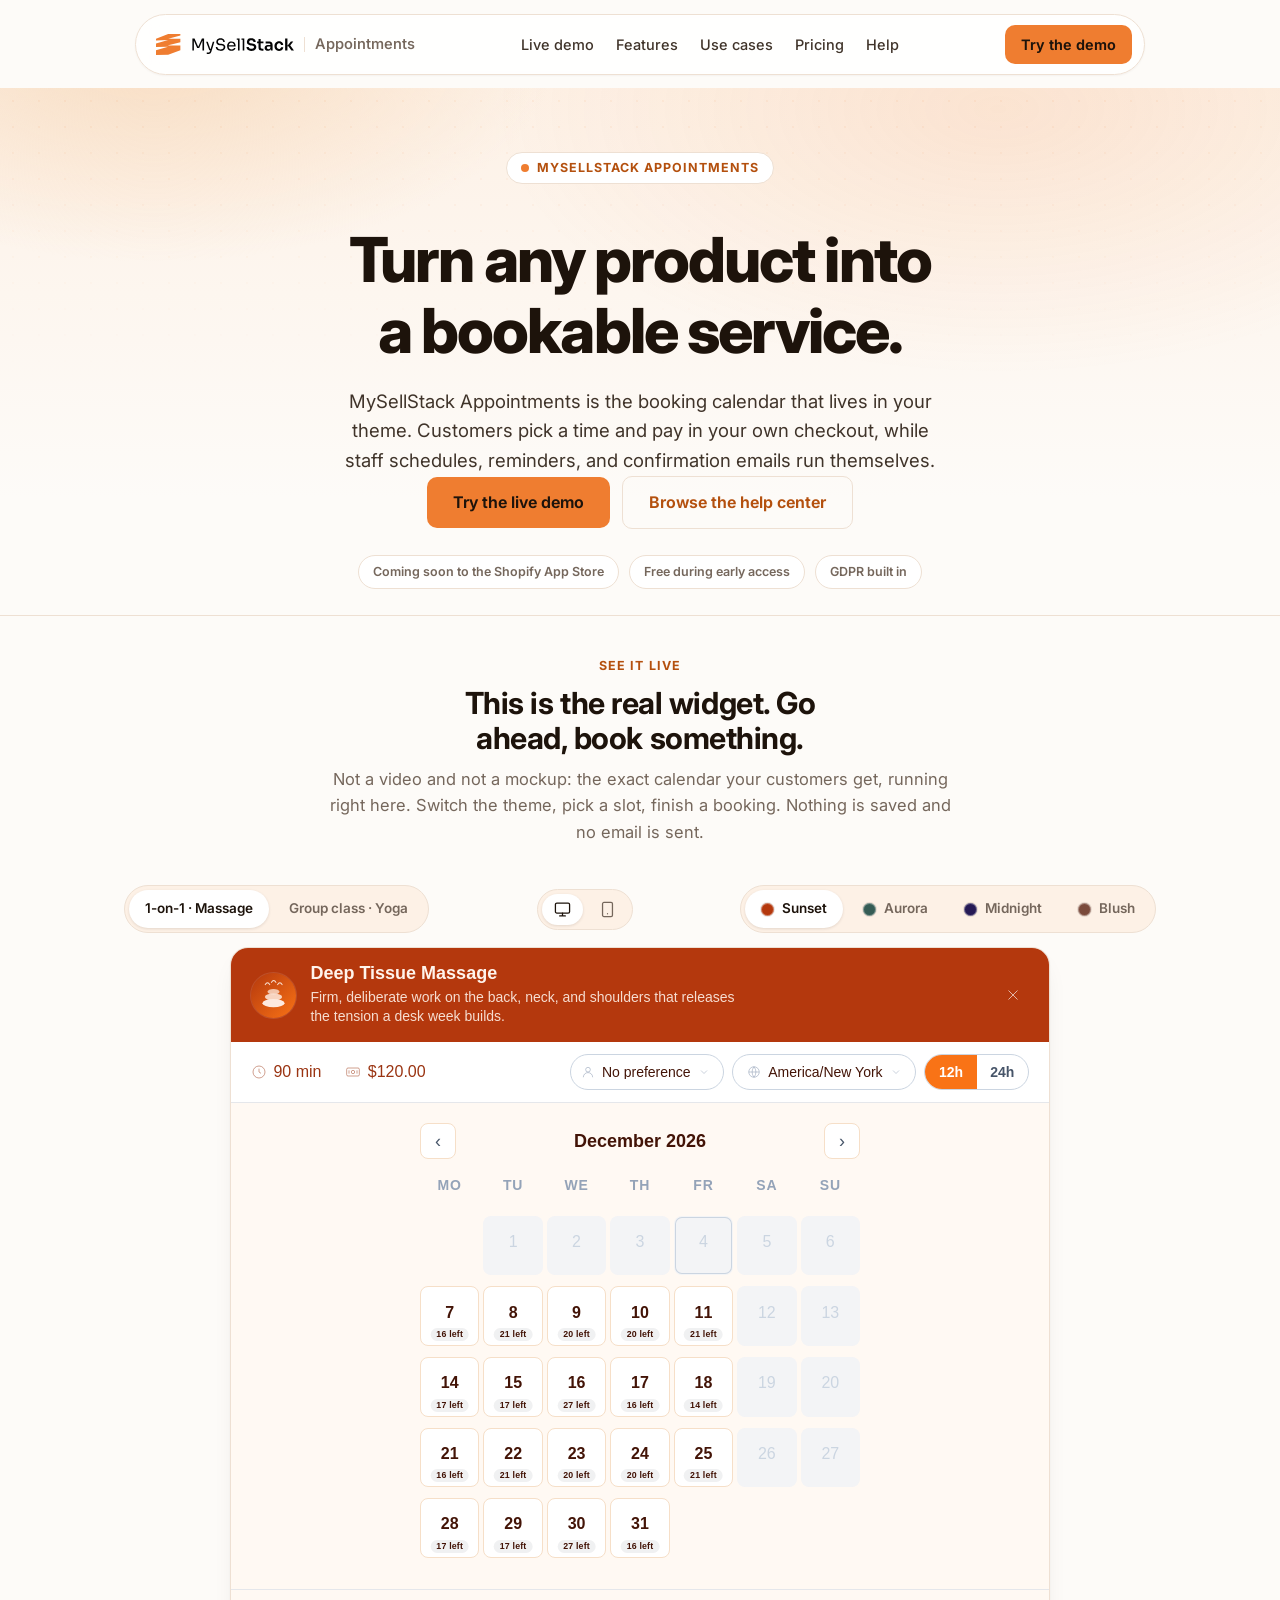
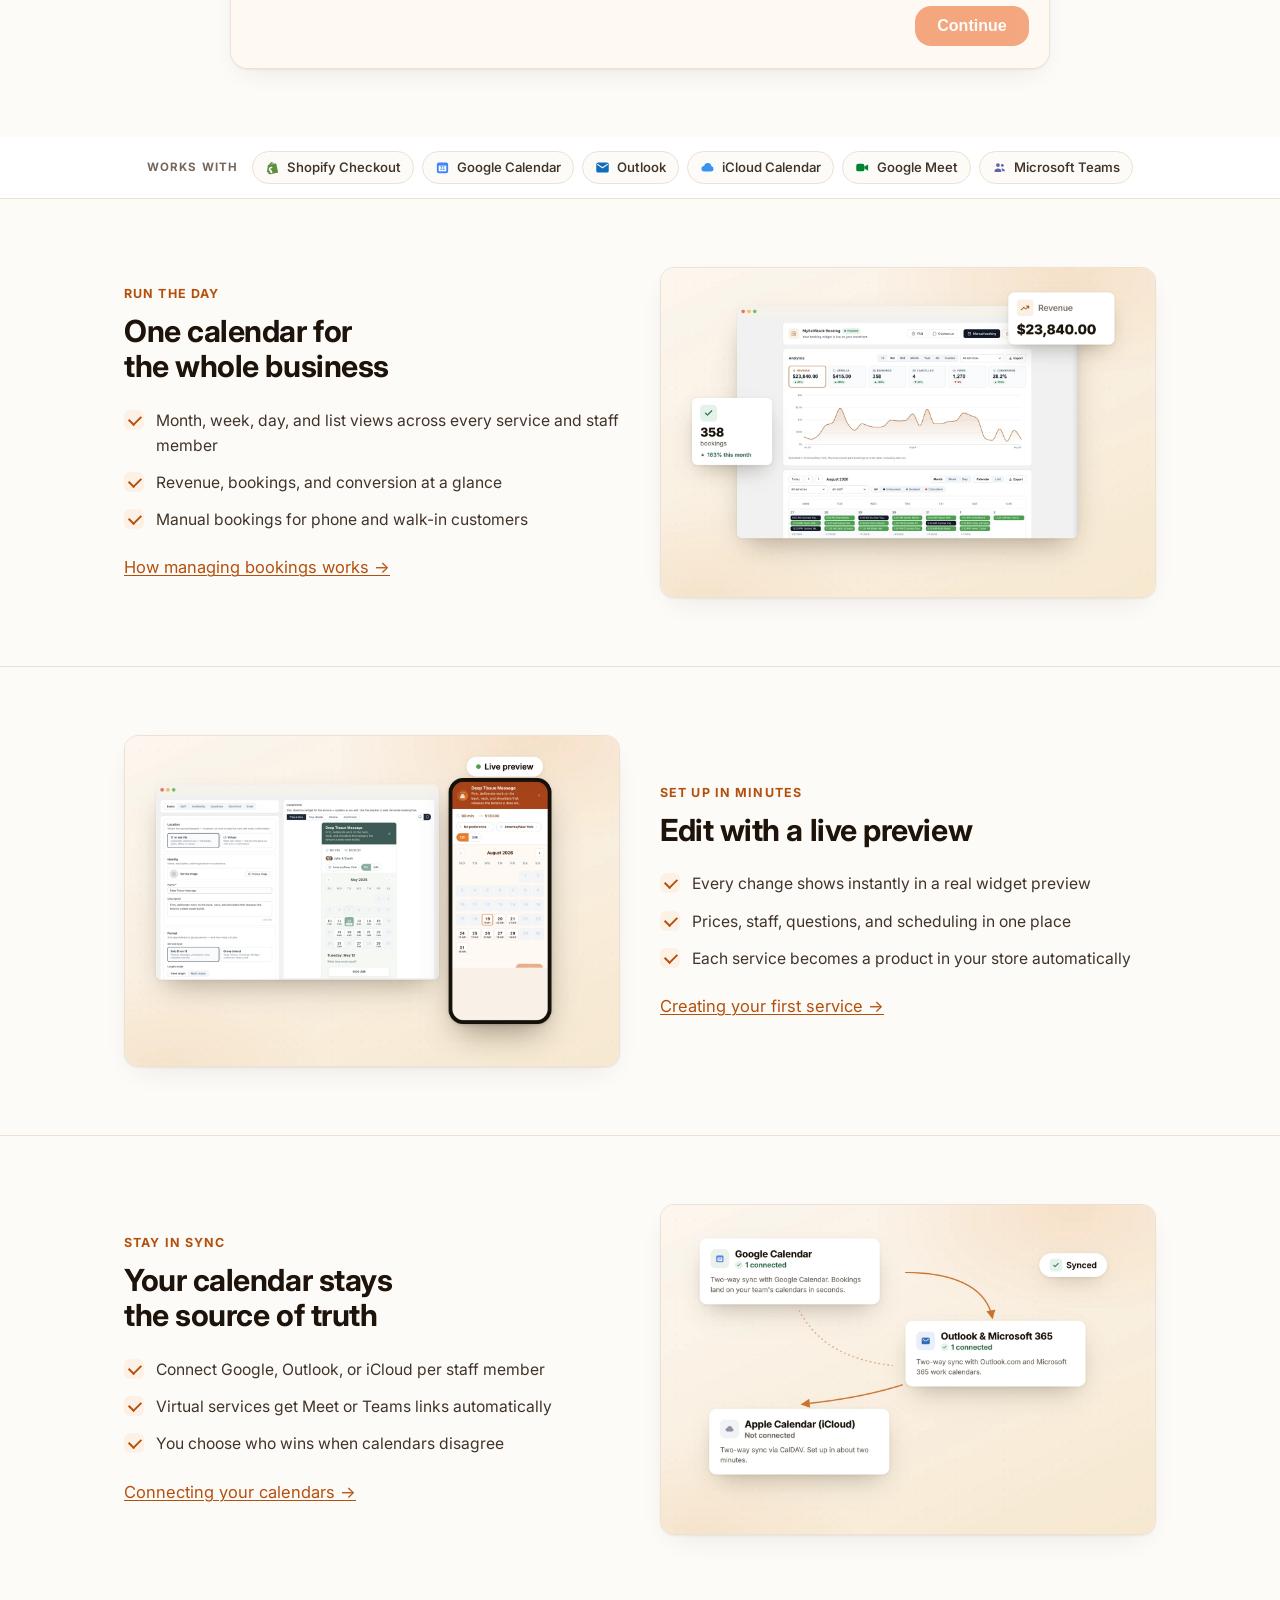
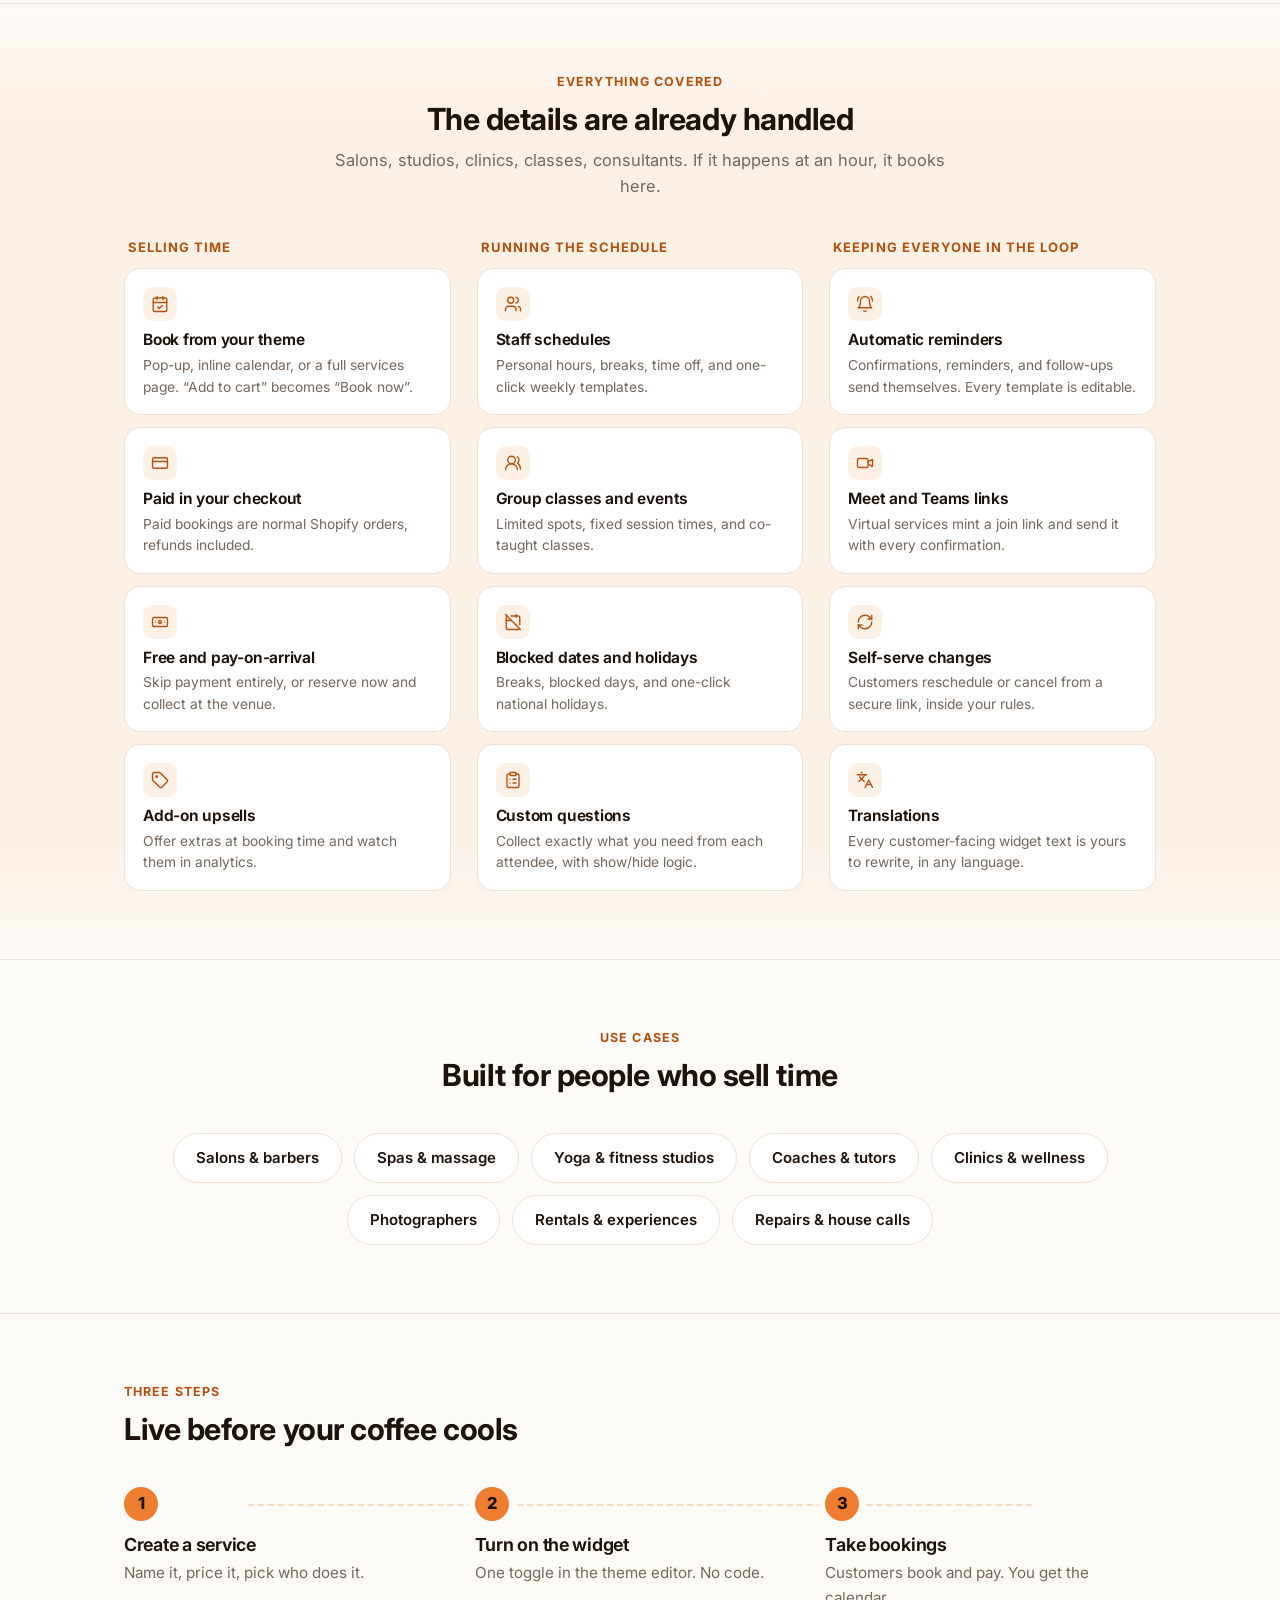
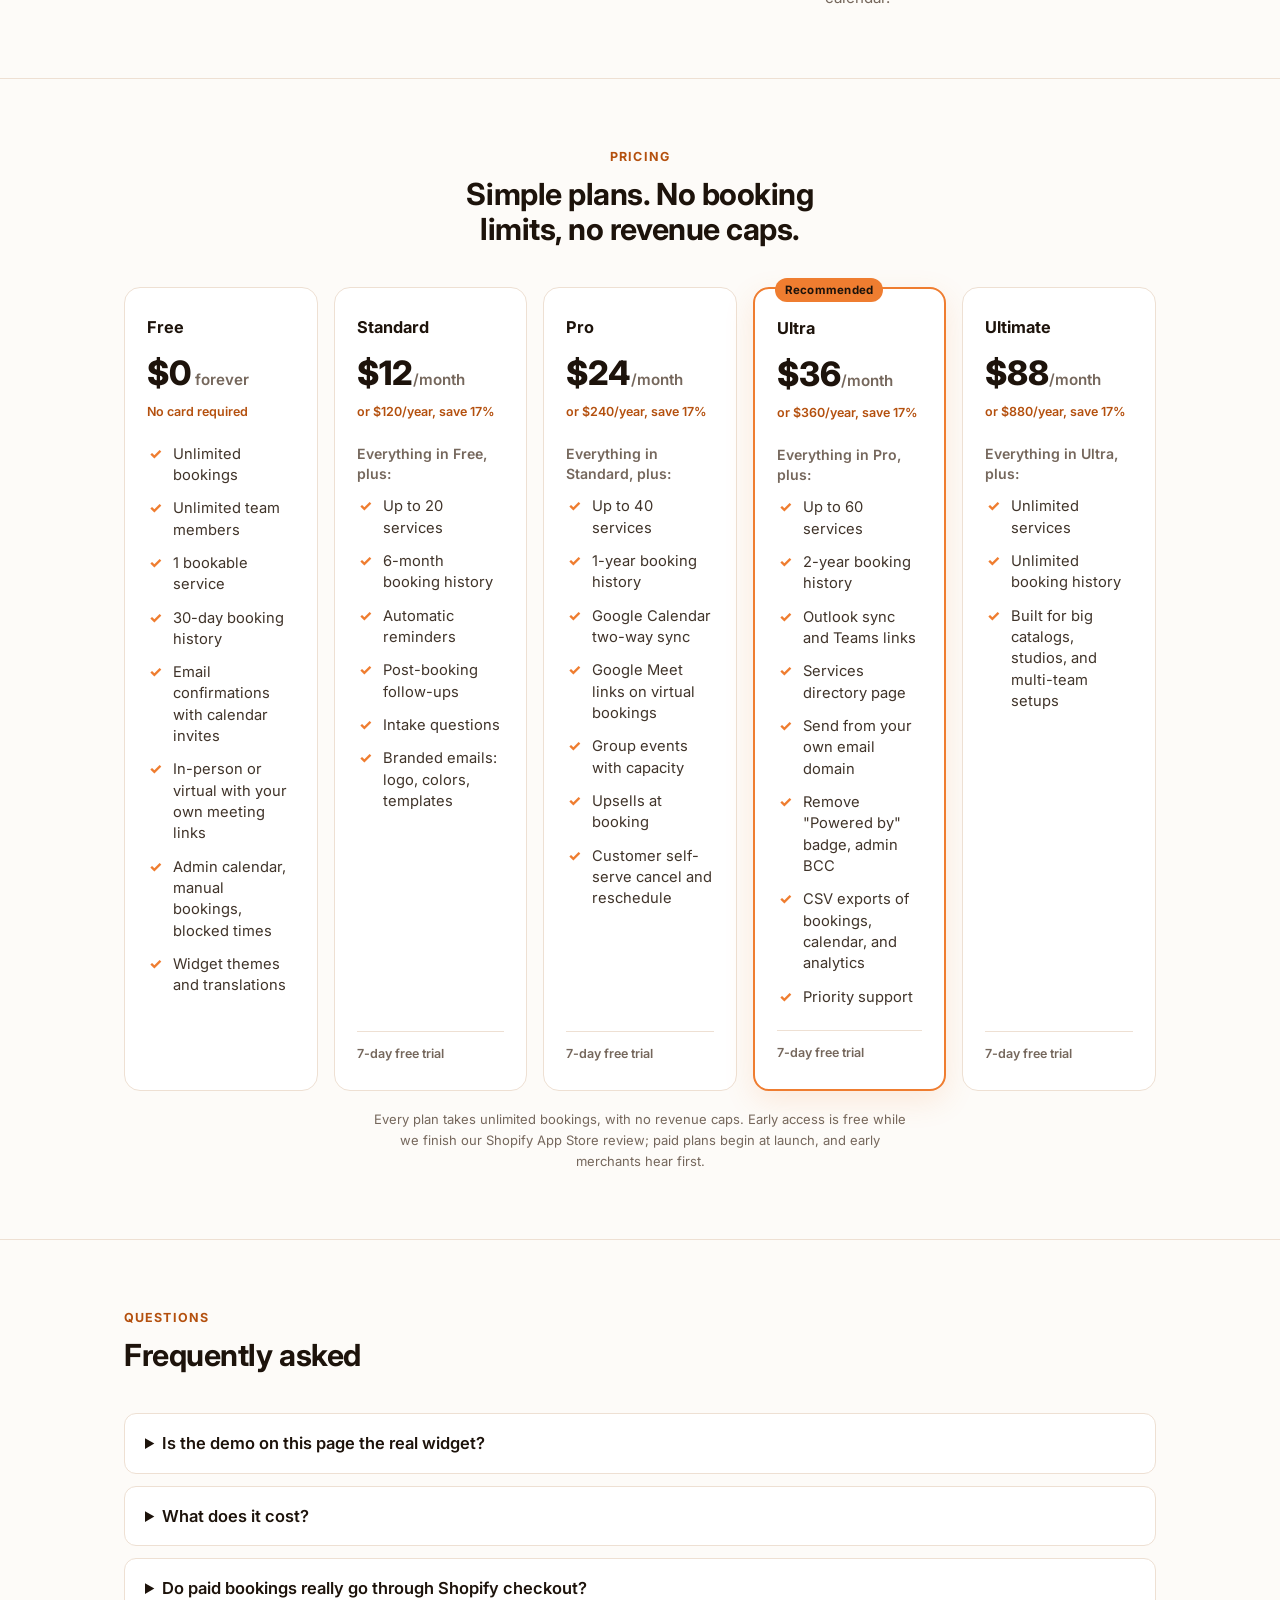
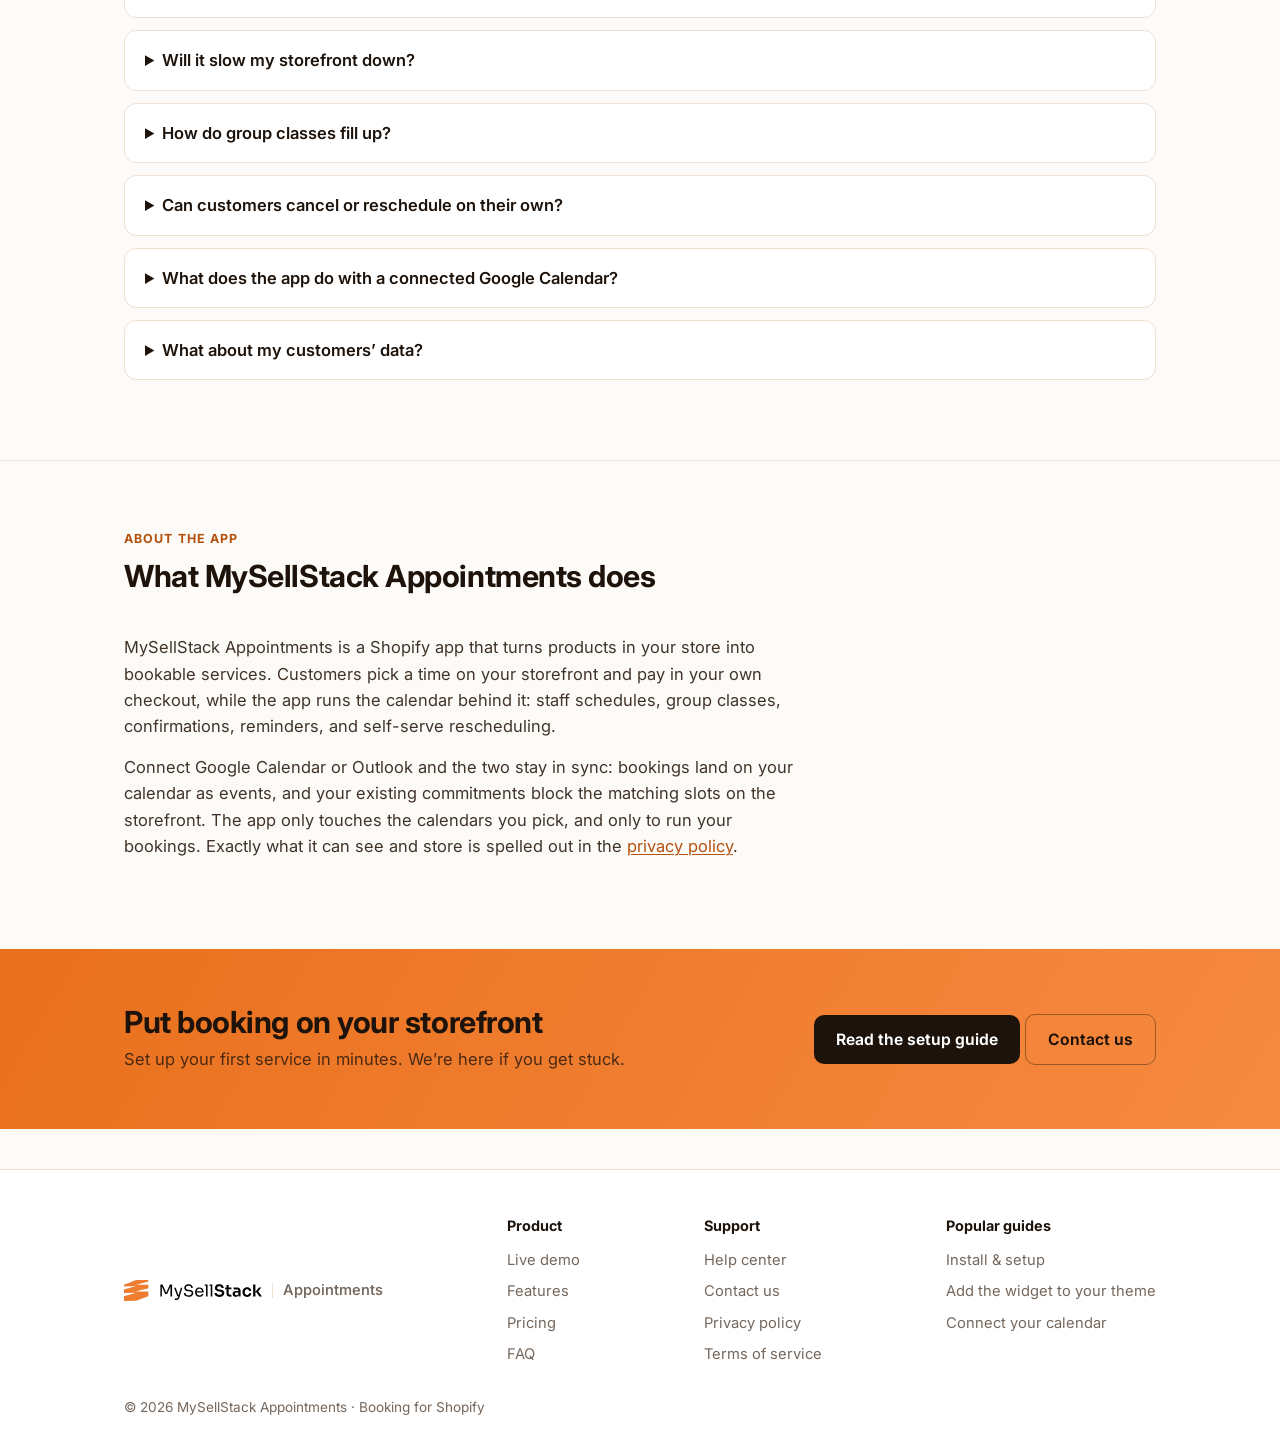
<file: index.html>
<!doctype html>
<html lang="en">
<head>
  <meta charset="utf-8">
  <meta name="viewport" content="width=device-width, initial-scale=1">
  <meta name="theme-color" content="#ef7d30">
  <title>MySellStack Appointments · Appointment booking for Shopify</title>
  <meta name="description" content="MySellStack Appointments adds appointment booking to your Shopify storefront. Try the live booking widget, switch themes, and see how services, staff, and reminders work together.">
  <meta property="og:type" content="website">
  <meta property="og:title" content="MySellStack Appointments · Appointment booking for Shopify">
  <meta property="og:description" content="Turn any product into a bookable service. Try the real booking widget live, right on the homepage.">
  <meta property="og:url" content="https://mysellstack.com/">
  <meta property="og:site_name" content="MySellStack Appointments">
  <meta property="og:image" content="https://mysellstack.com/assets/home-hero-scene.webp">
  <meta name="twitter:card" content="summary_large_image">
  <script type="application/ld+json">
  {
    "@context": "https://schema.org",
    "@type": "SoftwareApplication",
    "name": "MySellStack Appointments",
    "url": "https://mysellstack.com/",
    "applicationCategory": "BusinessApplication",
    "operatingSystem": "Web",
    "description": "MySellStack Appointments is a Shopify app that adds appointment booking to your storefront. Customers pick a time and pay in your own checkout, while the app runs staff schedules, group classes, reminders, and two-way calendar sync with Google Calendar and Outlook.",
    "offers": { "@type": "Offer", "price": "0", "priceCurrency": "USD" },
    "publisher": { "@type": "Organization", "name": "MySellStack", "url": "https://mysellstack.com/" }
  }
  </script>
  <link rel="icon" href="data:image/svg+xml,%3Csvg xmlns='http://www.w3.org/2000/svg' viewBox='0 0 64 64'%3E%3Crect width='64' height='64' rx='14' fill='%23ef7d30'/%3E%3Cpolygon fill='%23040404' transform='translate(10.4 13.35) scale(0.877)' points='24.8 9.45 49.27 3.16 49.27 .05 24.65 0 24.65 0 0 9.83 0 12.93 24.46 12.3 24.63 12.25 24.63 12.35 24.46 12.35 0 19.34 0 26.49 24.46 25.86 24.63 25.81 24.63 25.99 24.46 25.99 24.46 26 0 32.97 0 42.52 24.46 41.9 24.59 41.89 24.6 41.89 24.64 41.87 49.27 32.74 49.27 23.2 24.8 23.14 24.8 23.13 24.64 23.18 24.64 23.01 24.8 23.01 49.27 16.72 49.27 9.57 24.64 9.45 24.8 9.45'/%3E%3C/svg%3E">
  <link rel="apple-touch-icon" href="assets/brand/apple-touch-icon.png">
  <link rel="preconnect" href="https://fonts.googleapis.com">
  <link rel="preconnect" href="https://fonts.gstatic.com" crossorigin>
  <link rel="stylesheet" href="https://fonts.googleapis.com/css2?family=Inter:wght@400;500;650;700;800&display=swap">
  <script>document.documentElement.classList.add("js");</script>
  <link rel="stylesheet" href="css/site.css?v=6">
</head>
<body class="v3">

<header class="pill-nav" id="top">
  <div class="pill-nav-inner">
    <a class="brand" href="index.html"><img class="brand-logo" src="assets/brand/mysellstack-wordmark.svg" alt="MySellStack Appointments" width="279" height="43"><span class="brand-sub" aria-hidden="true">Appointments</span></a>
    <nav class="pill-links">
      <a href="#demo">Live demo</a>
      <a href="#features">Features</a>
      <a href="#use-cases">Use cases</a>
      <a href="#pricing">Pricing</a>
      <a href="help/index.html">Help</a>
    </nav>
    <a class="btn btn-sm" href="#demo">Try the demo</a>
  </div>
</header>

<main>
  <section class="hero hero-center">
    <div class="wrap">
      <span class="eyebrow eyebrow-live"><span class="pulse"></span>MySellStack Appointments</span>
      <h1>Turn any product into<br>a bookable service.</h1>
      <p class="lede">
        MySellStack Appointments is the booking calendar that lives in your
        theme. Customers pick a time and pay in your own checkout, while
        staff schedules, reminders, and confirmation emails run themselves.
      </p>
      <div class="cta-row cta-center">
        <a class="btn btn-lg" href="#demo">Try the live demo</a>
        <a class="btn btn-ghost btn-lg" href="help/index.html">Browse the help center</a>
      </div>
      <div class="badge-row">
        <span class="badge-chip">Coming soon to the Shopify App Store</span>
        <span class="badge-chip">Free during early access</span>
        <span class="badge-chip">GDPR built in</span>
      </div>
    </div>
  </section>

  <section class="section demo-section" id="demo">
    <div class="wrap">
      <div class="section-head section-head-center reveal">
        <div class="kicker">See it live</div>
        <h2>This is the real widget. Go ahead, book something.</h2>
        <p>Not a video and not a mockup: the exact calendar your customers
           get, running right here. Switch the theme, pick a slot, finish a
           booking. Nothing is saved and no email is sent.</p>
      </div>

      <div class="demo-controls reveal">
        <div class="demo-tabs" role="group" aria-label="Demo service">
          <button type="button" class="demo-tab is-active" aria-pressed="true" data-demo-product="15000934023279">
            1-on-1 · Massage
          </button>
          <button type="button" class="demo-tab" aria-pressed="false" data-demo-product="14988618661999">
            Group class · Yoga
          </button>
        </div>
        <div class="view-toggle" role="group" aria-label="Preview width">
          <button type="button" class="view-btn is-active" aria-pressed="true" aria-label="Desktop width" data-demo-view="desktop">
            <svg viewBox="0 0 24 24" fill="none" stroke="currentColor" stroke-width="1.8" stroke-linecap="round" stroke-linejoin="round"><rect x="2" y="3" width="20" height="14" rx="2"/><path d="M8 21h8M12 17v4"/></svg>
          </button>
          <button type="button" class="view-btn" aria-pressed="false" aria-label="Phone width" data-demo-view="mobile">
            <svg viewBox="0 0 24 24" fill="none" stroke="currentColor" stroke-width="1.8" stroke-linecap="round" stroke-linejoin="round"><rect x="5" y="2" width="14" height="20" rx="2"/><path d="M12 18h.01"/></svg>
          </button>
        </div>
        <div class="demo-themes" role="group" aria-label="Widget theme">
          <button type="button" class="theme-pill is-active" aria-pressed="true" data-demo-theme="sunset">
            <span class="swatch" style="background:#B4380D"></span>Sunset
          </button>
          <button type="button" class="theme-pill" aria-pressed="false" data-demo-theme="aurora">
            <span class="swatch" style="background:#355C55"></span>Aurora
          </button>
          <button type="button" class="theme-pill" aria-pressed="false" data-demo-theme="midnight">
            <span class="swatch" style="background:#251A55"></span>Midnight
          </button>
          <button type="button" class="theme-pill" aria-pressed="false" data-demo-theme="blush">
            <span class="swatch" style="background:#7A4A3B"></span>Blush
          </button>
        </div>
      </div>

      <div class="demo-stage reveal" id="demo-stage">
        <noscript><p class="demo-note" style="padding:40px 20px">The live demo
           needs JavaScript. Everything else on this page works without it.</p></noscript>
        <iframe id="demo-frame" src="demo/frame.html?theme=sunset&amp;product=15000934023279"
          title="Live booking widget demo" loading="lazy" scrolling="no"></iframe>
      </div>
    </div>
  </section>

  <div class="trust">
    <div class="wrap trust-row">
      <span class="trust-label">Works with</span>
      <span class="chip"><svg viewBox="0 0 24 24" fill="#5E8E3E"><path d="M15.5 5.5c-.2-.1-.4-.1-.6 0l-.9.3C13.6 4.2 12.6 3 11.2 3 9.1 3 7.6 5.3 7 7.3l-1.8.6c-.5.2-.6.3-.7.9L3 19.5 14.3 21.7 21 20 18 5.9c0-.2-.2-.4-.5-.4h-.7l-1.3.1zM12.9 6.2l-1.6.5c.3-1 .9-2.1 1.6-2.1.3 0 .5.2.7.5-.3.3-.5.7-.7 1.1zm-1.7-1.7c.2-.2.4-.3.6-.3.9 0 1.4.9 1.7 2.2l-2.9.9c.1-1 .3-2.1.6-2.8zM12 11.2l-.8 2.5s-.7-.4-1.6-.3c-1.3.1-1.3.9-1.3 1.1 0 1.2 3.2 1.7 3.4 4.5.1 2.2-1.2 3.7-3.1 3.9-2.3.1-3.5-1.2-3.5-1.2l.5-2.1s1.3 1 2.3.9c.7 0 .9-.6.9-.9 0-1.6-2.6-1.7-2.8-4.3-.1-2.2 1.3-4.4 4.4-4.6 1.2-.1 1.6.5 1.6.5z"/></svg>Shopify Checkout</span>
      <span class="chip"><svg viewBox="0 0 24 24"><rect x="3" y="4" width="18" height="17" rx="3" fill="#4285F4"/><rect x="6" y="9" width="12" height="9" fill="#fff"/><text x="12" y="16.4" font-family="Arial, sans-serif" font-size="7.4" font-weight="bold" fill="#4285F4" text-anchor="middle">31</text></svg>Google Calendar</span>
      <span class="chip"><svg viewBox="0 0 24 24"><rect x="2" y="4" width="20" height="16" rx="3" fill="#0F6CBD"/><path d="m4 7 8 5.5L20 7" stroke="#fff" stroke-width="1.7" fill="none" stroke-linecap="round" stroke-linejoin="round"/></svg>Outlook</span>
      <span class="chip"><svg viewBox="0 0 24 24" fill="#3693F3"><path d="M18.4 10.1A6 6 0 0 0 6.6 9.4 4.5 4.5 0 0 0 7 18.4h10.5a4.2 4.2 0 0 0 .9-8.3z"/></svg>iCloud Calendar</span>
      <span class="chip"><svg viewBox="0 0 24 24"><rect x="2" y="6" width="13" height="12" rx="3" fill="#00832D"/><path d="M15 10.5 21 7v10l-6-3.5z" fill="#00832D"/></svg>Google Meet</span>
      <span class="chip"><svg viewBox="0 0 24 24" fill="#6264A7"><circle cx="9.5" cy="8" r="3"/><circle cx="16.5" cy="8.6" r="2.2"/><path d="M4 19a5.5 5.5 0 0 1 11 0zM15.9 13.5a4.6 4.6 0 0 1 4.6 4.6h-4a7 7 0 0 0-1.6-4.2 4.6 4.6 0 0 1 1-.4z"/></svg>Microsoft Teams</span>
    </div>
  </div>

  <section class="section" id="tour">
    <div class="wrap grid-2 reveal">
      <div>
        <div class="kicker">Run the day</div>
        <h2>One calendar for the whole business</h2>
        <ul class="checks">
          <li>Month, week, day, and list views across every service and staff member</li>
          <li>Revenue, bookings, and conversion at a glance</li>
          <li>Manual bookings for phone and walk-in customers</li>
        </ul>
        <p><a href="help/manage-bookings.html">How managing bookings works →</a></p>
      </div>
      <figure class="shot">
        <img src="assets/home-dashboard-scene.webp" alt="The admin dashboard in a browser window showing revenue analytics, with floating revenue and bookings stat cards" width="1536" height="1024" loading="lazy">
      </figure>
    </div>
  </section>

  <section class="section">
    <div class="wrap grid-2 reveal">
      <figure class="shot">
        <img src="assets/home-editor-scene.webp" alt="The service editor with the live storefront preview shown on a phone beside it" width="1536" height="1024" loading="lazy">
      </figure>
      <div>
        <div class="kicker">Set up in minutes</div>
        <h2>Edit with a live preview</h2>
        <ul class="checks">
          <li>Every change shows instantly in a real widget preview</li>
          <li>Prices, staff, questions, and scheduling in one place</li>
          <li>Each service becomes a product in your store automatically</li>
        </ul>
        <p><a href="help/create-a-service.html">Creating your first service →</a></p>
      </div>
    </div>
  </section>

  <section class="section">
    <div class="wrap grid-2 reveal">
      <div>
        <div class="kicker">Stay in sync</div>
        <h2>Your calendar stays the source of truth</h2>
        <ul class="checks">
          <li>Connect Google, Outlook, or iCloud per staff member</li>
          <li>Virtual services get Meet or Teams links automatically</li>
          <li>You choose who wins when calendars disagree</li>
        </ul>
        <p><a href="help/connect-calendars.html">Connecting your calendars →</a></p>
      </div>
      <figure class="shot">
        <img src="assets/home-integrations-scene.webp" alt="Google, Microsoft and Apple calendar connection cards linked by two-way sync arrows" width="1536" height="1024" loading="lazy">
      </figure>
    </div>
  </section>

  <section class="section section-tinted" id="features">
    <div class="wrap">
      <div class="section-head section-head-center reveal">
        <div class="kicker">Everything covered</div>
        <h2>The details are already handled</h2>
        <p>Salons, studios, clinics, classes, consultants. If it happens at an
           hour, it books here.</p>
      </div>
      <div class="tile-groups reveal">
        <div class="tile-group">
          <h3 class="group-title">Selling time</h3>
          <div class="tile"><span class="t-icon"><svg viewBox="0 0 24 24" fill="none" stroke="currentColor" stroke-width="1.8" stroke-linecap="round" stroke-linejoin="round"><rect x="3" y="4" width="18" height="18" rx="2"/><path d="M16 2v4M8 2v4M3 10h18"/><path d="m9 16 2 2 4-4"/></svg></span><h3>Book from your theme</h3><p>Pop-up, inline calendar, or a full services page. “Add to cart” becomes “Book now”.</p></div>
          <div class="tile"><span class="t-icon"><svg viewBox="0 0 24 24" fill="none" stroke="currentColor" stroke-width="1.8" stroke-linecap="round" stroke-linejoin="round"><rect x="2" y="5" width="20" height="14" rx="2"/><path d="M2 10h20"/></svg></span><h3>Paid in your checkout</h3><p>Paid bookings are normal Shopify orders, refunds included.</p></div>
          <div class="tile"><span class="t-icon"><svg viewBox="0 0 24 24" fill="none" stroke="currentColor" stroke-width="1.8" stroke-linecap="round" stroke-linejoin="round"><rect x="2" y="6" width="20" height="12" rx="2"/><circle cx="12" cy="12" r="2"/><path d="M6 12h.01M18 12h.01"/></svg></span><h3>Free and pay-on-arrival</h3><p>Skip payment entirely, or reserve now and collect at the venue.</p></div>
          <div class="tile"><span class="t-icon"><svg viewBox="0 0 24 24" fill="none" stroke="currentColor" stroke-width="1.8" stroke-linecap="round" stroke-linejoin="round"><path d="M12.586 2.586A2 2 0 0 0 11.172 2H4a2 2 0 0 0-2 2v7.172a2 2 0 0 0 .586 1.414l8.704 8.704a2.426 2.426 0 0 0 3.42 0l6.58-6.58a2.426 2.426 0 0 0 0-3.42z"/><circle cx="7.5" cy="7.5" r="1"/></svg></span><h3>Add-on upsells</h3><p>Offer extras at booking time and watch them in analytics.</p></div>
        </div>
        <div class="tile-group">
          <h3 class="group-title">Running the schedule</h3>
          <div class="tile"><span class="t-icon"><svg viewBox="0 0 24 24" fill="none" stroke="currentColor" stroke-width="1.8" stroke-linecap="round" stroke-linejoin="round"><path d="M16 21v-2a4 4 0 0 0-4-4H6a4 4 0 0 0-4 4v2"/><circle cx="9" cy="7" r="4"/><path d="M22 21v-2a4 4 0 0 0-3-3.87M16 3.13a4 4 0 0 1 0 7.75"/></svg></span><h3>Staff schedules</h3><p>Personal hours, breaks, time off, and one-click weekly templates.</p></div>
          <div class="tile"><span class="t-icon"><svg viewBox="0 0 24 24" fill="none" stroke="currentColor" stroke-width="1.8" stroke-linecap="round" stroke-linejoin="round"><path d="M18 21a8 8 0 0 0-16 0"/><circle cx="10" cy="8" r="5"/><path d="M22 20c0-3.37-2-6.5-4-8a5 5 0 0 0-.45-8.3"/></svg></span><h3>Group classes and events</h3><p>Limited spots, fixed session times, and co-taught classes.</p></div>
          <div class="tile"><span class="t-icon"><svg viewBox="0 0 24 24" fill="none" stroke="currentColor" stroke-width="1.8" stroke-linecap="round" stroke-linejoin="round"><path d="M4.2 4.2A2 2 0 0 0 3 6v14a2 2 0 0 0 2 2h14a2 2 0 0 0 1.8-1.2"/><path d="M21 15.5V6a2 2 0 0 0-2-2H9.5"/><path d="M16 2v4M3 10h7M21 10h-.5"/><path d="m2 2 20 20"/></svg></span><h3>Blocked dates and holidays</h3><p>Breaks, blocked days, and one-click national holidays.</p></div>
          <div class="tile"><span class="t-icon"><svg viewBox="0 0 24 24" fill="none" stroke="currentColor" stroke-width="1.8" stroke-linecap="round" stroke-linejoin="round"><rect x="8" y="2" width="8" height="4" rx="1"/><path d="M16 4h2a2 2 0 0 1 2 2v14a2 2 0 0 1-2 2H6a2 2 0 0 1-2-2V6a2 2 0 0 1 2-2h2"/><path d="M12 11h4M12 16h4M8 11h.01M8 16h.01"/></svg></span><h3>Custom questions</h3><p>Collect exactly what you need from each attendee, with show/hide logic.</p></div>
        </div>
        <div class="tile-group">
          <h3 class="group-title">Keeping everyone in the loop</h3>
          <div class="tile"><span class="t-icon"><svg viewBox="0 0 24 24" fill="none" stroke="currentColor" stroke-width="1.8" stroke-linecap="round" stroke-linejoin="round"><path d="M6 8a6 6 0 0 1 12 0c0 7 3 9 3 9H3s3-2 3-9"/><path d="M10.3 21a1.94 1.94 0 0 0 3.4 0"/><path d="M4 2C2.8 3.7 2 5.7 2 8M22 8c0-2.3-.8-4.3-2-6"/></svg></span><h3>Automatic reminders</h3><p>Confirmations, reminders, and follow-ups send themselves. Every template is editable.</p></div>
          <div class="tile"><span class="t-icon"><svg viewBox="0 0 24 24" fill="none" stroke="currentColor" stroke-width="1.8" stroke-linecap="round" stroke-linejoin="round"><path d="m16 13 5.2 3.5a.5.5 0 0 0 .8-.42V7.87a.5.5 0 0 0-.75-.43L16 10.5"/><rect x="2" y="6" width="14" height="12" rx="2"/></svg></span><h3>Meet and Teams links</h3><p>Virtual services mint a join link and send it with every confirmation.</p></div>
          <div class="tile"><span class="t-icon"><svg viewBox="0 0 24 24" fill="none" stroke="currentColor" stroke-width="1.8" stroke-linecap="round" stroke-linejoin="round"><path d="M3 12a9 9 0 0 1 9-9 9.75 9.75 0 0 1 6.74 2.74L21 8"/><path d="M21 3v5h-5"/><path d="M21 12a9 9 0 0 1-9 9 9.75 9.75 0 0 1-6.74-2.74L3 16"/><path d="M8 16H3v5"/></svg></span><h3>Self-serve changes</h3><p>Customers reschedule or cancel from a secure link, inside your rules.</p></div>
          <div class="tile"><span class="t-icon"><svg viewBox="0 0 24 24" fill="none" stroke="currentColor" stroke-width="1.8" stroke-linecap="round" stroke-linejoin="round"><path d="m5 8 6 6"/><path d="m4 14 6-6 2-3"/><path d="M2 5h12"/><path d="M7 2h1"/><path d="m22 22-5-10-5 10"/><path d="M14 18h6"/></svg></span><h3>Translations</h3><p>Every customer-facing widget text is yours to rewrite, in any language.</p></div>
        </div>
      </div>
    </div>
  </section>

  <section class="section" id="use-cases">
    <div class="wrap">
      <div class="section-head section-head-center reveal">
        <div class="kicker">Use cases</div>
        <h2>Built for people who sell time</h2>
      </div>
      <div class="case-grid reveal">
        <span class="case-chip">Salons &amp; barbers</span>
        <span class="case-chip">Spas &amp; massage</span>
        <span class="case-chip">Yoga &amp; fitness studios</span>
        <span class="case-chip">Coaches &amp; tutors</span>
        <span class="case-chip">Clinics &amp; wellness</span>
        <span class="case-chip">Photographers</span>
        <span class="case-chip">Rentals &amp; experiences</span>
        <span class="case-chip">Repairs &amp; house calls</span>
      </div>
    </div>
  </section>

  <section class="section" id="how">
    <div class="wrap">
      <div class="section-head reveal">
        <div class="kicker">Three steps</div>
        <h2>Live before your coffee cools</h2>
      </div>
      <div class="steps reveal">
        <div class="step">
          <span class="n"></span>
          <h3>Create a service</h3>
          <p>Name it, price it, pick who does it.</p>
        </div>
        <div class="step">
          <span class="n"></span>
          <h3>Turn on the widget</h3>
          <p>One toggle in the theme editor. No code.</p>
        </div>
        <div class="step">
          <span class="n"></span>
          <h3>Take bookings</h3>
          <p>Customers book and pay. You get the calendar.</p>
        </div>
      </div>
    </div>
  </section>

  <section class="section" id="pricing">
    <div class="wrap">
      <div class="section-head section-head-center reveal">
        <div class="kicker">Pricing</div>
        <h2>Simple plans. No booking limits, no revenue caps.</h2>
      </div>
      <div class="plans-grid reveal">
        <div class="plan-card">
          <div class="plan-name">Free</div>
          <div class="plan-price">$0<span> forever</span></div>
          <div class="plan-annual">No card required</div>
          <ul class="plan-list">
            <li>Unlimited bookings</li>
            <li>Unlimited team members</li>
            <li>1 bookable service</li>
            <li>30-day booking history</li>
            <li>Email confirmations with calendar invites</li>
            <li>In-person or virtual with your own meeting links</li>
            <li>Admin calendar, manual bookings, blocked times</li>
            <li>Widget themes and translations</li>
          </ul>
        </div>
        <div class="plan-card">
          <div class="plan-name">Standard</div>
          <div class="plan-price">$12<span>/month</span></div>
          <div class="plan-annual">or $120/year, save 17%</div>
          <ul class="plan-list">
            <li class="plan-inherit">Everything in Free, plus:</li>
            <li>Up to 20 services</li>
            <li>6-month booking history</li>
            <li>Automatic reminders</li>
            <li>Post-booking follow-ups</li>
            <li>Intake questions</li>
            <li>Branded emails: logo, colors, templates</li>
          </ul>
          <div class="plan-trial">7-day free trial</div>
        </div>
        <div class="plan-card">
          <div class="plan-name">Pro</div>
          <div class="plan-price">$24<span>/month</span></div>
          <div class="plan-annual">or $240/year, save 17%</div>
          <ul class="plan-list">
            <li class="plan-inherit">Everything in Standard, plus:</li>
            <li>Up to 40 services</li>
            <li>1-year booking history</li>
            <li>Google Calendar two-way sync</li>
            <li>Google Meet links on virtual bookings</li>
            <li>Group events with capacity</li>
            <li>Upsells at booking</li>
            <li>Customer self-serve cancel and reschedule</li>
          </ul>
          <div class="plan-trial">7-day free trial</div>
        </div>
        <div class="plan-card plan-featured">
          <div class="plan-tag">Recommended</div>
          <div class="plan-name">Ultra</div>
          <div class="plan-price">$36<span>/month</span></div>
          <div class="plan-annual">or $360/year, save 17%</div>
          <ul class="plan-list">
            <li class="plan-inherit">Everything in Pro, plus:</li>
            <li>Up to 60 services</li>
            <li>2-year booking history</li>
            <li>Outlook sync and Teams links</li>
            <li>Services directory page</li>
            <li>Send from your own email domain</li>
            <li>Remove "Powered by" badge, admin BCC</li>
            <li>CSV exports of bookings, calendar, and analytics</li>
            <li>Priority support</li>
          </ul>
          <div class="plan-trial">7-day free trial</div>
        </div>
        <div class="plan-card">
          <div class="plan-name">Ultimate</div>
          <div class="plan-price">$88<span>/month</span></div>
          <div class="plan-annual">or $880/year, save 17%</div>
          <ul class="plan-list">
            <li class="plan-inherit">Everything in Ultra, plus:</li>
            <li>Unlimited services</li>
            <li>Unlimited booking history</li>
            <li>Built for big catalogs, studios, and multi-team setups</li>
          </ul>
          <div class="plan-trial">7-day free trial</div>
        </div>
      </div>
      <p class="plans-note reveal">Every plan takes unlimited bookings, with no
         revenue caps. Early access is free while we finish our Shopify App
         Store review; paid plans begin at launch, and early merchants hear
         first.</p>
    </div>
  </section>

  <section class="section" id="faq">
    <div class="wrap">
      <div class="section-head reveal">
        <div class="kicker">Questions</div>
        <h2>Frequently asked</h2>
      </div>
      <details>
        <summary>Is the demo on this page the real widget?</summary>
        <p>Yes. It is the exact JavaScript bundle our theme extension ships to
        storefronts, running against sample data instead of a live shop. What
        you see is what your customers get.</p>
      </details>
      <details>
        <summary>What does it cost?</summary>
        <p>Free covers one service with unlimited bookings and 30 days of
        history. Standard ($12/month) raises that to 20 services with
        reminders and branded emails; Pro ($24/month) to 40 services with
        Google Calendar sync, Meet links, group events, and upsells; Ultra
        ($36/month) to 60 services with Outlook and Teams, your own sending
        domain, and CSV exports. Ultimate ($88/month) removes the limits:
        unlimited services and unlimited history. Paid plans carry a 7-day
        free trial, charges land on your regular Shopify invoice, and no plan
        caps your bookings or your revenue. During early access everything is
        free.</p>
      </details>
      <details>
        <summary>Do paid bookings really go through Shopify checkout?</summary>
        <p>Yes. A paid service books through your store’s own checkout, so
        taxes, payment methods, discounts, and order history work the way they
        already do. Free and pay-on-arrival services book instantly without
        payment.</p>
      </details>
      <details>
        <summary>Will it slow my storefront down?</summary>
        <p>No. The widget ships in a Shopify theme app extension served from
        Shopify’s CDN, and its script loads deferred so it never blocks your
        page from rendering. Booking UI appears only on booking pages.</p>
      </details>
      <details>
        <summary>How do group classes fill up?</summary>
        <p>You set the capacity per class. Slots show how many places are
        left, stop selling when full, and can run at fixed times with one or
        several teachers.</p>
      </details>
      <details>
        <summary>Can customers cancel or reschedule on their own?</summary>
        <p>On the Pro, Ultra, and Ultimate plans, every booking email links to a
        secure page where the customer can reschedule or cancel within the
        notice windows you set. On any plan, you can reschedule or cancel any
        booking from the admin yourself.</p>
      </details>
      <details>
        <summary>What does the app do with a connected Google Calendar?</summary>
        <p>Two jobs. Your bookings appear on the calendar as proper events,
        with Google Meet links on virtual services, and busy times on the
        calendars you pick keep those slots from being booked twice. That is
        the whole story: your calendar is never used for ads, never sold,
        and access ends the moment you disconnect it, either in the app or
        from your Google account. The
        <a href="https://appointments.mysellstack.com/privacy">privacy
        policy</a> covers the fine print.</p>
      </details>
      <details>
        <summary>What about my customers’ data?</summary>
        <p>Booking data is processed only to run your bookings. It is never
        sold and never used for advertising. Erasure requests, retention
        limits, and encrypted backups are built in. Read the
        <a href="https://appointments.mysellstack.com/privacy">privacy policy</a>.</p>
      </details>
    </div>
  </section>

  <!-- No reveal animation here: this section must be visible to
       non-scrolling crawlers (OAuth branding review reads it). -->
  <section class="section" id="about">
    <div class="wrap">
      <div class="section-head">
        <div class="kicker">About the app</div>
        <h2>What MySellStack Appointments does</h2>
      </div>
      <p class="about-copy">MySellStack Appointments is a Shopify app
      that turns products in your store into bookable services. Customers
      pick a time on your storefront and pay in your own checkout, while the
      app runs the calendar behind it: staff schedules, group classes,
      confirmations, reminders, and self-serve rescheduling.</p>
      <p class="about-copy">Connect Google Calendar or Outlook and
      the two stay in sync: bookings land on your calendar as events, and
      your existing commitments block the matching slots on the storefront.
      The app only touches the calendars you pick, and only to run your
      bookings. Exactly what it can see and store is spelled out in the
      <a href="https://appointments.mysellstack.com/privacy">privacy
      policy</a>.</p>
    </div>
  </section>

  <section class="cta-band">
    <div class="wrap cta-inner">
      <div>
        <h2>Put booking on your storefront</h2>
        <p>Set up your first service in minutes. We’re here if you get stuck.</p>
      </div>
      <div class="cta-row">
        <a class="btn btn-invert" href="help/install-and-setup.html">Read the setup guide</a>
        <a class="btn btn-outline" href="help/index.html#contact">Contact us</a>
      </div>
    </div>
  </section>
</main>

<footer class="site-foot">
  <div class="wrap foot-grid">
    <a class="brand" href="index.html"><img class="brand-logo" src="assets/brand/mysellstack-wordmark.svg" alt="MySellStack Appointments" width="279" height="43"><span class="brand-sub" aria-hidden="true">Appointments</span></a>
    <nav aria-label="Product">
      <strong>Product</strong>
      <a href="#demo">Live demo</a>
      <a href="#features">Features</a>
      <a href="#pricing">Pricing</a>
      <a href="#faq">FAQ</a>
    </nav>
    <nav aria-label="Support">
      <strong>Support</strong>
      <a href="help/index.html">Help center</a>
      <a href="help/index.html#contact">Contact us</a>
      <a href="https://appointments.mysellstack.com/privacy">Privacy policy</a>
      <a href="https://appointments.mysellstack.com/terms">Terms of service</a>
    </nav>
    <nav aria-label="Guides">
      <strong>Popular guides</strong>
      <a href="help/install-and-setup.html">Install &amp; setup</a>
      <a href="help/add-widget-to-theme.html">Add the widget to your theme</a>
      <a href="help/connect-calendars.html">Connect your calendar</a>
    </nav>
  </div>
  <div class="wrap small-print">© 2026 MySellStack Appointments · Booking for Shopify</div>
</footer>

<script>
(function () {
  "use strict";
  // ---- scroll-reveal (skipped entirely under reduced motion) ----
  var motionOK = !window.matchMedia("(prefers-reduced-motion: reduce)").matches;
  var pending = Array.prototype.slice.call(document.querySelectorAll(".reveal"));
  function show(el) {
    el.classList.add("in");
    var i = pending.indexOf(el);
    if (i !== -1) pending.splice(i, 1);
  }
  if (motionOK && "IntersectionObserver" in window) {
    // Held on window: an observer referenced only by a closure can be
    // collected after its first batch, silently freezing every reveal.
    window.__mssRevealIO = new IntersectionObserver(function (entries) {
      entries.forEach(function (e) {
        if (e.isIntersecting) {
          show(e.target);
          window.__mssRevealIO.unobserve(e.target);
        }
      });
    }, { rootMargin: "0px 0px -8% 0px", threshold: 0.05 });
    pending.slice().forEach(function (el) { window.__mssRevealIO.observe(el); });
    // Scroll-driven belt: if the observer ever goes quiet, anything
    // that has entered the viewport still reveals.
    var ticking = false;
    var sweep = function () {
      ticking = false;
      var limit = window.innerHeight * 0.94;
      pending.slice().forEach(function (el) {
        var r = el.getBoundingClientRect();
        if (r.top < limit && r.bottom > 0) show(el);
      });
      if (!pending.length) window.removeEventListener("scroll", onReveal);
    };
    var onReveal = function () {
      if (!ticking) { ticking = true; requestAnimationFrame(sweep); }
    };
    window.addEventListener("scroll", onReveal, { passive: true });
    sweep();
  } else {
    pending.slice().forEach(show);
  }

  // ---- pill nav elevation on scroll ----
  var nav = document.querySelector(".pill-nav");
  var onScroll = function () {
    nav.classList.toggle("scrolled", window.scrollY > 8);
  };
  window.addEventListener("scroll", onScroll, { passive: true });
  onScroll();

  // ---- demo controls ----
  var demo = { theme: "sunset", product: "15000934023279" };
  var frame = document.getElementById("demo-frame");
  function activate(group, btn) {
    group.forEach(function (b) {
      b.classList.toggle("is-active", b === btn);
      b.setAttribute("aria-pressed", b === btn ? "true" : "false");
    });
  }
  function reloadFrame() {
    // location.replace: switching themes must not pollute the browser's
    // back-button history with iframe navigations.
    var url = new URL("demo/frame.html", window.location.href);
    url.searchParams.set("theme", demo.theme);
    url.searchParams.set("product", demo.product);
    frame.classList.add("loading");
    frame.contentWindow.location.replace(url.href);
  }
  frame.addEventListener("load", function () { frame.classList.remove("loading"); });
  window.addEventListener("message", function (e) {
    if (e.data && typeof e.data.bwDemoHeight === "number") {
      frame.style.height = Math.max(420, e.data.bwDemoHeight) + "px";
    }
  });
  var themeBtns = Array.prototype.slice.call(document.querySelectorAll("[data-demo-theme]"));
  themeBtns.forEach(function (btn) {
    btn.addEventListener("click", function () {
      var t = btn.getAttribute("data-demo-theme");
      if (demo.theme === t) return;
      demo.theme = t;
      activate(themeBtns, btn);
      reloadFrame();
    });
  });
  var viewBtns = Array.prototype.slice.call(document.querySelectorAll("[data-demo-view]"));
  viewBtns.forEach(function (btn) {
    btn.addEventListener("click", function () {
      activate(viewBtns, btn);
      document.getElementById("demo-stage").classList.toggle(
        "mobile", btn.getAttribute("data-demo-view") === "mobile");
    });
  });
  var tabBtns = Array.prototype.slice.call(document.querySelectorAll("[data-demo-product]"));
  tabBtns.forEach(function (btn) {
    btn.addEventListener("click", function () {
      var p = btn.getAttribute("data-demo-product");
      if (demo.product === p) return;
      demo.product = p;
      activate(tabBtns, btn);
      reloadFrame();
    });
  });
})();
</script>

</body>
</html>
</file>
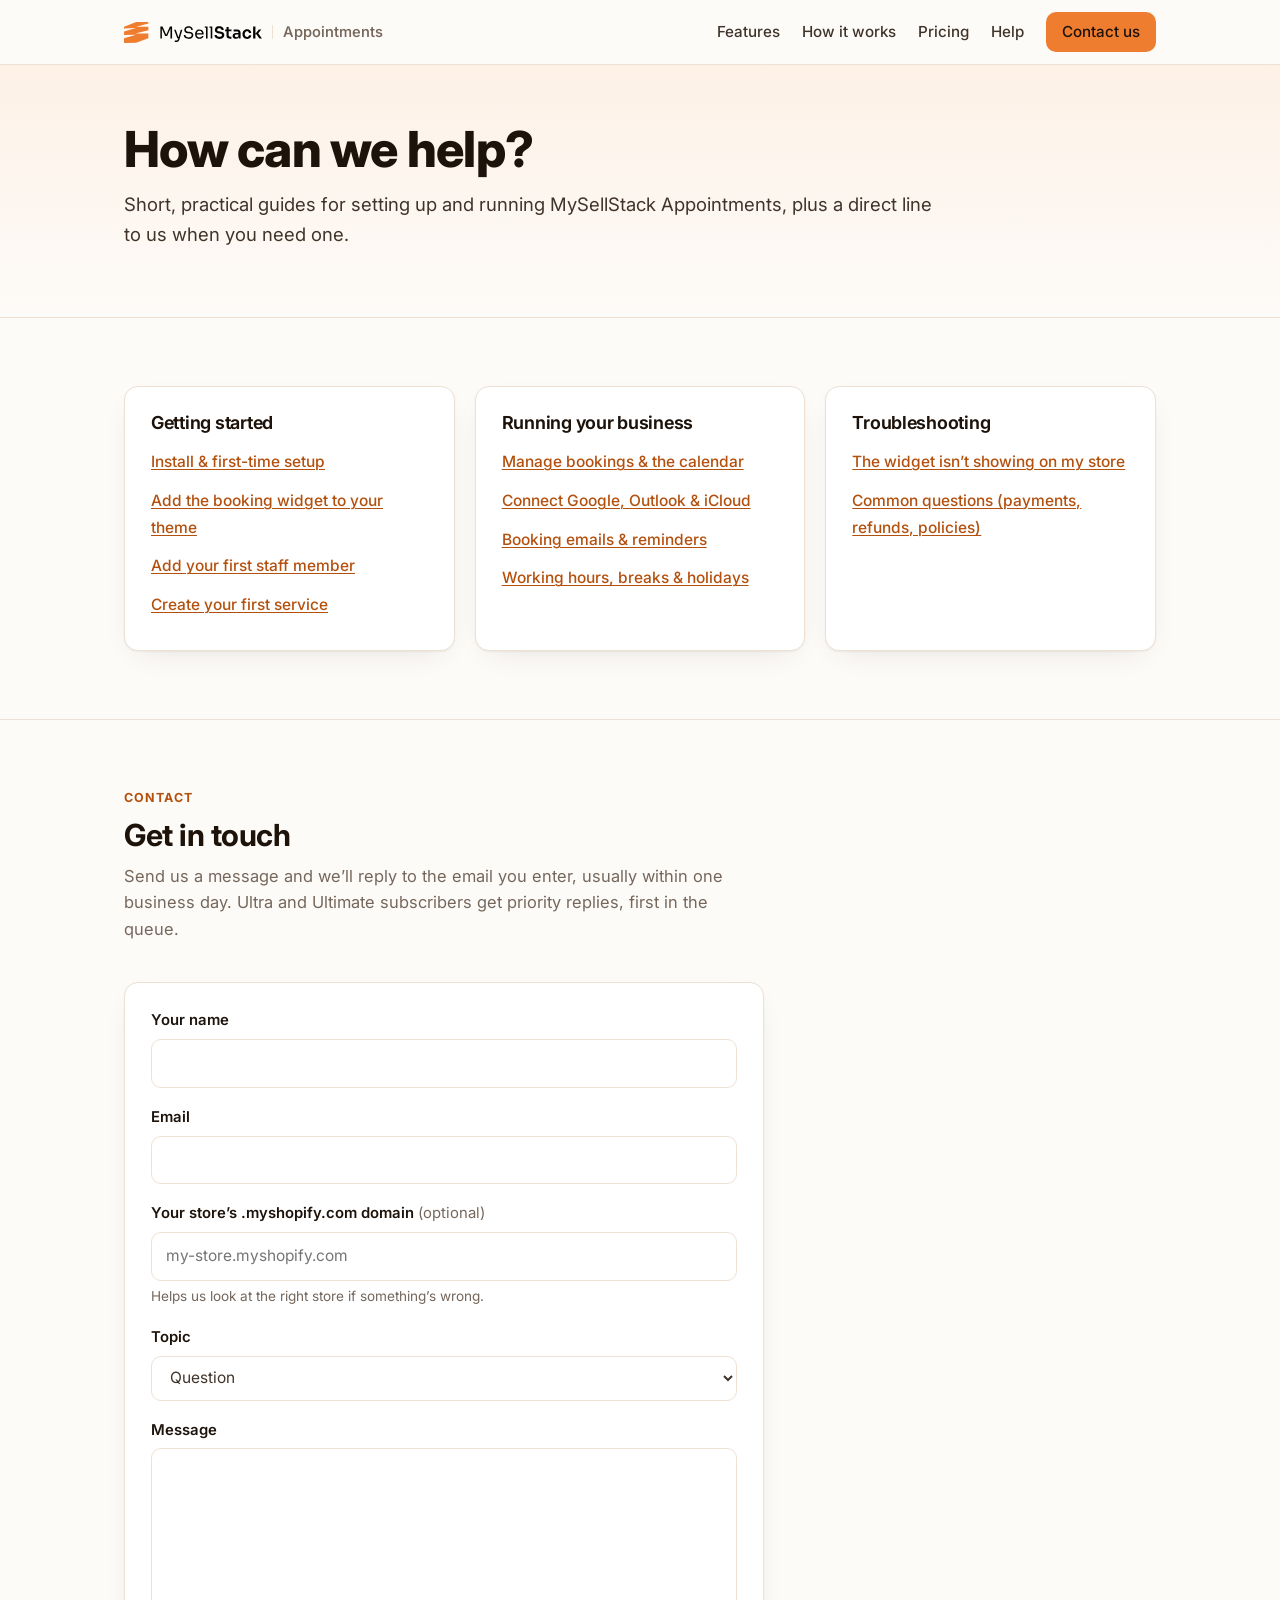
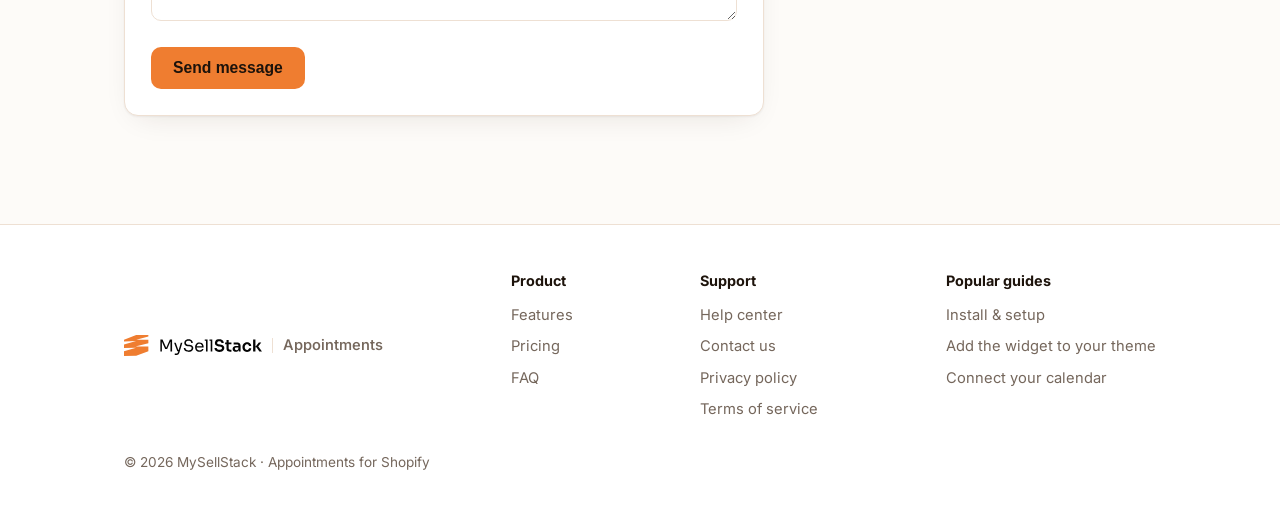
<file: help/index.html>
<!doctype html>
<html lang="en">
<head>
  <meta charset="utf-8">
  <meta name="viewport" content="width=device-width, initial-scale=1">
  <meta name="theme-color" content="#ef7d30">
  <title>Help center · MySellStack Appointments</title>
  <meta name="description" content="Guides and troubleshooting for the MySellStack Appointments Shopify app, plus a direct line to support.">
  <link rel="icon" href="data:image/svg+xml,%3Csvg xmlns='http://www.w3.org/2000/svg' viewBox='0 0 64 64'%3E%3Crect width='64' height='64' rx='14' fill='%23ef7d30'/%3E%3Cpolygon fill='%23040404' transform='translate(10.4 13.35) scale(0.877)' points='24.8 9.45 49.27 3.16 49.27 .05 24.65 0 24.65 0 0 9.83 0 12.93 24.46 12.3 24.63 12.25 24.63 12.35 24.46 12.35 0 19.34 0 26.49 24.46 25.86 24.63 25.81 24.63 25.99 24.46 25.99 24.46 26 0 32.97 0 42.52 24.46 41.9 24.59 41.89 24.6 41.89 24.64 41.87 49.27 32.74 49.27 23.2 24.8 23.14 24.8 23.13 24.64 23.18 24.64 23.01 24.8 23.01 49.27 16.72 49.27 9.57 24.64 9.45 24.8 9.45'/%3E%3C/svg%3E">
  <link rel="preconnect" href="https://fonts.googleapis.com">
  <link rel="preconnect" href="https://fonts.gstatic.com" crossorigin>
  <link rel="stylesheet" href="https://fonts.googleapis.com/css2?family=Inter:wght@400;500;650;700;800&display=swap">
  <link rel="stylesheet" href="../css/site.css">
</head>
<body>

<header class="site-head">
  <div class="wrap bar">
    <a class="brand" href="../index.html"><img class="brand-logo" src="../assets/brand/mysellstack-wordmark.svg" alt="MySellStack Appointments" width="279" height="43"><span class="brand-sub" aria-hidden="true">Appointments</span></a>
    <nav class="nav">
      <a href="../index.html#features">Features</a>
      <a href="../index.html#how">How it works</a>
      <a href="../index.html#pricing">Pricing</a>
      <a href="index.html">Help</a>
      <a class="btn btn-sm" href="#contact">Contact us</a>
    </nav>
  </div>
</header>

<main>
  <section class="help-hero">
    <div class="wrap">
      <h1>How can we help?</h1>
      <p class="lede" style="margin-top:12px">Short, practical guides for setting up and running
      MySellStack Appointments, plus a direct line to us when you need one.</p>
    </div>
  </section>

  <section class="section">
    <div class="wrap help-groups">
      <div class="card">
        <h2>Getting started</h2>
        <ul>
          <li><a href="install-and-setup.html">Install &amp; first-time setup</a></li>
          <li><a href="add-widget-to-theme.html">Add the booking widget to your theme</a></li>
          <li><a href="add-staff.html">Add your first staff member</a></li>
          <li><a href="create-a-service.html">Create your first service</a></li>
        </ul>
      </div>
      <div class="card">
        <h2>Running your business</h2>
        <ul>
          <li><a href="manage-bookings.html">Manage bookings &amp; the calendar</a></li>
          <li><a href="connect-calendars.html">Connect Google, Outlook &amp; iCloud</a></li>
          <li><a href="emails.html">Booking emails &amp; reminders</a></li>
          <li><a href="availability.html">Working hours, breaks &amp; holidays</a></li>
        </ul>
      </div>
      <div class="card">
        <h2>Troubleshooting</h2>
        <ul>
          <li><a href="widget-not-showing.html">The widget isn’t showing on my store</a></li>
          <li><a href="common-questions.html">Common questions (payments, refunds, policies)</a></li>
        </ul>
      </div>
    </div>
  </section>

  <section class="section" id="contact">
    <div class="wrap">
      <div class="section-head">
        <div class="kicker">Contact</div>
        <h2>Get in touch</h2>
        <p>Send us a message and we’ll reply to the email you enter, usually
        within one business day. Ultra and Ultimate subscribers get priority replies,
        first in the queue.</p>
      </div>
      <form class="card contact-card" method="post" action="https://appointments.mysellstack.com/contact">
        <div class="field">
          <label for="cf-name">Your name</label>
          <input id="cf-name" name="name" type="text" required maxlength="120" autocomplete="name">
        </div>
        <div class="field">
          <label for="cf-email">Email</label>
          <input id="cf-email" name="email" type="email" required maxlength="254" autocomplete="email">
        </div>
        <div class="field">
          <label for="cf-shop">Your store’s .myshopify.com domain <span style="font-weight:400;color:var(--muted)">(optional)</span></label>
          <input id="cf-shop" name="shop" type="text" maxlength="120" placeholder="my-store.myshopify.com">
          <div class="hint">Helps us look at the right store if something’s wrong.</div>
        </div>
        <div class="field">
          <label for="cf-topic">Topic</label>
          <select id="cf-topic" name="topic">
            <option>Question</option>
            <option>Help with setup</option>
            <option>Something looks broken</option>
            <option>Feature request</option>
            <option>Privacy or data request</option>
            <option>Other</option>
          </select>
        </div>
        <div class="field">
          <label for="cf-message">Message</label>
          <textarea id="cf-message" name="message" rows="6" required minlength="10" maxlength="5000"></textarea>
        </div>
        <div class="hp" aria-hidden="true">
          <label for="cf-website">Leave this field empty</label>
          <input id="cf-website" name="website" type="text" tabindex="-1" autocomplete="off">
        </div>
        <button class="btn" type="submit">Send message</button>
      </form>
    </div>
  </section>
</main>

<footer class="site-foot">
  <div class="wrap foot-grid">
    <a class="brand" href="../index.html"><img class="brand-logo" src="../assets/brand/mysellstack-wordmark.svg" alt="MySellStack Appointments" width="279" height="43"><span class="brand-sub" aria-hidden="true">Appointments</span></a>
    <nav aria-label="Product">
      <strong>Product</strong>
      <a href="../index.html#features">Features</a>
      <a href="../index.html#pricing">Pricing</a>
      <a href="../index.html#faq">FAQ</a>
    </nav>
    <nav aria-label="Support">
      <strong>Support</strong>
      <a href="index.html">Help center</a>
      <a href="#contact">Contact us</a>
      <a href="https://appointments.mysellstack.com/privacy">Privacy policy</a>
      <a href="https://appointments.mysellstack.com/terms">Terms of service</a>
    </nav>
    <nav aria-label="Guides">
      <strong>Popular guides</strong>
      <a href="install-and-setup.html">Install &amp; setup</a>
      <a href="add-widget-to-theme.html">Add the widget to your theme</a>
      <a href="connect-calendars.html">Connect your calendar</a>
    </nav>
  </div>
  <div class="wrap small-print">© 2026 MySellStack · Appointments for Shopify</div>
</footer>

</body>
</html>
</file>
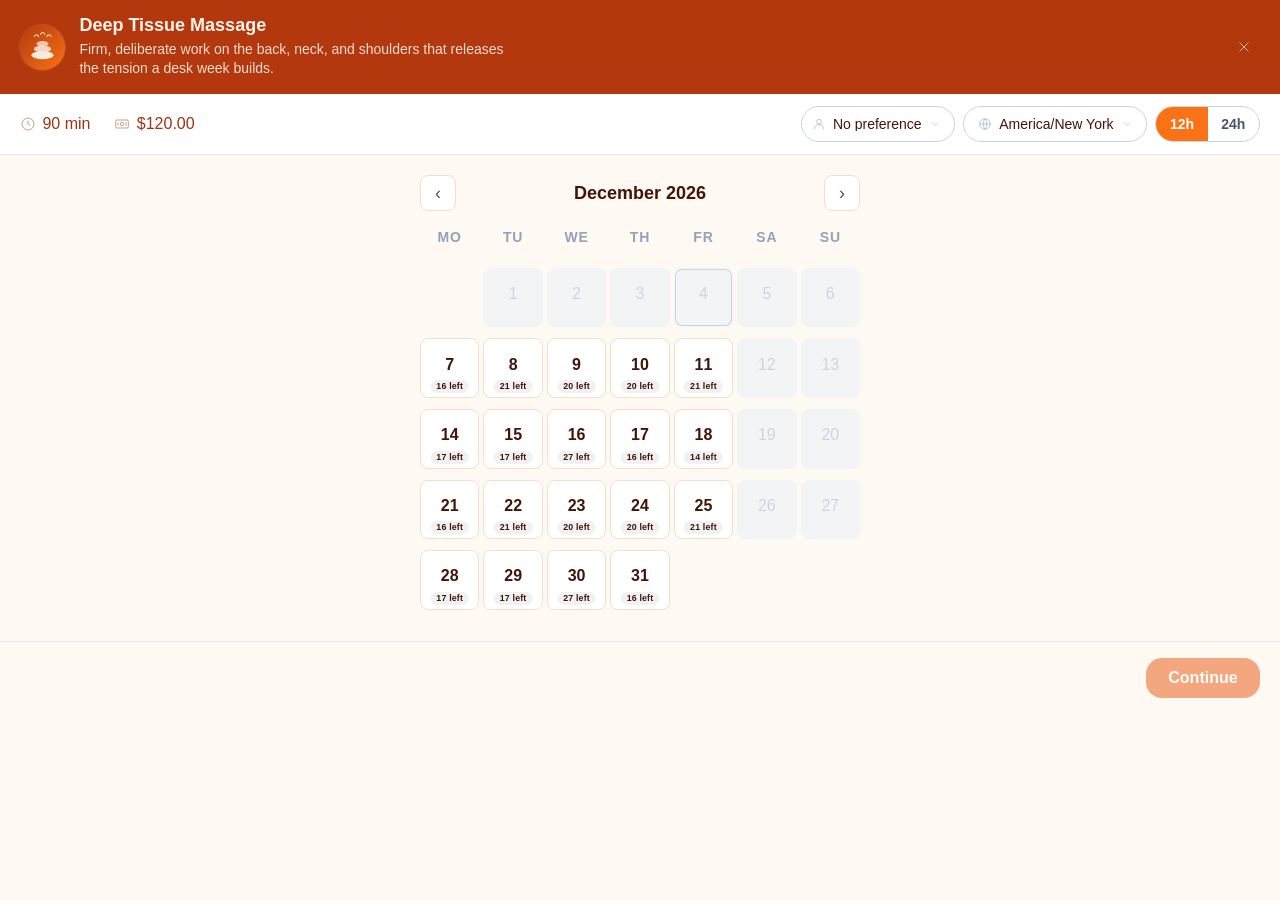
<file: demo/frame.html>
<!doctype html>
<html lang="en">
<head>
  <meta charset="utf-8">
  <meta name="viewport" content="width=device-width, initial-scale=1">
  <title>Booking widget demo</title>
  <link rel="stylesheet" href="widget.css?v=5">
  <style>
    html, body { margin: 0; padding: 0; background: transparent; }
    body { font-family: -apple-system, BlinkMacSystemFont, "Segoe UI", Roboto, sans-serif; }
  </style>
</head>
<body>
  <div id="mount"></div>
  <script src="demo-data.js?v=4"></script>
  <script src="demo-shim.js?v=3"></script>
  <script>
    // Mount the inline widget for the product in the query string. The
    // shim has already read ?theme= and patched fetch, so the real
    // widget bundle below boots exactly as it would on a storefront.
    (function () {
      var params = new URLSearchParams(location.search);
      var DATA = window.__BW_DEMO_DATA__;
      var pid = params.get("product") || "15000934023279";
      var p = DATA.products[pid] || DATA.products["15000934023279"];
      var el = document.createElement("div");
      el.setAttribute("data-booking-widget-inline", "");
      el.setAttribute("data-product-id", pid);
      el.setAttribute("data-product-price", p.price);
      el.setAttribute("data-product-price-cents", String(p.cents));
      el.setAttribute("data-product-currency", "USD");
      document.getElementById("mount").appendChild(el);
      // Paint the frame in the theme's background so nothing white
      // peeks around the widget inside the rounded stage.
      var theme = DATA.themes[params.get("theme") || "sunset"];
      if (theme) document.body.style.background = theme.backgroundColor || "#fff";
      // Keep the parent's stage exactly as tall as the widget.
      var report = function () {
        parent.postMessage({ bwDemoHeight: document.body.scrollHeight }, "*");
      };
      if ("ResizeObserver" in window) {
        new ResizeObserver(report).observe(document.body);
      } else {
        setInterval(report, 600);
      }
      window.addEventListener("load", report);
    })();
  </script>
  <script src="widget.js?v=5" defer></script>
</body>
</html>
</file>
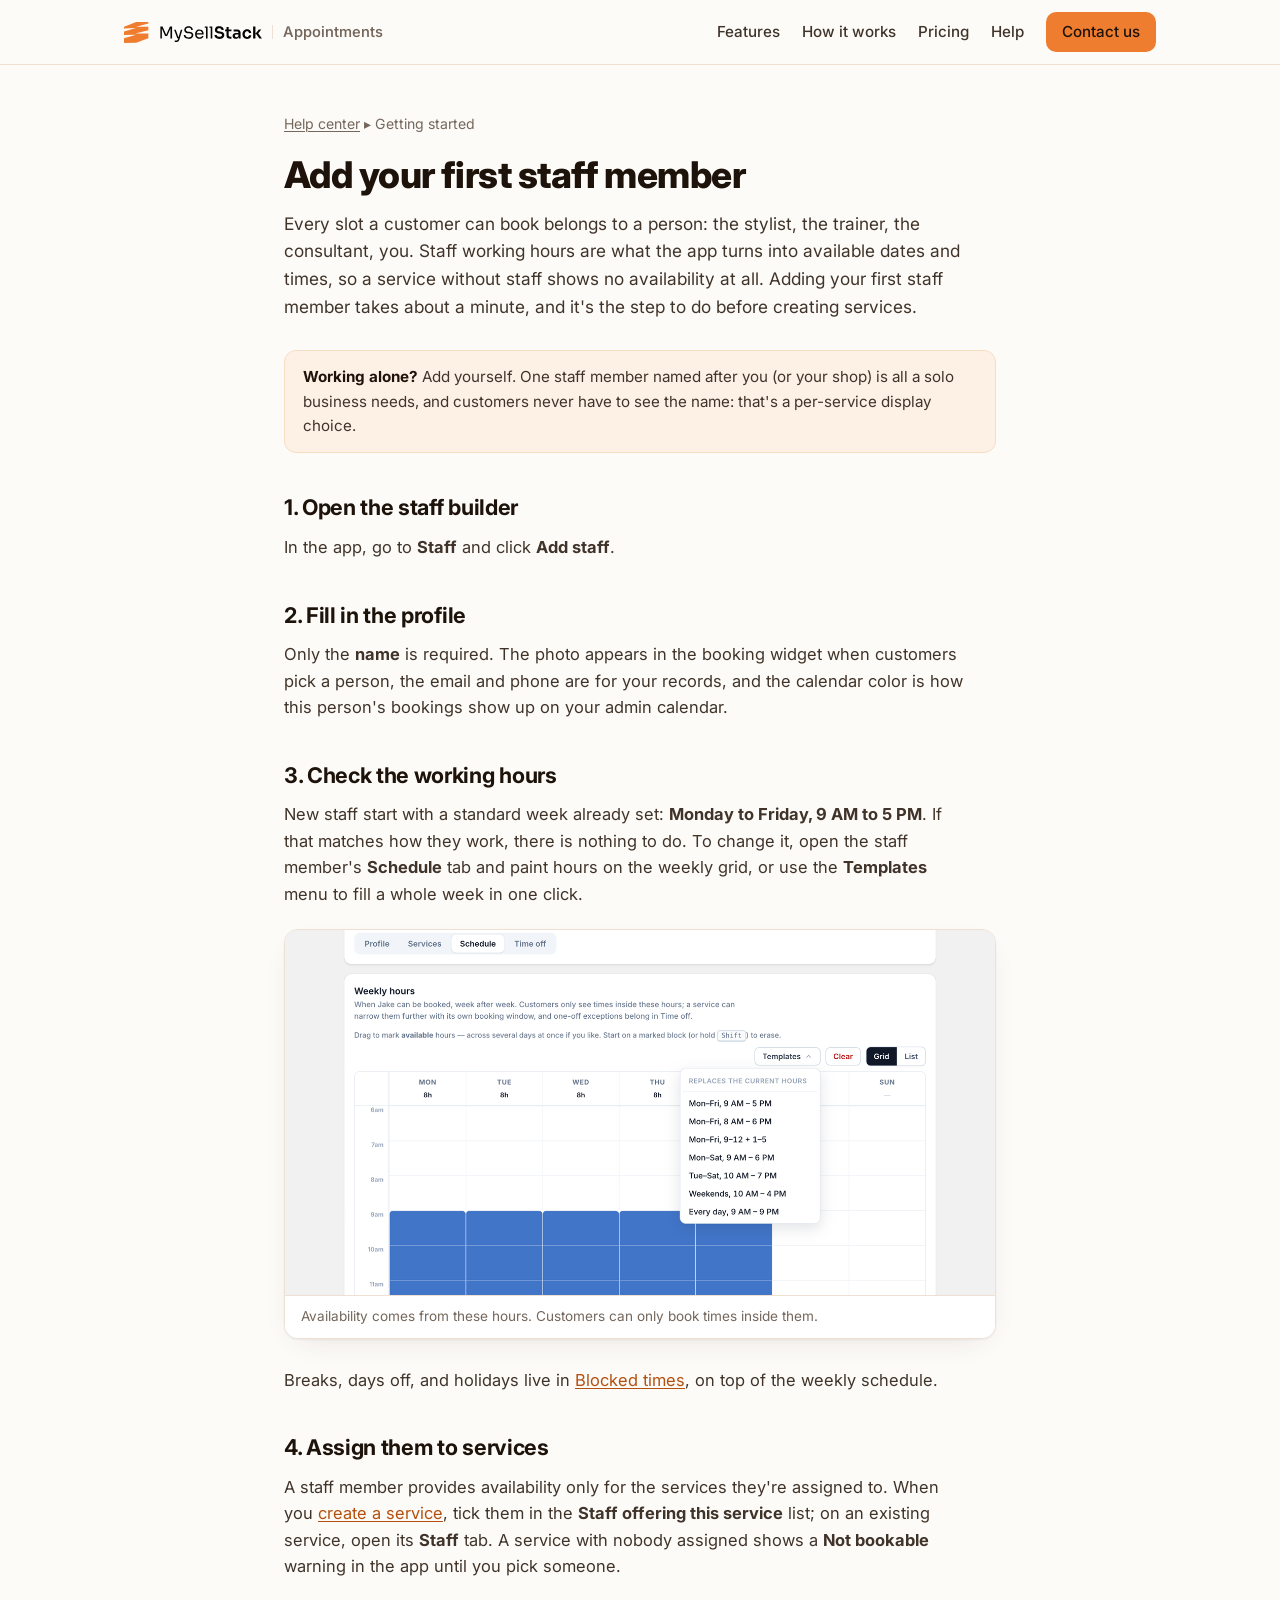
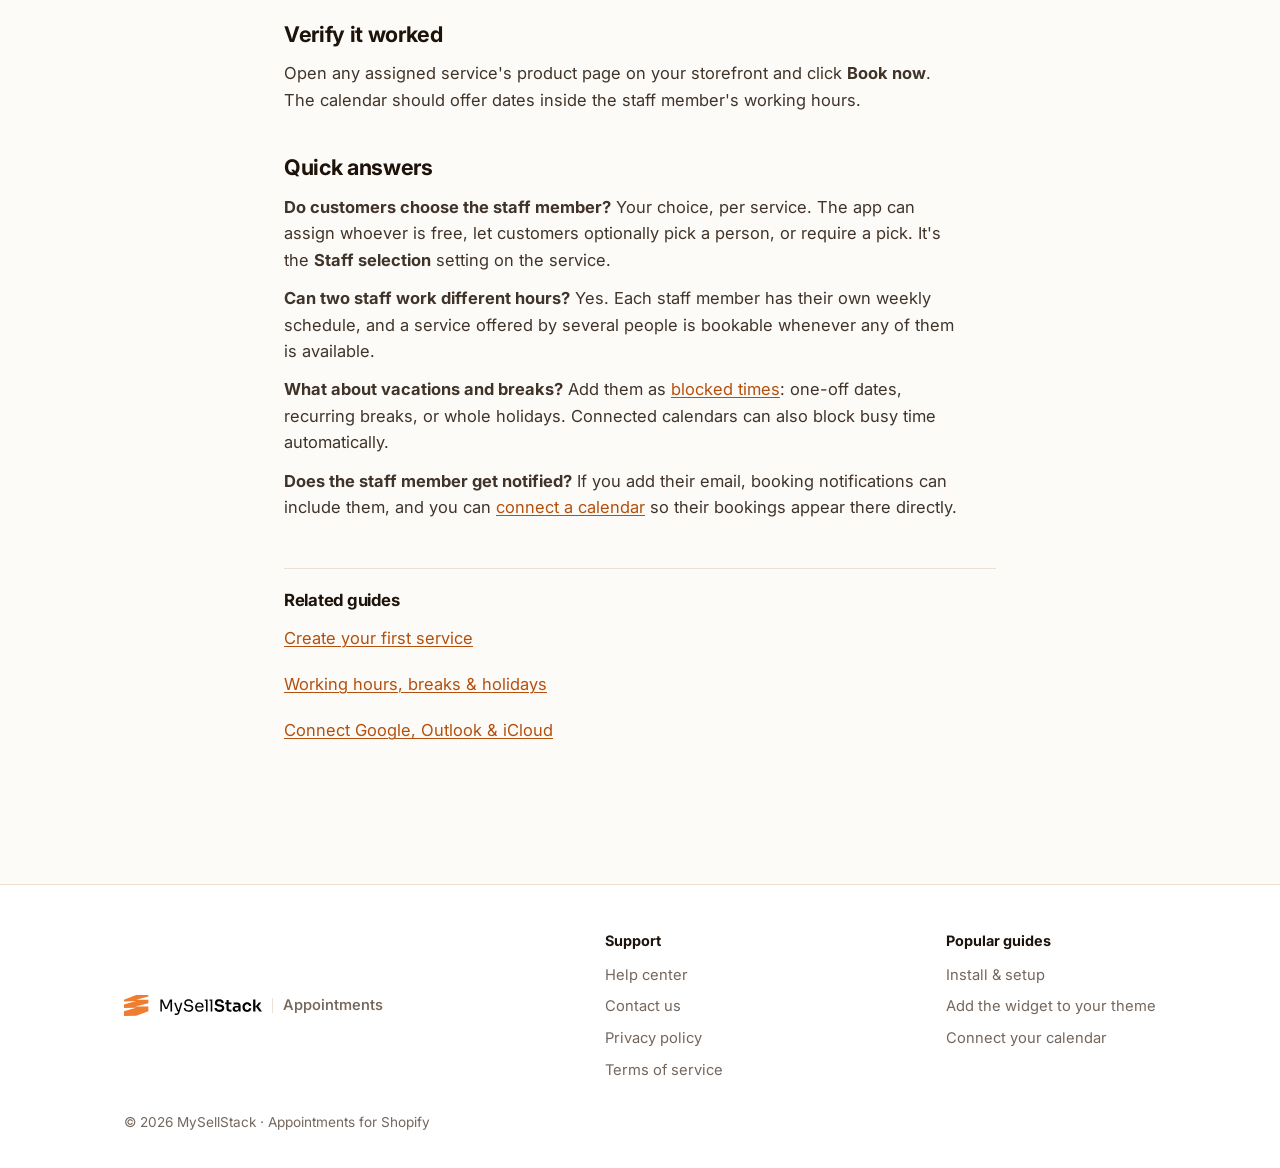
<file: help/add-staff.html>
<!doctype html>
<html lang="en">
<head>
  <meta charset="utf-8">
  <meta name="viewport" content="width=device-width, initial-scale=1">
  <meta name="theme-color" content="#ef7d30">
  <title>Add your first staff member · MySellStack Appointments help</title>
  <meta name="description" content="Why every bookable service needs a staff member, how to add one in under a minute, and how working hours drive the availability customers see.">
  <link rel="icon" href="data:image/svg+xml,%3Csvg xmlns='http://www.w3.org/2000/svg' viewBox='0 0 64 64'%3E%3Crect width='64' height='64' rx='14' fill='%23ef7d30'/%3E%3Cpolygon fill='%23040404' transform='translate(10.4 13.35) scale(0.877)' points='24.8 9.45 49.27 3.16 49.27 .05 24.65 0 24.65 0 0 9.83 0 12.93 24.46 12.3 24.63 12.25 24.63 12.35 24.46 12.35 0 19.34 0 26.49 24.46 25.86 24.63 25.81 24.63 25.99 24.46 25.99 24.46 26 0 32.97 0 42.52 24.46 41.9 24.59 41.89 24.6 41.89 24.64 41.87 49.27 32.74 49.27 23.2 24.8 23.14 24.8 23.13 24.64 23.18 24.64 23.01 24.8 23.01 49.27 16.72 49.27 9.57 24.64 9.45 24.8 9.45'/%3E%3C/svg%3E">
  <link rel="preconnect" href="https://fonts.googleapis.com">
  <link rel="preconnect" href="https://fonts.gstatic.com" crossorigin>
  <link rel="stylesheet" href="https://fonts.googleapis.com/css2?family=Inter:wght@400;500;650;700;800&display=swap">
  <link rel="stylesheet" href="../css/site.css">
</head>
<body>

<header class="site-head">
  <div class="wrap bar">
    <a class="brand" href="../index.html"><img class="brand-logo" src="../assets/brand/mysellstack-wordmark.svg" alt="MySellStack Appointments" width="279" height="43"><span class="brand-sub" aria-hidden="true">Appointments</span></a>
    <nav class="nav">
      <a href="../index.html#features">Features</a>
      <a href="../index.html#how">How it works</a>
      <a href="../index.html#pricing">Pricing</a>
      <a href="index.html">Help</a>
      <a class="btn btn-sm" href="index.html#contact">Contact us</a>
    </nav>
  </div>
</header>

<main>
<article class="article">
  <div class="crumbs"><a href="index.html">Help center</a> ▸ Getting started</div>
  <h1>Add your first staff member</h1>
  <p class="intro">Every slot a customer can book belongs to a person: the
  stylist, the trainer, the consultant, you. Staff working hours are what the
  app turns into available dates and times, so a service without staff shows
  no availability at all. Adding your first staff member takes about a
  minute, and it's the step to do before creating services.</p>

  <div class="note"><strong>Working alone?</strong> Add yourself. One staff
  member named after you (or your shop) is all a solo business needs, and
  customers never have to see the name: that's a per-service display
  choice.</div>

  <h2>1. Open the staff builder</h2>
  <p>In the app, go to <strong>Staff</strong> and click
  <strong>Add staff</strong>.</p>

  <h2>2. Fill in the profile</h2>
  <p>Only the <strong>name</strong> is required. The photo appears in the
  booking widget when customers pick a person, the email and phone are for
  your records, and the calendar color is how this person's bookings show up
  on your admin calendar.</p>

  <h2>3. Check the working hours</h2>
  <p>New staff start with a standard week already set:
  <strong>Monday to Friday, 9 AM to 5 PM</strong>. If that matches how they
  work, there is nothing to do. To change it, open the staff member's
  <strong>Schedule</strong> tab and paint hours on the weekly grid, or use the
  <strong>Templates</strong> menu to fill a whole week in one click.</p>
  <figure class="shot">
    <img src="../assets/article-staff-templates.png" alt="A staff member's weekly hours grid with the Templates menu open, offering presets like Mon to Fri, 9 AM to 5 PM" loading="lazy">
    <figcaption>Availability comes from these hours. Customers can only book
    times inside them.</figcaption>
  </figure>
  <p>Breaks, days off, and holidays live in
  <a href="availability.html">Blocked times</a>, on top of the weekly
  schedule.</p>

  <h2>4. Assign them to services</h2>
  <p>A staff member provides availability only for the services they're
  assigned to. When you <a href="create-a-service.html">create a service</a>,
  tick them in the <strong>Staff offering this service</strong> list; on an
  existing service, open its <strong>Staff</strong> tab. A service with
  nobody assigned shows a <strong>Not bookable</strong> warning in the app
  until you pick someone.</p>

  <h2>Verify it worked</h2>
  <p>Open any assigned service's product page on your storefront and click
  <strong>Book now</strong>. The calendar should offer dates inside the staff
  member's working hours.</p>

  <h2>Quick answers</h2>
  <p><strong>Do customers choose the staff member?</strong> Your choice, per
  service. The app can assign whoever is free, let customers optionally pick
  a person, or require a pick. It's the <strong>Staff selection</strong>
  setting on the service.</p>
  <p><strong>Can two staff work different hours?</strong> Yes. Each staff
  member has their own weekly schedule, and a service offered by several
  people is bookable whenever any of them is available.</p>
  <p><strong>What about vacations and breaks?</strong> Add them as
  <a href="availability.html">blocked times</a>: one-off dates, recurring
  breaks, or whole holidays. Connected calendars can also block busy time
  automatically.</p>
  <p><strong>Does the staff member get notified?</strong> If you add their
  email, booking notifications can include them, and you can
  <a href="connect-calendars.html">connect a calendar</a> so their bookings
  appear there directly.</p>

  <div class="related">
    <h2>Related guides</h2>
    <ul>
      <li><a href="create-a-service.html">Create your first service</a></li>
      <li><a href="availability.html">Working hours, breaks &amp; holidays</a></li>
      <li><a href="connect-calendars.html">Connect Google, Outlook &amp; iCloud</a></li>
    </ul>
  </div>
</article>
</main>

<footer class="site-foot">
  <div class="wrap foot-grid">
    <a class="brand" href="../index.html"><img class="brand-logo" src="../assets/brand/mysellstack-wordmark.svg" alt="MySellStack Appointments" width="279" height="43"><span class="brand-sub" aria-hidden="true">Appointments</span></a>
    <nav aria-label="Support">
      <strong>Support</strong>
      <a href="index.html">Help center</a>
      <a href="index.html#contact">Contact us</a>
      <a href="https://appointments.mysellstack.com/privacy">Privacy policy</a>
      <a href="https://appointments.mysellstack.com/terms">Terms of service</a>
    </nav>
    <nav aria-label="Guides">
      <strong>Popular guides</strong>
      <a href="install-and-setup.html">Install &amp; setup</a>
      <a href="add-widget-to-theme.html">Add the widget to your theme</a>
      <a href="connect-calendars.html">Connect your calendar</a>
    </nav>
  </div>
  <div class="wrap small-print">© 2026 MySellStack · Appointments for Shopify</div>
</footer>

</body>
</html>
</file>
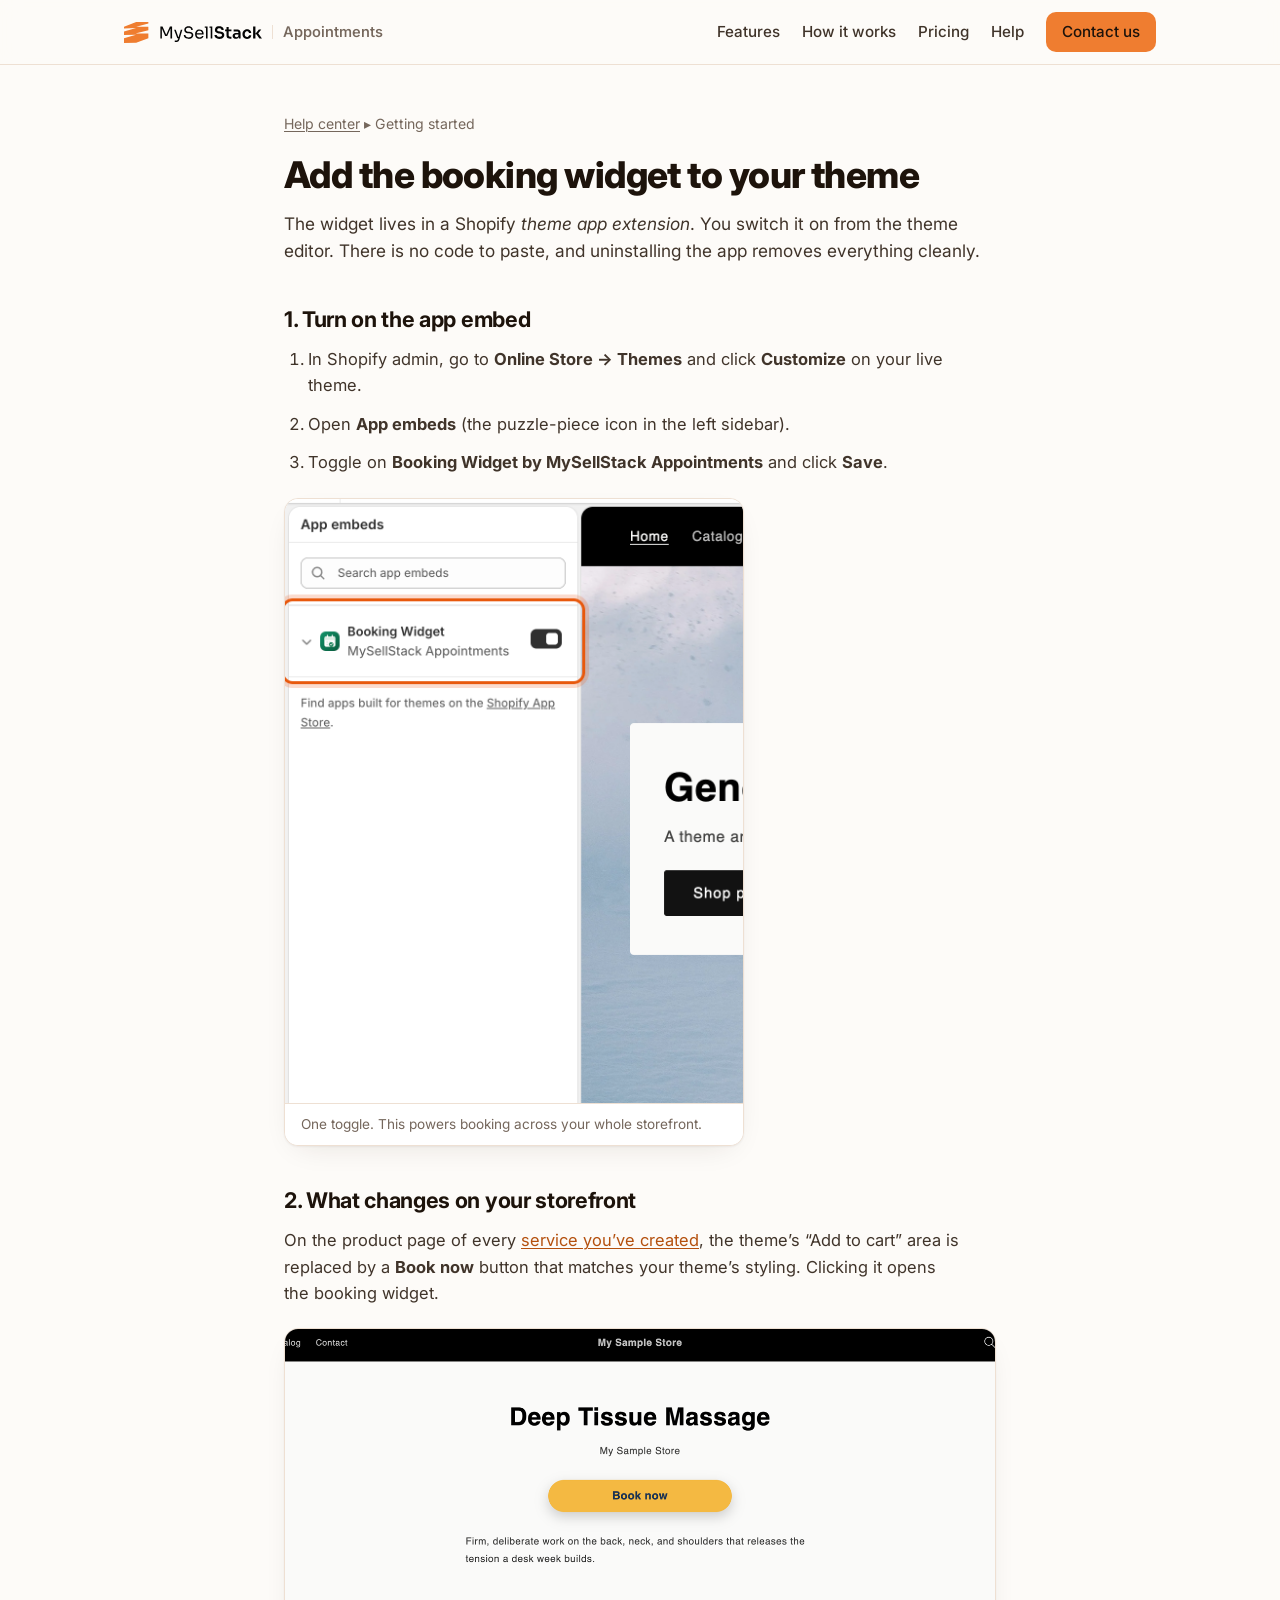
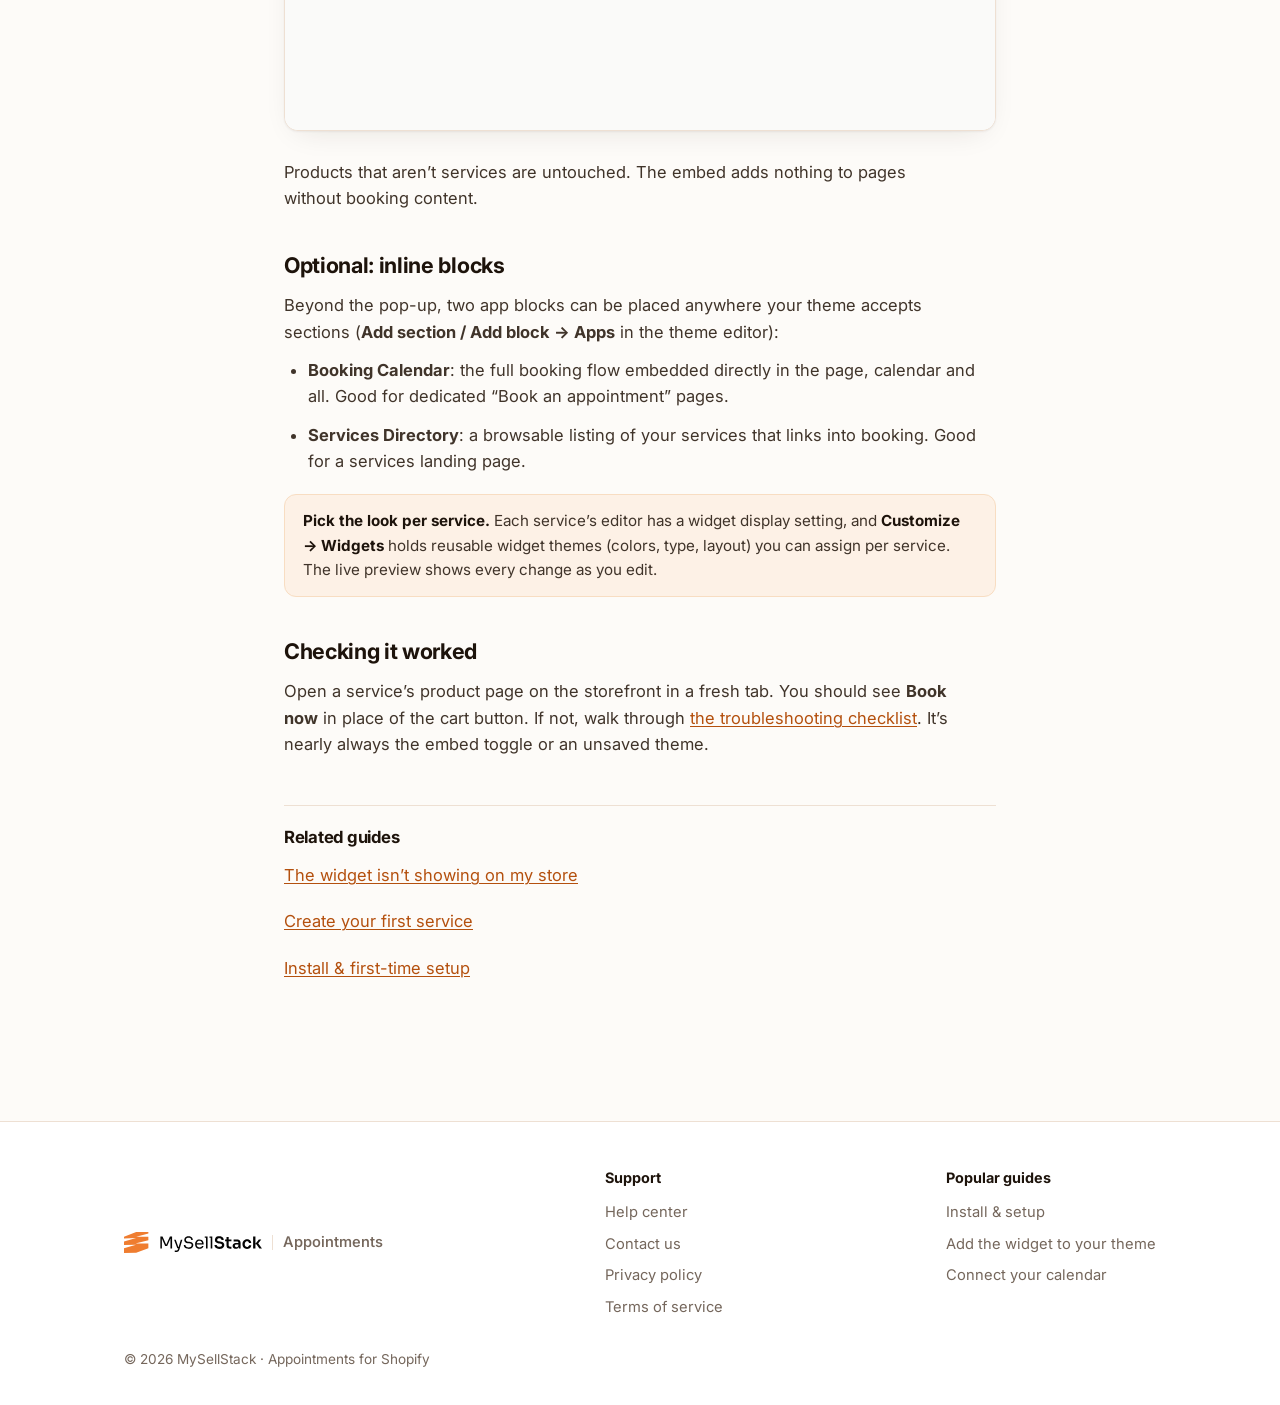
<file: help/add-widget-to-theme.html>
<!doctype html>
<html lang="en">
<head>
  <meta charset="utf-8">
  <meta name="viewport" content="width=device-width, initial-scale=1">
  <meta name="theme-color" content="#ef7d30">
  <title>Add the booking widget to your theme · MySellStack Appointments help</title>
  <meta name="description" content="Turn on the app embed in the Shopify theme editor, and optionally place inline booking or services-directory blocks. No code required.">
  <link rel="icon" href="data:image/svg+xml,%3Csvg xmlns='http://www.w3.org/2000/svg' viewBox='0 0 64 64'%3E%3Crect width='64' height='64' rx='14' fill='%23ef7d30'/%3E%3Cpolygon fill='%23040404' transform='translate(10.4 13.35) scale(0.877)' points='24.8 9.45 49.27 3.16 49.27 .05 24.65 0 24.65 0 0 9.83 0 12.93 24.46 12.3 24.63 12.25 24.63 12.35 24.46 12.35 0 19.34 0 26.49 24.46 25.86 24.63 25.81 24.63 25.99 24.46 25.99 24.46 26 0 32.97 0 42.52 24.46 41.9 24.59 41.89 24.6 41.89 24.64 41.87 49.27 32.74 49.27 23.2 24.8 23.14 24.8 23.13 24.64 23.18 24.64 23.01 24.8 23.01 49.27 16.72 49.27 9.57 24.64 9.45 24.8 9.45'/%3E%3C/svg%3E">
  <link rel="preconnect" href="https://fonts.googleapis.com">
  <link rel="preconnect" href="https://fonts.gstatic.com" crossorigin>
  <link rel="stylesheet" href="https://fonts.googleapis.com/css2?family=Inter:wght@400;500;650;700;800&display=swap">
  <link rel="stylesheet" href="../css/site.css">
</head>
<body>

<header class="site-head">
  <div class="wrap bar">
    <a class="brand" href="../index.html"><img class="brand-logo" src="../assets/brand/mysellstack-wordmark.svg" alt="MySellStack Appointments" width="279" height="43"><span class="brand-sub" aria-hidden="true">Appointments</span></a>
    <nav class="nav">
      <a href="../index.html#features">Features</a>
      <a href="../index.html#how">How it works</a>
      <a href="../index.html#pricing">Pricing</a>
      <a href="index.html">Help</a>
      <a class="btn btn-sm" href="index.html#contact">Contact us</a>
    </nav>
  </div>
</header>

<main>
<article class="article">
  <div class="crumbs"><a href="index.html">Help center</a> ▸ Getting started</div>
  <h1>Add the booking widget to your theme</h1>
  <p class="intro">The widget lives in a Shopify <em>theme app extension</em>.
  You switch it on from the theme editor. There is no code to paste, and
  uninstalling the app removes everything cleanly.</p>

  <h2>1. Turn on the app embed</h2>
  <ol>
    <li>In Shopify admin, go to <strong>Online Store → Themes</strong> and
        click <strong>Customize</strong> on your live theme.</li>
    <li>Open <strong>App embeds</strong> (the puzzle-piece icon in the left
        sidebar).</li>
    <li>Toggle on <strong>Booking Widget by MySellStack Appointments</strong>
        and click <strong>Save</strong>.</li>
  </ol>
  <figure class="shot" style="max-width:460px">
    <img src="../assets/help-theme-embed.png" alt="The theme editor's App embeds panel with the Booking Widget embed highlighted and toggled on" loading="lazy">
    <figcaption>One toggle. This powers booking across your whole storefront.</figcaption>
  </figure>

  <h2>2. What changes on your storefront</h2>
  <p>On the product page of every <a href="create-a-service.html">service you’ve
  created</a>, the theme’s “Add to cart” area is replaced by a
  <strong>Book now</strong> button that matches your theme’s styling. Clicking
  it opens the booking widget.</p>
  <figure class="shot">
    <img src="../assets/help-book-now-button.png" alt="A storefront product page where the add-to-cart button has been replaced by a theme-styled Book now button" loading="lazy">
  </figure>
  <p>Products that aren’t services are untouched. The embed adds nothing to
  pages without booking content.</p>

  <h2>Optional: inline blocks</h2>
  <p>Beyond the pop-up, two app blocks can be placed anywhere your theme
  accepts sections (<strong>Add section / Add block → Apps</strong> in the
  theme editor):</p>
  <ul>
    <li><strong>Booking Calendar</strong>: the full booking flow embedded
        directly in the page, calendar and all. Good for dedicated “Book an
        appointment” pages.</li>
    <li><strong>Services Directory</strong>: a browsable listing of your
        services that links into booking. Good for a services landing page.</li>
  </ul>

  <div class="note"><strong>Pick the look per service.</strong> Each service’s
  editor has a widget display setting, and <strong>Customize → Widgets</strong>
  holds reusable widget themes (colors, type, layout) you can assign per
  service. The live preview shows every change as you edit.</div>

  <h2>Checking it worked</h2>
  <p>Open a service’s product page on the storefront in a fresh tab. You should
  see <strong>Book now</strong> in place of the cart button. If not, walk
  through <a href="widget-not-showing.html">the troubleshooting checklist</a>.
  It’s nearly always the embed toggle or an unsaved theme.</p>

  <div class="related">
    <h2>Related guides</h2>
    <ul>
      <li><a href="widget-not-showing.html">The widget isn’t showing on my store</a></li>
      <li><a href="create-a-service.html">Create your first service</a></li>
      <li><a href="install-and-setup.html">Install &amp; first-time setup</a></li>
    </ul>
  </div>
</article>
</main>

<footer class="site-foot">
  <div class="wrap foot-grid">
    <a class="brand" href="../index.html"><img class="brand-logo" src="../assets/brand/mysellstack-wordmark.svg" alt="MySellStack Appointments" width="279" height="43"><span class="brand-sub" aria-hidden="true">Appointments</span></a>
    <nav aria-label="Support">
      <strong>Support</strong>
      <a href="index.html">Help center</a>
      <a href="index.html#contact">Contact us</a>
      <a href="https://appointments.mysellstack.com/privacy">Privacy policy</a>
      <a href="https://appointments.mysellstack.com/terms">Terms of service</a>
    </nav>
    <nav aria-label="Guides">
      <strong>Popular guides</strong>
      <a href="install-and-setup.html">Install &amp; setup</a>
      <a href="add-widget-to-theme.html">Add the widget to your theme</a>
      <a href="connect-calendars.html">Connect your calendar</a>
    </nav>
  </div>
  <div class="wrap small-print">© 2026 MySellStack · Appointments for Shopify</div>
</footer>

</body>
</html>
</file>
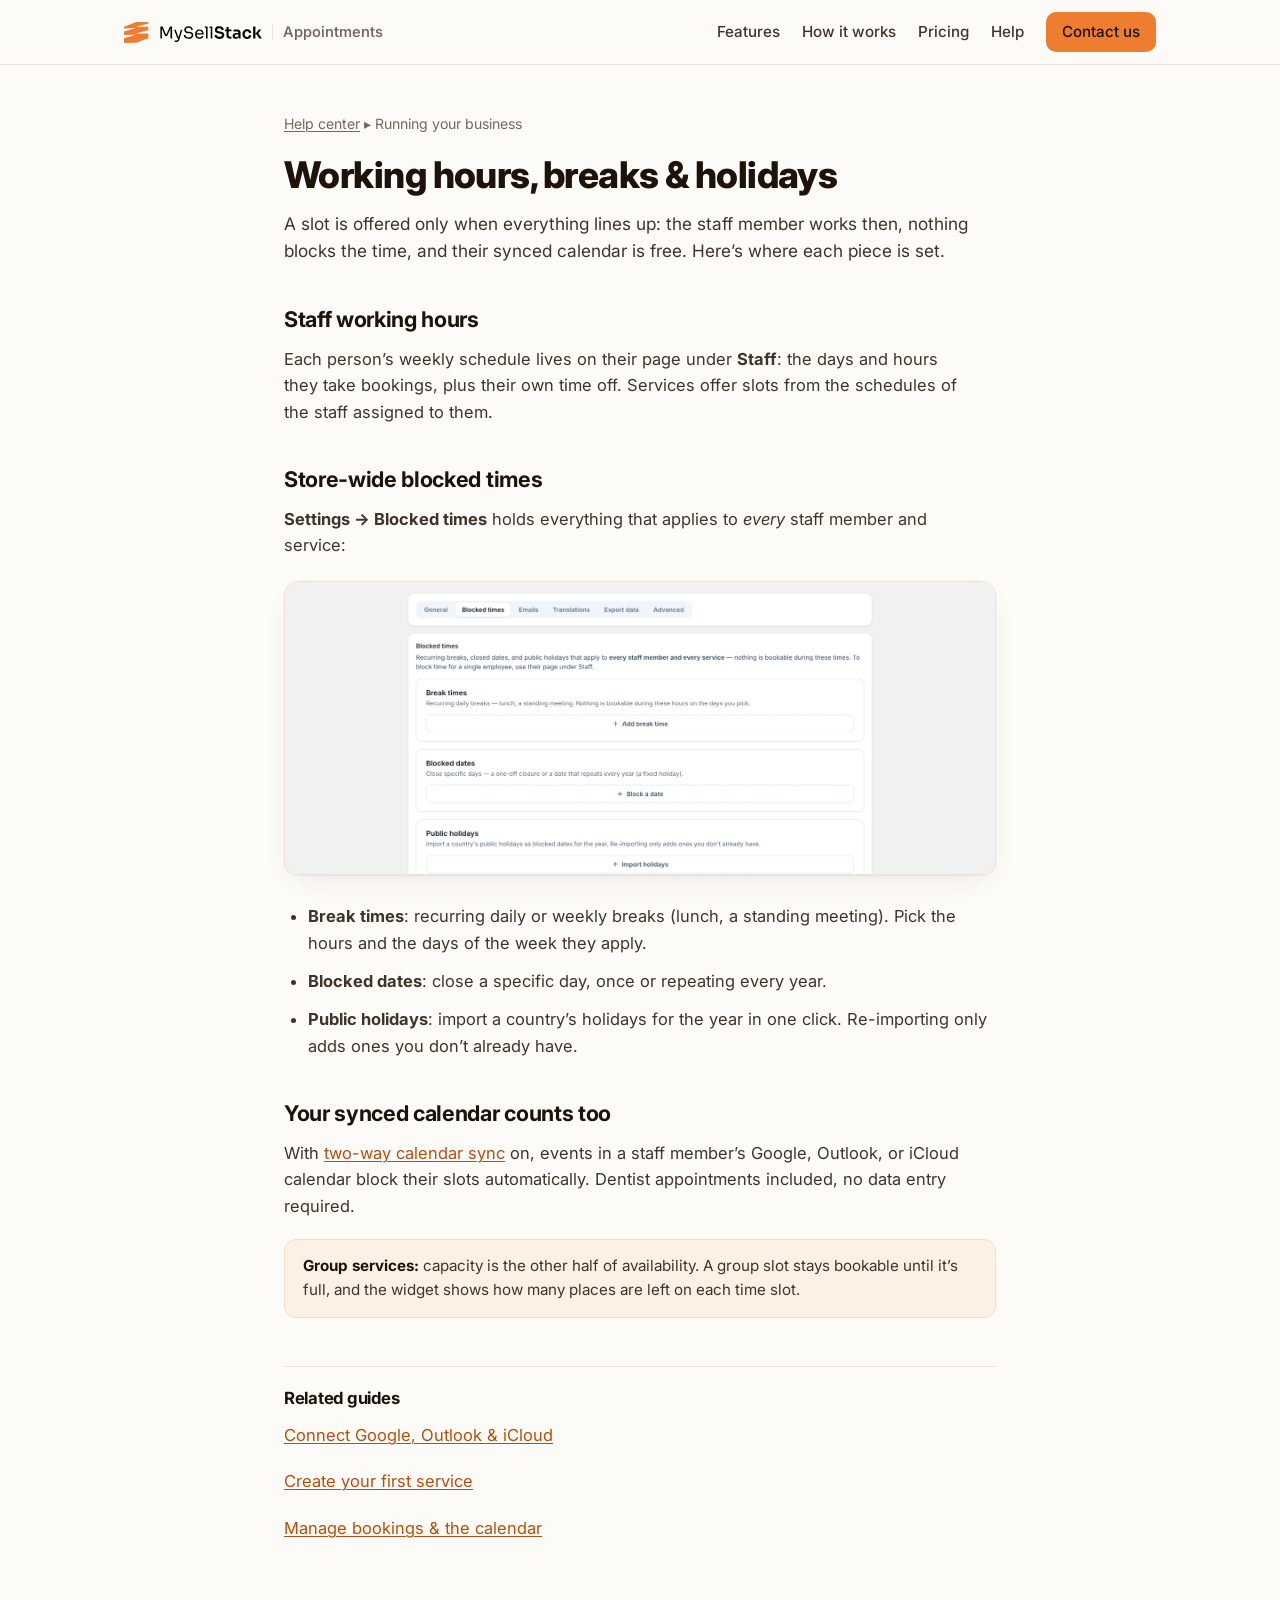
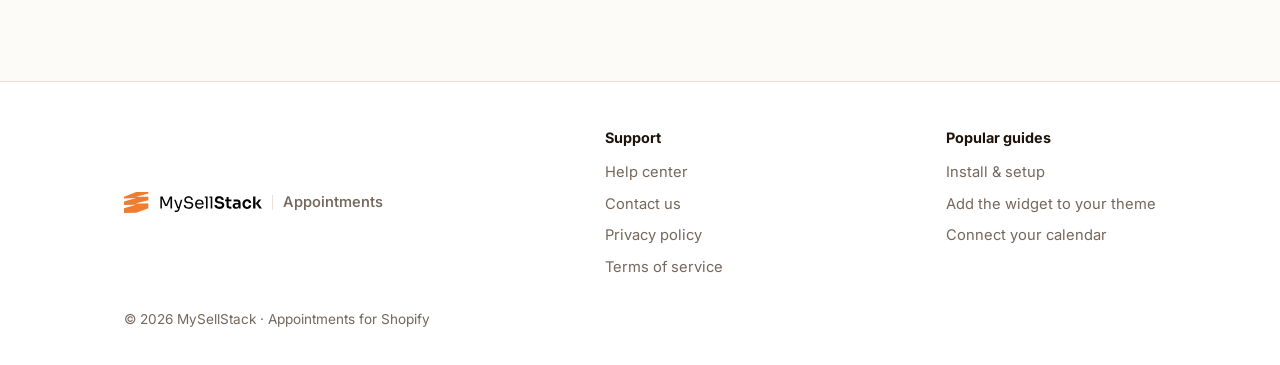
<file: help/availability.html>
<!doctype html>
<html lang="en">
<head>
  <meta charset="utf-8">
  <meta name="viewport" content="width=device-width, initial-scale=1">
  <meta name="theme-color" content="#ef7d30">
  <title>Working hours, breaks &amp; holidays · MySellStack Appointments help</title>
  <meta name="description" content="How availability is built: staff working hours, recurring breaks, blocked dates, public-holiday imports, and per-person time off.">
  <link rel="icon" href="data:image/svg+xml,%3Csvg xmlns='http://www.w3.org/2000/svg' viewBox='0 0 64 64'%3E%3Crect width='64' height='64' rx='14' fill='%23ef7d30'/%3E%3Cpolygon fill='%23040404' transform='translate(10.4 13.35) scale(0.877)' points='24.8 9.45 49.27 3.16 49.27 .05 24.65 0 24.65 0 0 9.83 0 12.93 24.46 12.3 24.63 12.25 24.63 12.35 24.46 12.35 0 19.34 0 26.49 24.46 25.86 24.63 25.81 24.63 25.99 24.46 25.99 24.46 26 0 32.97 0 42.52 24.46 41.9 24.59 41.89 24.6 41.89 24.64 41.87 49.27 32.74 49.27 23.2 24.8 23.14 24.8 23.13 24.64 23.18 24.64 23.01 24.8 23.01 49.27 16.72 49.27 9.57 24.64 9.45 24.8 9.45'/%3E%3C/svg%3E">
  <link rel="preconnect" href="https://fonts.googleapis.com">
  <link rel="preconnect" href="https://fonts.gstatic.com" crossorigin>
  <link rel="stylesheet" href="https://fonts.googleapis.com/css2?family=Inter:wght@400;500;650;700;800&display=swap">
  <link rel="stylesheet" href="../css/site.css">
</head>
<body>

<header class="site-head">
  <div class="wrap bar">
    <a class="brand" href="../index.html"><img class="brand-logo" src="../assets/brand/mysellstack-wordmark.svg" alt="MySellStack Appointments" width="279" height="43"><span class="brand-sub" aria-hidden="true">Appointments</span></a>
    <nav class="nav">
      <a href="../index.html#features">Features</a>
      <a href="../index.html#how">How it works</a>
      <a href="../index.html#pricing">Pricing</a>
      <a href="index.html">Help</a>
      <a class="btn btn-sm" href="index.html#contact">Contact us</a>
    </nav>
  </div>
</header>

<main>
<article class="article">
  <div class="crumbs"><a href="index.html">Help center</a> ▸ Running your business</div>
  <h1>Working hours, breaks &amp; holidays</h1>
  <p class="intro">A slot is offered only when everything lines up: the staff
  member works then, nothing blocks the time, and their synced calendar is
  free. Here’s where each piece is set.</p>

  <h2>Staff working hours</h2>
  <p>Each person’s weekly schedule lives on their page under
  <strong>Staff</strong>: the days and hours they take bookings, plus their
  own time off. Services offer slots from the schedules of the staff assigned
  to them.</p>

  <h2>Store-wide blocked times</h2>
  <p><strong>Settings → Blocked times</strong> holds everything that applies to
  <em>every</em> staff member and service:</p>
  <figure class="shot">
    <img src="../assets/help-blocked-times.png" alt="The Blocked times settings tab with sections for break times, blocked dates, and public holidays" loading="lazy">
  </figure>
  <ul>
    <li><strong>Break times</strong>: recurring daily or weekly breaks (lunch,
        a standing meeting). Pick the hours and the days of the week they
        apply.</li>
    <li><strong>Blocked dates</strong>: close a specific day, once or
        repeating every year.</li>
    <li><strong>Public holidays</strong>: import a country’s holidays for the
        year in one click. Re-importing only adds ones you don’t already
        have.</li>
  </ul>

  <h2>Your synced calendar counts too</h2>
  <p>With <a href="connect-calendars.html">two-way calendar sync</a> on, events
  in a staff member’s Google, Outlook, or iCloud calendar block their slots
  automatically. Dentist appointments included, no data entry required.</p>

  <div class="note"><strong>Group services:</strong> capacity is the other
  half of availability. A group slot stays bookable until it’s full, and the
  widget shows how many places are left on each time slot.</div>

  <div class="related">
    <h2>Related guides</h2>
    <ul>
      <li><a href="connect-calendars.html">Connect Google, Outlook &amp; iCloud</a></li>
      <li><a href="create-a-service.html">Create your first service</a></li>
      <li><a href="manage-bookings.html">Manage bookings &amp; the calendar</a></li>
    </ul>
  </div>
</article>
</main>

<footer class="site-foot">
  <div class="wrap foot-grid">
    <a class="brand" href="../index.html"><img class="brand-logo" src="../assets/brand/mysellstack-wordmark.svg" alt="MySellStack Appointments" width="279" height="43"><span class="brand-sub" aria-hidden="true">Appointments</span></a>
    <nav aria-label="Support">
      <strong>Support</strong>
      <a href="index.html">Help center</a>
      <a href="index.html#contact">Contact us</a>
      <a href="https://appointments.mysellstack.com/privacy">Privacy policy</a>
      <a href="https://appointments.mysellstack.com/terms">Terms of service</a>
    </nav>
    <nav aria-label="Guides">
      <strong>Popular guides</strong>
      <a href="install-and-setup.html">Install &amp; setup</a>
      <a href="add-widget-to-theme.html">Add the widget to your theme</a>
      <a href="connect-calendars.html">Connect your calendar</a>
    </nav>
  </div>
  <div class="wrap small-print">© 2026 MySellStack · Appointments for Shopify</div>
</footer>

</body>
</html>
</file>
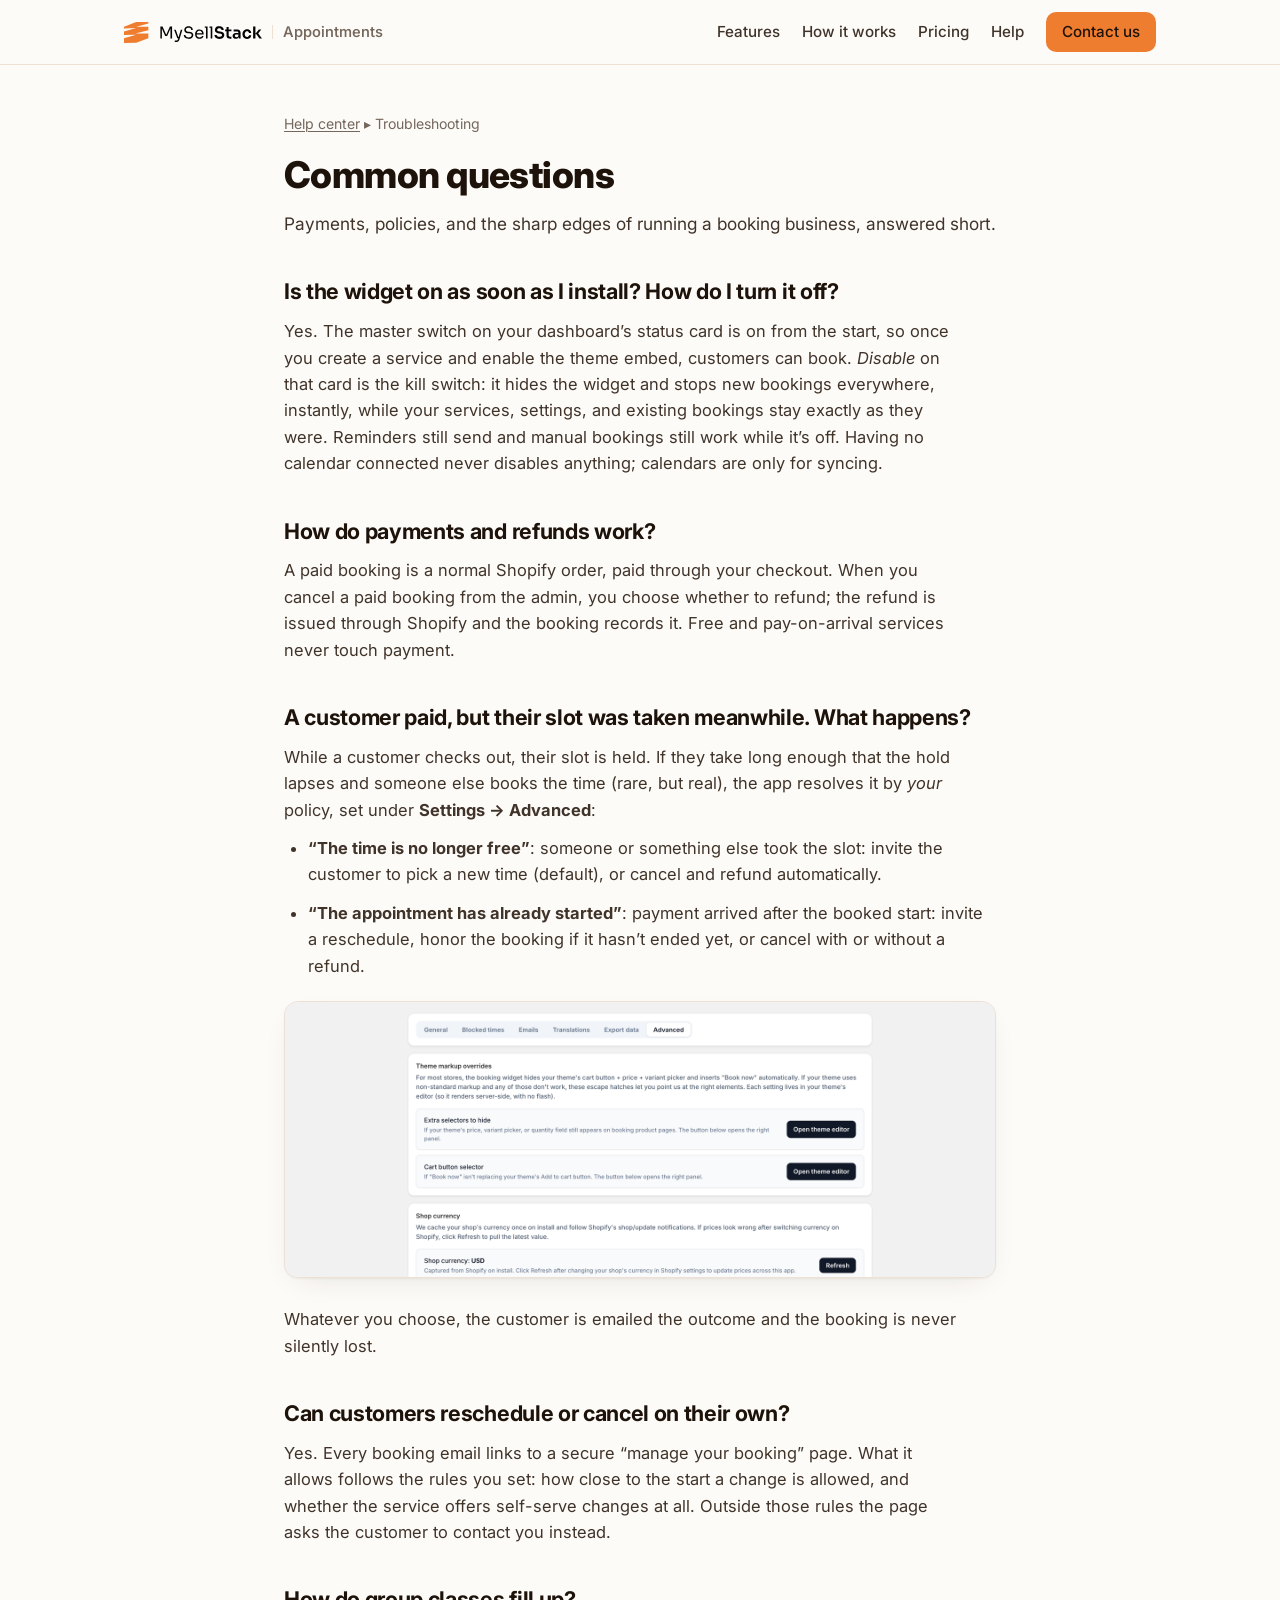
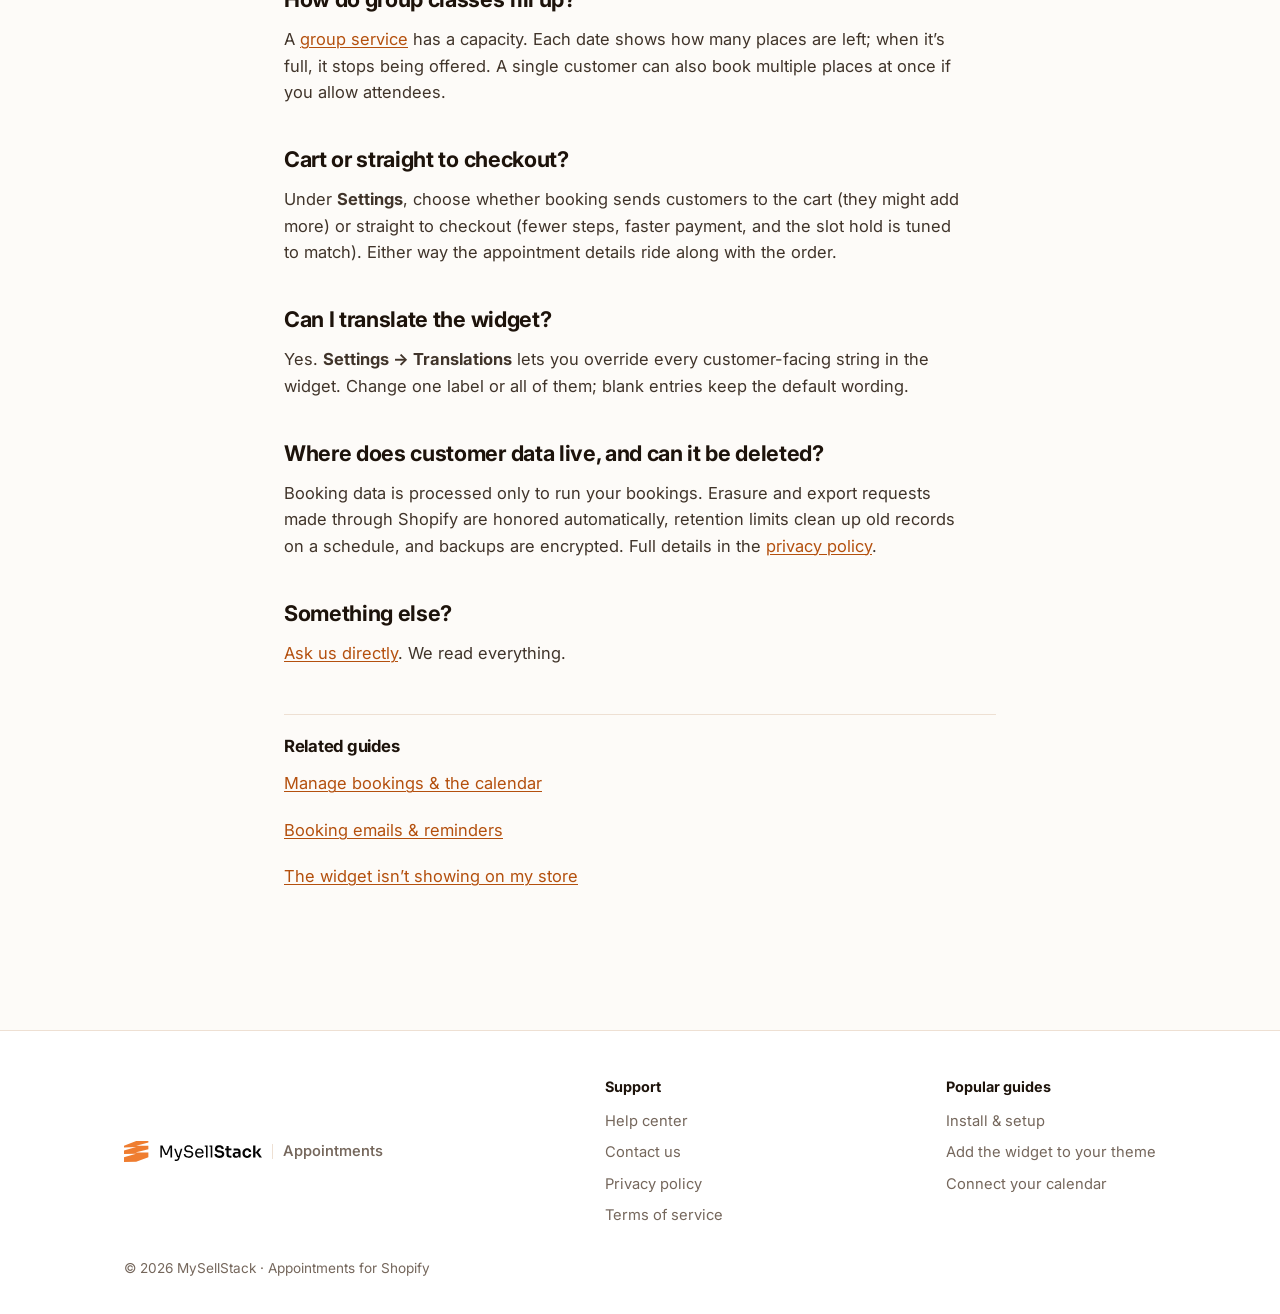
<file: help/common-questions.html>
<!doctype html>
<html lang="en">
<head>
  <meta charset="utf-8">
  <meta name="viewport" content="width=device-width, initial-scale=1">
  <meta name="theme-color" content="#ef7d30">
  <title>Common questions · MySellStack Appointments help</title>
  <meta name="description" content="Payments and refunds, expired-hold policies, self-serve rescheduling, group capacity, cart vs checkout, and translations.">
  <link rel="icon" href="data:image/svg+xml,%3Csvg xmlns='http://www.w3.org/2000/svg' viewBox='0 0 64 64'%3E%3Crect width='64' height='64' rx='14' fill='%23ef7d30'/%3E%3Cpolygon fill='%23040404' transform='translate(10.4 13.35) scale(0.877)' points='24.8 9.45 49.27 3.16 49.27 .05 24.65 0 24.65 0 0 9.83 0 12.93 24.46 12.3 24.63 12.25 24.63 12.35 24.46 12.35 0 19.34 0 26.49 24.46 25.86 24.63 25.81 24.63 25.99 24.46 25.99 24.46 26 0 32.97 0 42.52 24.46 41.9 24.59 41.89 24.6 41.89 24.64 41.87 49.27 32.74 49.27 23.2 24.8 23.14 24.8 23.13 24.64 23.18 24.64 23.01 24.8 23.01 49.27 16.72 49.27 9.57 24.64 9.45 24.8 9.45'/%3E%3C/svg%3E">
  <link rel="preconnect" href="https://fonts.googleapis.com">
  <link rel="preconnect" href="https://fonts.gstatic.com" crossorigin>
  <link rel="stylesheet" href="https://fonts.googleapis.com/css2?family=Inter:wght@400;500;650;700;800&display=swap">
  <link rel="stylesheet" href="../css/site.css">
</head>
<body>

<header class="site-head">
  <div class="wrap bar">
    <a class="brand" href="../index.html"><img class="brand-logo" src="../assets/brand/mysellstack-wordmark.svg" alt="MySellStack Appointments" width="279" height="43"><span class="brand-sub" aria-hidden="true">Appointments</span></a>
    <nav class="nav">
      <a href="../index.html#features">Features</a>
      <a href="../index.html#how">How it works</a>
      <a href="../index.html#pricing">Pricing</a>
      <a href="index.html">Help</a>
      <a class="btn btn-sm" href="index.html#contact">Contact us</a>
    </nav>
  </div>
</header>

<main>
<article class="article">
  <div class="crumbs"><a href="index.html">Help center</a> ▸ Troubleshooting</div>
  <h1>Common questions</h1>
  <p class="intro">Payments, policies, and the sharp edges of running a booking
  business, answered short.</p>

  <h2>Is the widget on as soon as I install? How do I turn it off?</h2>
  <p>Yes. The master switch on your dashboard&rsquo;s status card is on from
  the start, so once you create a service and enable the theme embed, customers
  can book. <em>Disable</em> on that card is the kill switch: it hides the
  widget and stops new bookings everywhere, instantly, while your services,
  settings, and existing bookings stay exactly as they were. Reminders still
  send and manual bookings still work while it&rsquo;s off. Having no calendar
  connected never disables anything; calendars are only for syncing.</p>

  <h2>How do payments and refunds work?</h2>
  <p>A paid booking is a normal Shopify order, paid through your checkout. When
  you cancel a paid booking from the admin, you choose whether to refund; the
  refund is issued through Shopify and the booking records it. Free and
  pay-on-arrival services never touch payment.</p>

  <h2>A customer paid, but their slot was taken meanwhile. What happens?</h2>
  <p>While a customer checks out, their slot is held. If they take long enough
  that the hold lapses and someone else books the time (rare, but real), the
  app resolves it by <em>your</em> policy, set under
  <strong>Settings → Advanced</strong>:</p>
  <ul>
    <li><strong>“The time is no longer free”</strong>: someone or something
        else took the slot: invite the customer to pick a new time (default),
        or cancel and refund automatically.</li>
    <li><strong>“The appointment has already started”</strong>: payment
        arrived after the booked start: invite a reschedule, honor the booking
        if it hasn’t ended yet, or cancel with or without a refund.</li>
  </ul>
  <figure class="shot">
    <img src="../assets/help-advanced.png" alt="The Advanced settings tab with the expired-hold policy cards" loading="lazy">
  </figure>
  <p>Whatever you choose, the customer is emailed the outcome and the booking
  is never silently lost.</p>

  <h2>Can customers reschedule or cancel on their own?</h2>
  <p>Yes. Every booking email links to a secure “manage your booking” page.
  What it allows follows the rules you set: how close to the start a change is
  allowed, and whether the service offers self-serve changes at all. Outside
  those rules the page asks the customer to contact you instead.</p>

  <h2>How do group classes fill up?</h2>
  <p>A <a href="create-a-service.html">group service</a> has a capacity. Each
  date shows how many places are left; when it’s full, it stops being offered.
  A single customer can also book multiple places at once if you allow
  attendees.</p>

  <h2>Cart or straight to checkout?</h2>
  <p>Under <strong>Settings</strong>, choose whether booking sends customers to
  the cart (they might add more) or straight to checkout (fewer steps, faster
  payment, and the slot hold is tuned to match). Either way the appointment
  details ride along with the order.</p>

  <h2>Can I translate the widget?</h2>
  <p>Yes. <strong>Settings → Translations</strong> lets you override every
  customer-facing string in the widget. Change one label or all of them; blank
  entries keep the default wording.</p>

  <h2>Where does customer data live, and can it be deleted?</h2>
  <p>Booking data is processed only to run your bookings. Erasure and export
  requests made through Shopify are honored automatically, retention limits
  clean up old records on a schedule, and backups are encrypted. Full details
  in the <a href="https://appointments.mysellstack.com/privacy">privacy
  policy</a>.</p>

  <h2>Something else?</h2>
  <p><a href="index.html#contact">Ask us directly</a>. We read everything.</p>

  <div class="related">
    <h2>Related guides</h2>
    <ul>
      <li><a href="manage-bookings.html">Manage bookings &amp; the calendar</a></li>
      <li><a href="emails.html">Booking emails &amp; reminders</a></li>
      <li><a href="widget-not-showing.html">The widget isn’t showing on my store</a></li>
    </ul>
  </div>
</article>
</main>

<footer class="site-foot">
  <div class="wrap foot-grid">
    <a class="brand" href="../index.html"><img class="brand-logo" src="../assets/brand/mysellstack-wordmark.svg" alt="MySellStack Appointments" width="279" height="43"><span class="brand-sub" aria-hidden="true">Appointments</span></a>
    <nav aria-label="Support">
      <strong>Support</strong>
      <a href="index.html">Help center</a>
      <a href="index.html#contact">Contact us</a>
      <a href="https://appointments.mysellstack.com/privacy">Privacy policy</a>
      <a href="https://appointments.mysellstack.com/terms">Terms of service</a>
    </nav>
    <nav aria-label="Guides">
      <strong>Popular guides</strong>
      <a href="install-and-setup.html">Install &amp; setup</a>
      <a href="add-widget-to-theme.html">Add the widget to your theme</a>
      <a href="connect-calendars.html">Connect your calendar</a>
    </nav>
  </div>
  <div class="wrap small-print">© 2026 MySellStack · Appointments for Shopify</div>
</footer>

</body>
</html>
</file>
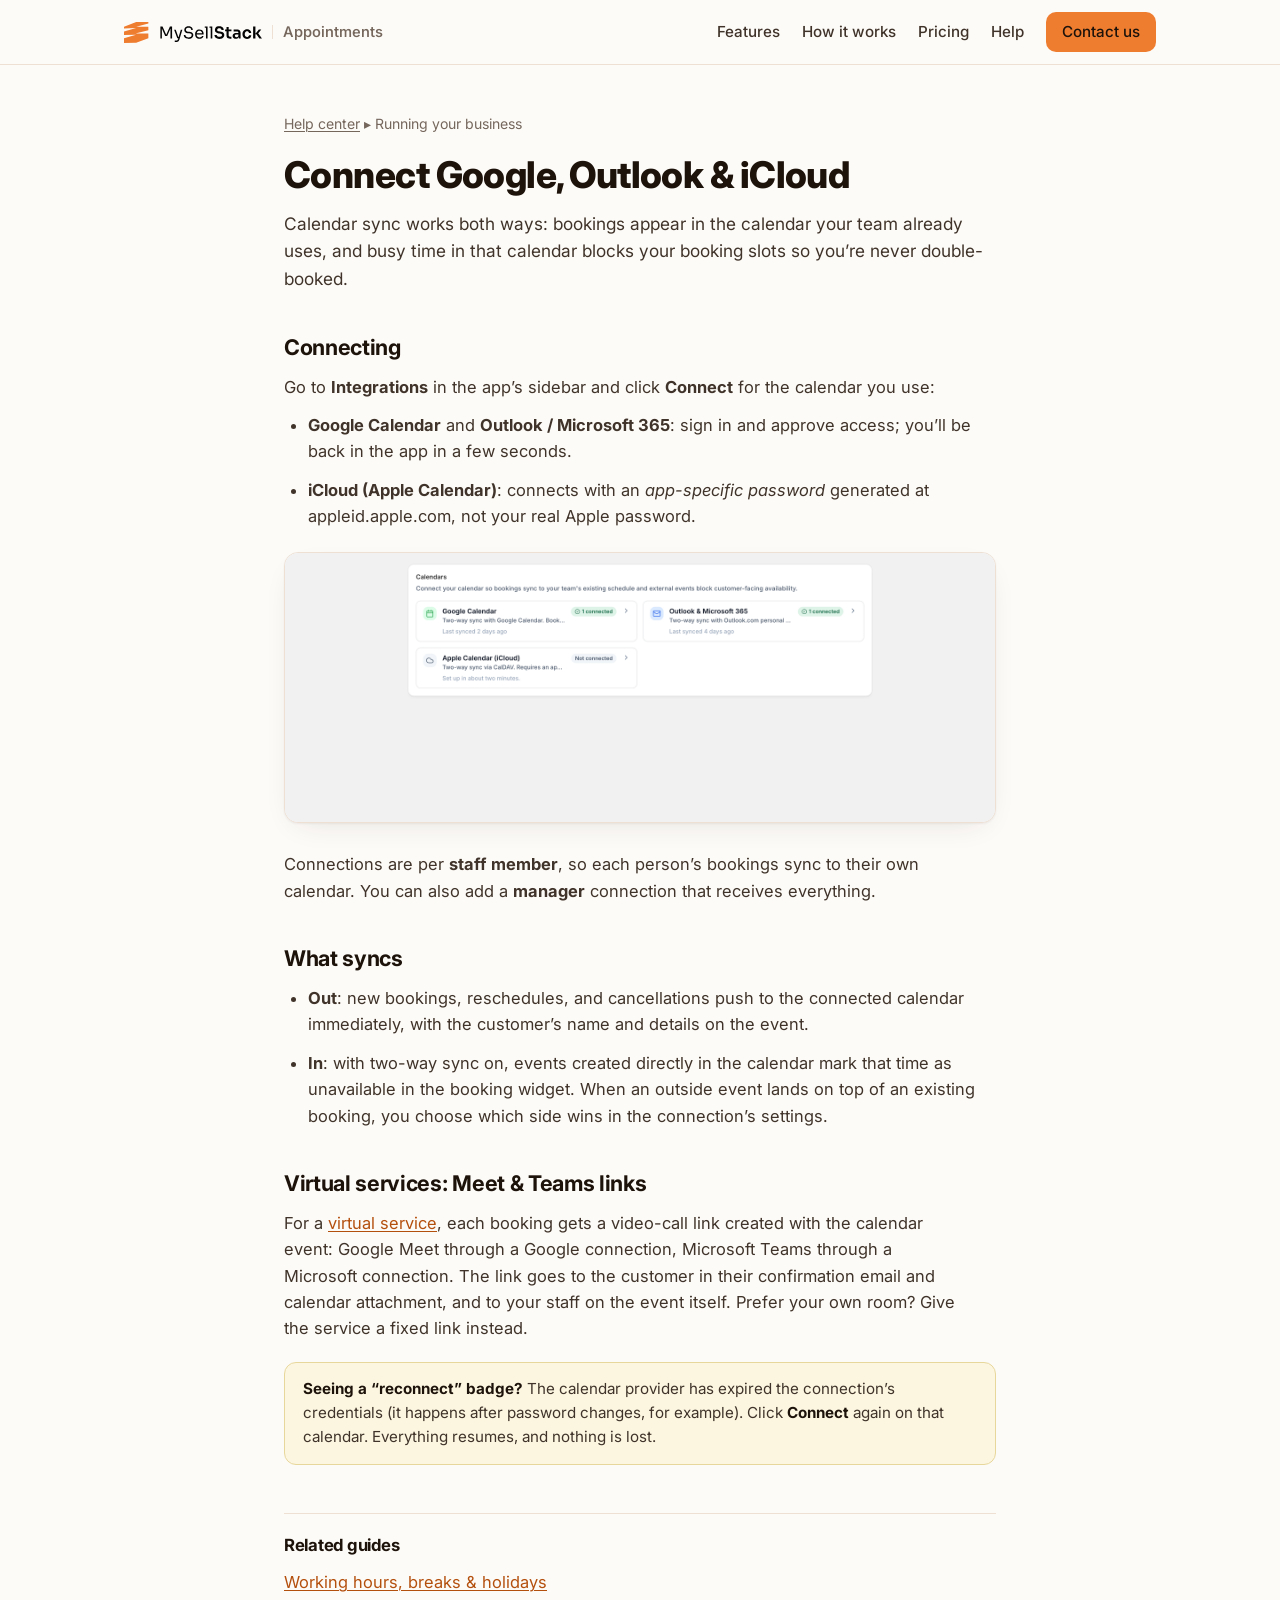
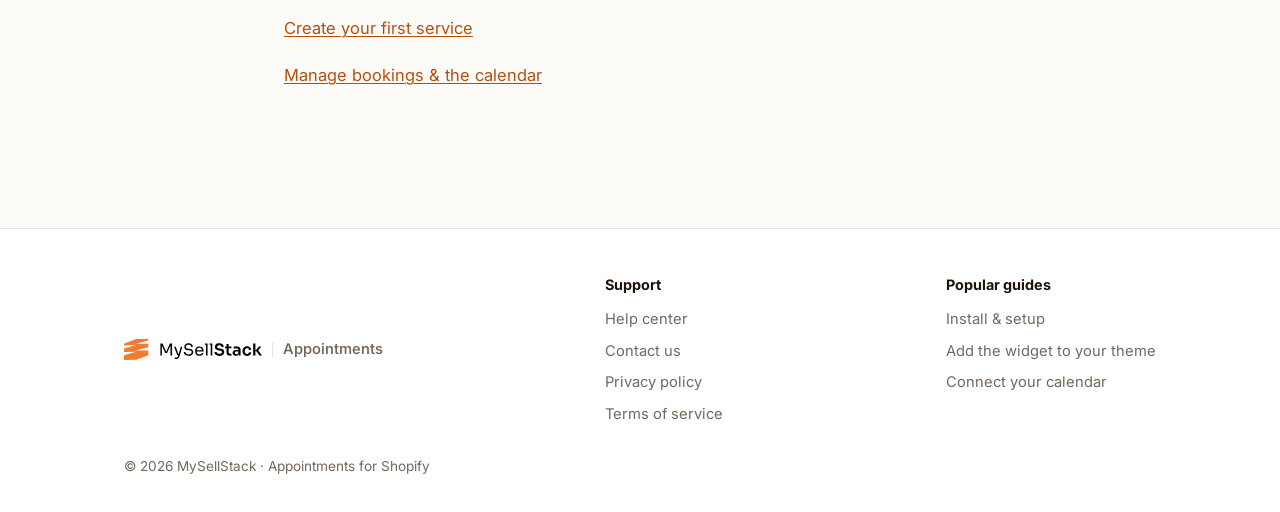
<file: help/connect-calendars.html>
<!doctype html>
<html lang="en">
<head>
  <meta charset="utf-8">
  <meta name="viewport" content="width=device-width, initial-scale=1">
  <meta name="theme-color" content="#ef7d30">
  <title>Connect Google, Outlook &amp; iCloud · MySellStack Appointments help</title>
  <meta name="description" content="Two-way calendar sync per staff member, Google Meet and Teams links for virtual services, and what to do when a calendar asks to reconnect.">
  <link rel="icon" href="data:image/svg+xml,%3Csvg xmlns='http://www.w3.org/2000/svg' viewBox='0 0 64 64'%3E%3Crect width='64' height='64' rx='14' fill='%23ef7d30'/%3E%3Cpolygon fill='%23040404' transform='translate(10.4 13.35) scale(0.877)' points='24.8 9.45 49.27 3.16 49.27 .05 24.65 0 24.65 0 0 9.83 0 12.93 24.46 12.3 24.63 12.25 24.63 12.35 24.46 12.35 0 19.34 0 26.49 24.46 25.86 24.63 25.81 24.63 25.99 24.46 25.99 24.46 26 0 32.97 0 42.52 24.46 41.9 24.59 41.89 24.6 41.89 24.64 41.87 49.27 32.74 49.27 23.2 24.8 23.14 24.8 23.13 24.64 23.18 24.64 23.01 24.8 23.01 49.27 16.72 49.27 9.57 24.64 9.45 24.8 9.45'/%3E%3C/svg%3E">
  <link rel="preconnect" href="https://fonts.googleapis.com">
  <link rel="preconnect" href="https://fonts.gstatic.com" crossorigin>
  <link rel="stylesheet" href="https://fonts.googleapis.com/css2?family=Inter:wght@400;500;650;700;800&display=swap">
  <link rel="stylesheet" href="../css/site.css">
</head>
<body>

<header class="site-head">
  <div class="wrap bar">
    <a class="brand" href="../index.html"><img class="brand-logo" src="../assets/brand/mysellstack-wordmark.svg" alt="MySellStack Appointments" width="279" height="43"><span class="brand-sub" aria-hidden="true">Appointments</span></a>
    <nav class="nav">
      <a href="../index.html#features">Features</a>
      <a href="../index.html#how">How it works</a>
      <a href="../index.html#pricing">Pricing</a>
      <a href="index.html">Help</a>
      <a class="btn btn-sm" href="index.html#contact">Contact us</a>
    </nav>
  </div>
</header>

<main>
<article class="article">
  <div class="crumbs"><a href="index.html">Help center</a> ▸ Running your business</div>
  <h1>Connect Google, Outlook &amp; iCloud</h1>
  <p class="intro">Calendar sync works both ways: bookings appear in the
  calendar your team already uses, and busy time in that calendar blocks your
  booking slots so you’re never double-booked.</p>

  <h2>Connecting</h2>
  <p>Go to <strong>Integrations</strong> in the app’s sidebar and click
  <strong>Connect</strong> for the calendar you use:</p>
  <ul>
    <li><strong>Google Calendar</strong> and <strong>Outlook /
        Microsoft&nbsp;365</strong>: sign in and approve access; you’ll be
        back in the app in a few seconds.</li>
    <li><strong>iCloud (Apple Calendar)</strong>: connects with an
        <em>app-specific password</em> generated at
        appleid.apple.com, not your real Apple password.</li>
  </ul>
  <figure class="shot">
    <img src="../assets/help-connect-calendar.png" alt="The Integrations page listing Google, Microsoft and Apple calendar connections" loading="lazy">
  </figure>
  <p>Connections are per <strong>staff member</strong>, so each person’s
  bookings sync to their own calendar. You can also add a
  <strong>manager</strong> connection that receives everything.</p>

  <h2>What syncs</h2>
  <ul>
    <li><strong>Out</strong>: new bookings, reschedules, and cancellations
        push to the connected calendar immediately, with the customer’s name
        and details on the event.</li>
    <li><strong>In</strong>: with two-way sync on, events created directly in
        the calendar mark that time as unavailable in the booking widget. When
        an outside event lands on top of an existing booking, you choose which
        side wins in the connection’s settings.</li>
  </ul>

  <h2>Virtual services: Meet &amp; Teams links</h2>
  <p>For a <a href="create-a-service.html">virtual service</a>, each booking
  gets a video-call link created with the calendar event: Google Meet through
  a Google connection, Microsoft Teams through a Microsoft connection. The link
  goes to the customer in their confirmation email and calendar attachment, and
  to your staff on the event itself. Prefer your own room? Give the service a
  fixed link instead.</p>

  <div class="warn"><strong>Seeing a “reconnect” badge?</strong> The calendar
  provider has expired the connection’s credentials (it happens after password
  changes, for example). Click <strong>Connect</strong> again on that calendar.
  Everything resumes, and nothing is lost.</div>

  <div class="related">
    <h2>Related guides</h2>
    <ul>
      <li><a href="availability.html">Working hours, breaks &amp; holidays</a></li>
      <li><a href="create-a-service.html">Create your first service</a></li>
      <li><a href="manage-bookings.html">Manage bookings &amp; the calendar</a></li>
    </ul>
  </div>
</article>
</main>

<footer class="site-foot">
  <div class="wrap foot-grid">
    <a class="brand" href="../index.html"><img class="brand-logo" src="../assets/brand/mysellstack-wordmark.svg" alt="MySellStack Appointments" width="279" height="43"><span class="brand-sub" aria-hidden="true">Appointments</span></a>
    <nav aria-label="Support">
      <strong>Support</strong>
      <a href="index.html">Help center</a>
      <a href="index.html#contact">Contact us</a>
      <a href="https://appointments.mysellstack.com/privacy">Privacy policy</a>
      <a href="https://appointments.mysellstack.com/terms">Terms of service</a>
    </nav>
    <nav aria-label="Guides">
      <strong>Popular guides</strong>
      <a href="install-and-setup.html">Install &amp; setup</a>
      <a href="add-widget-to-theme.html">Add the widget to your theme</a>
      <a href="connect-calendars.html">Connect your calendar</a>
    </nav>
  </div>
  <div class="wrap small-print">© 2026 MySellStack · Appointments for Shopify</div>
</footer>

</body>
</html>
</file>
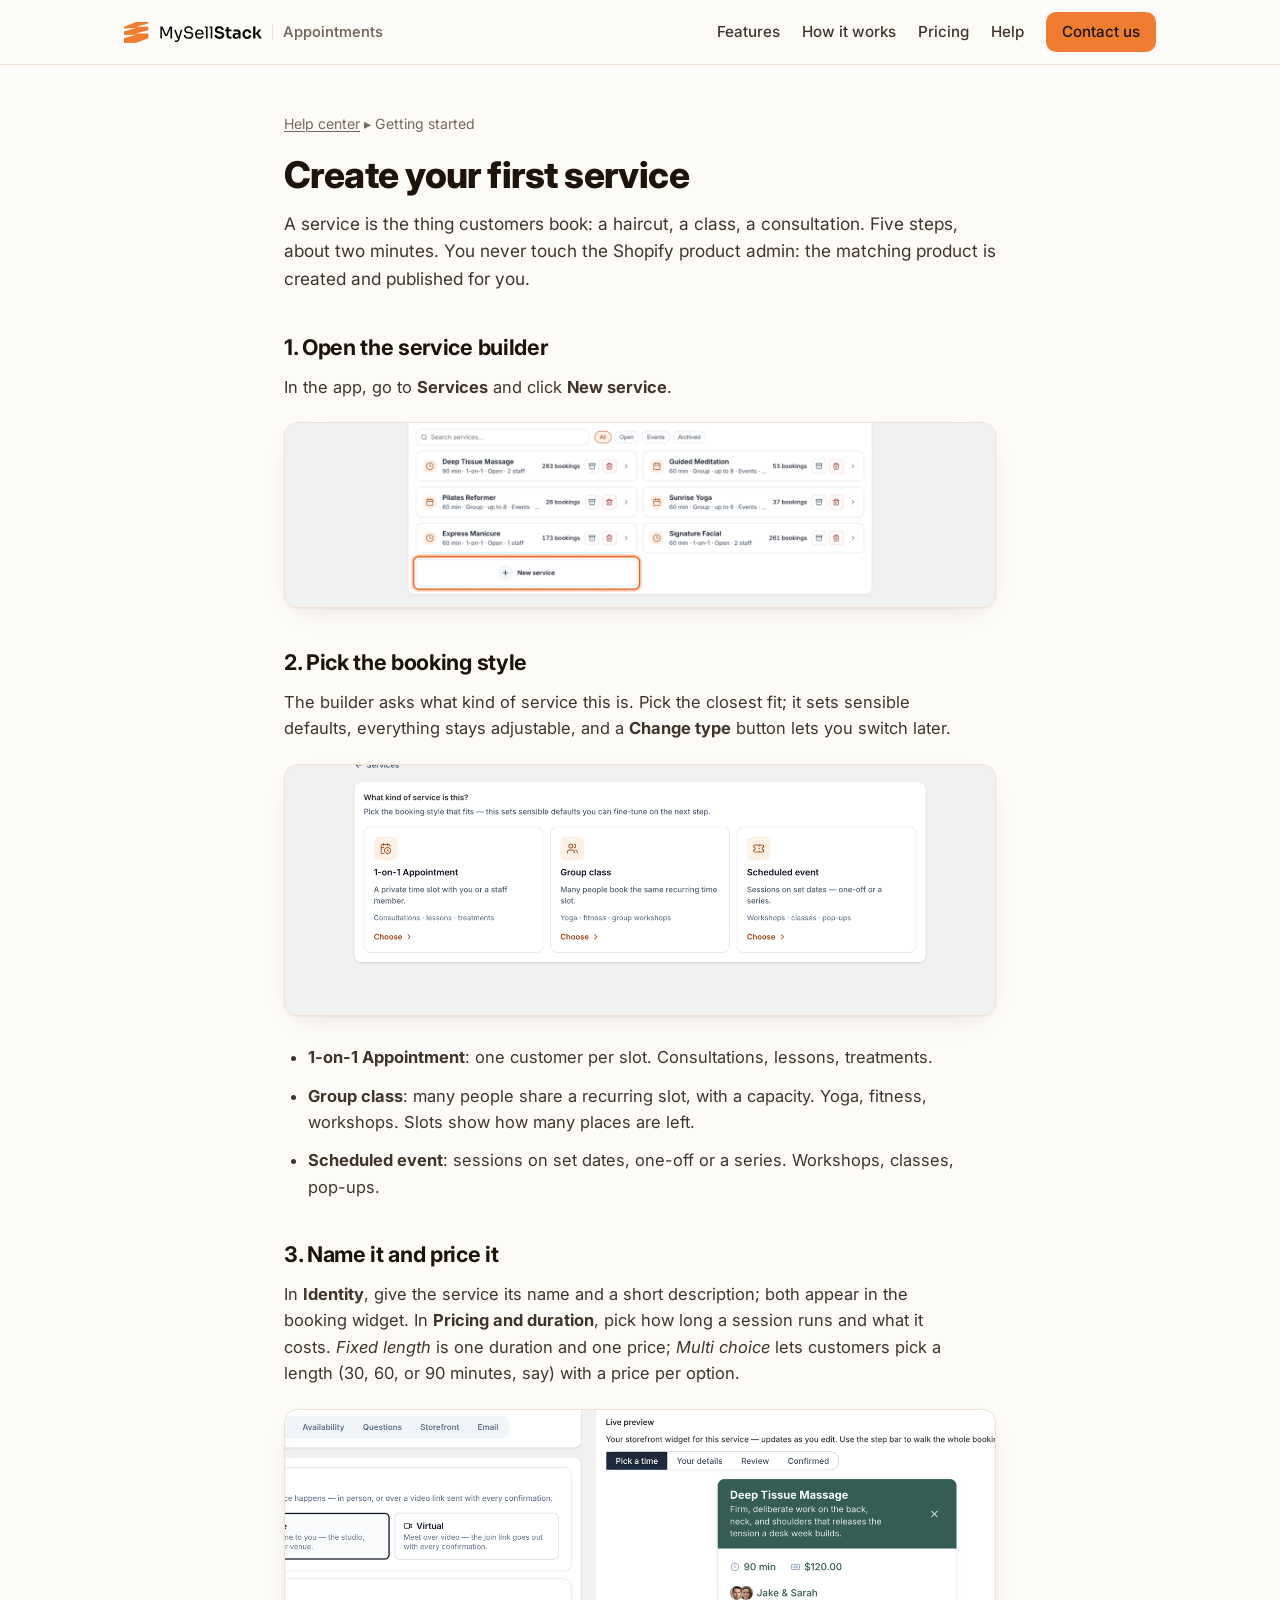
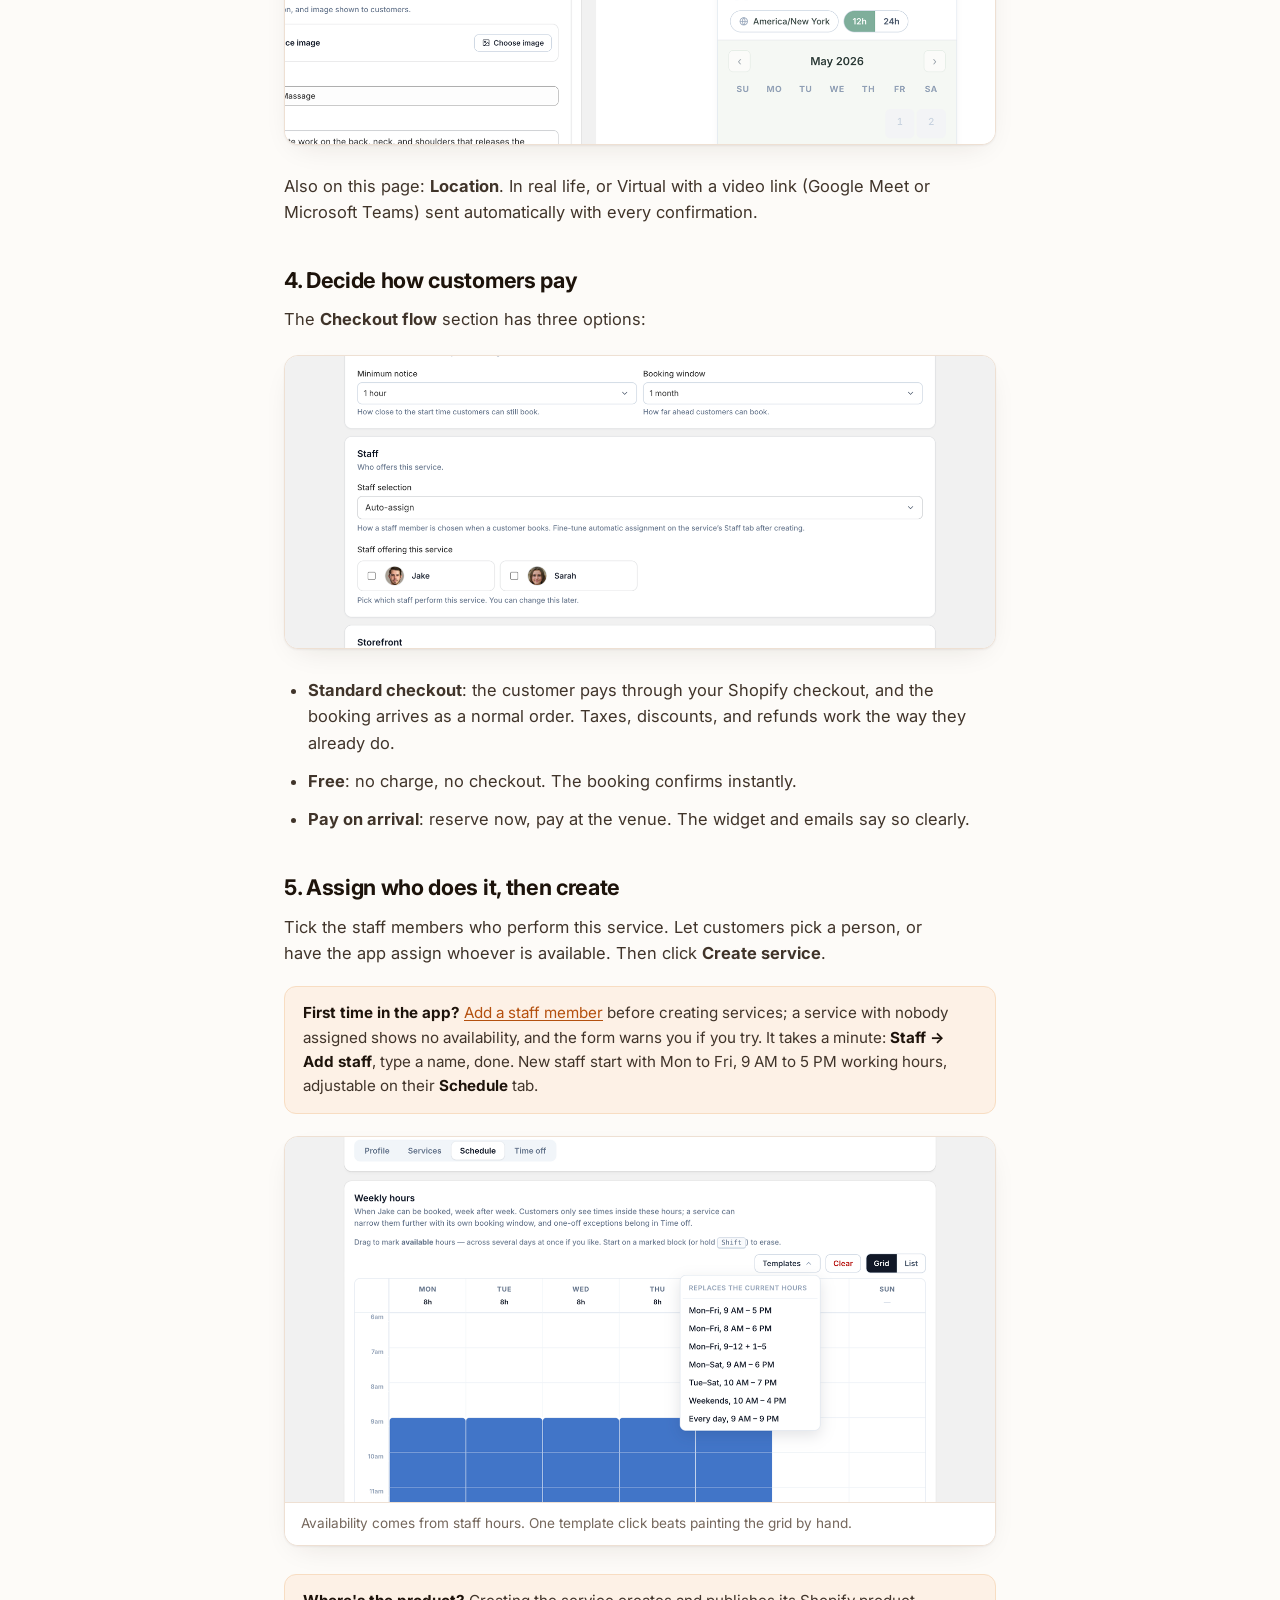
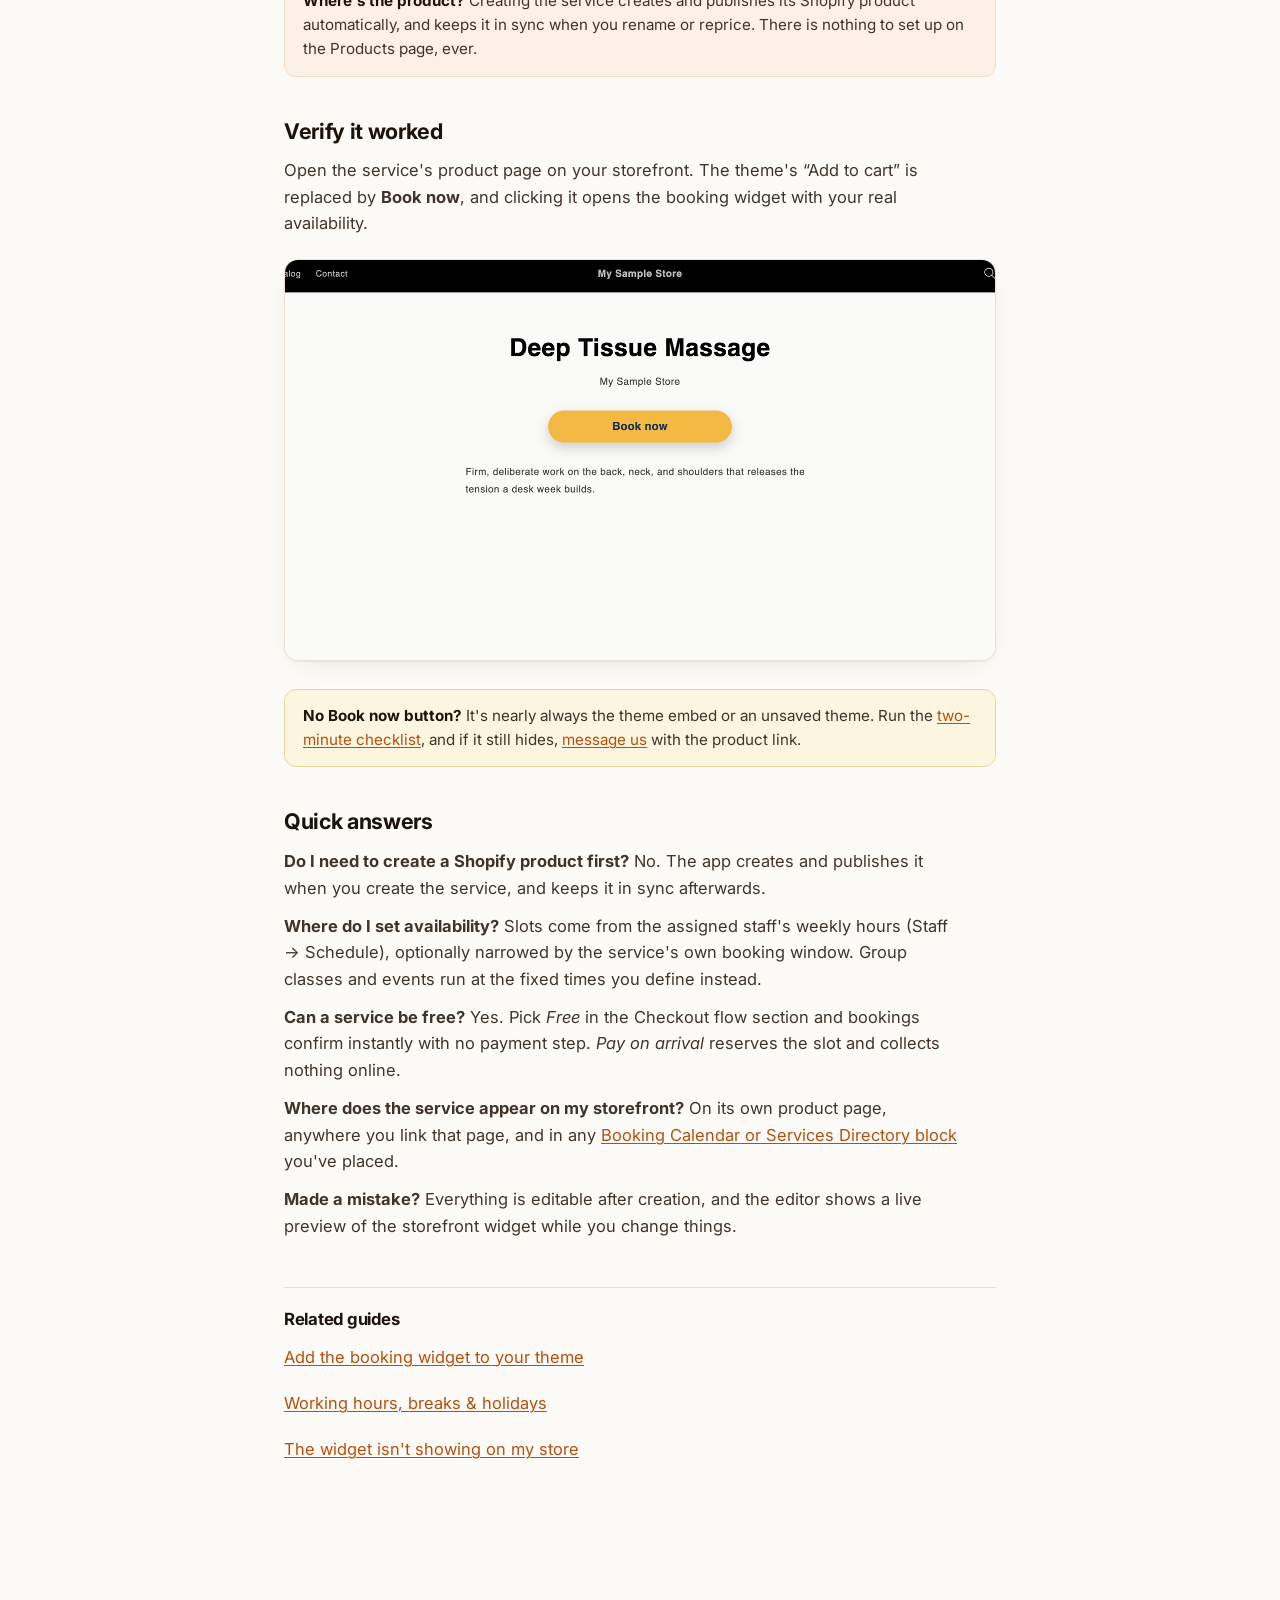
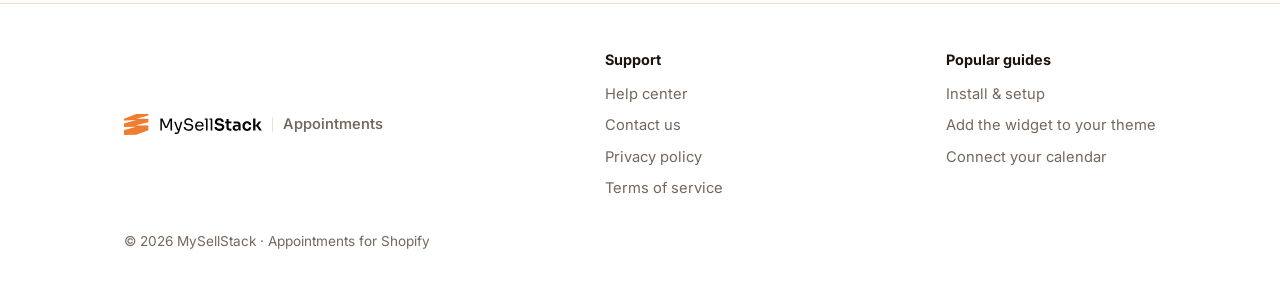
<file: help/create-a-service.html>
<!doctype html>
<html lang="en">
<head>
  <meta charset="utf-8">
  <meta name="viewport" content="width=device-width, initial-scale=1">
  <meta name="theme-color" content="#ef7d30">
  <title>Create your first service · MySellStack Appointments help</title>
  <meta name="description" content="A five-step walkthrough: pick a booking style, name and price the service, choose how customers pay, assign staff, and verify Book now on your storefront.">
  <link rel="icon" href="data:image/svg+xml,%3Csvg xmlns='http://www.w3.org/2000/svg' viewBox='0 0 64 64'%3E%3Crect width='64' height='64' rx='14' fill='%23ef7d30'/%3E%3Cpolygon fill='%23040404' transform='translate(10.4 13.35) scale(0.877)' points='24.8 9.45 49.27 3.16 49.27 .05 24.65 0 24.65 0 0 9.83 0 12.93 24.46 12.3 24.63 12.25 24.63 12.35 24.46 12.35 0 19.34 0 26.49 24.46 25.86 24.63 25.81 24.63 25.99 24.46 25.99 24.46 26 0 32.97 0 42.52 24.46 41.9 24.59 41.89 24.6 41.89 24.64 41.87 49.27 32.74 49.27 23.2 24.8 23.14 24.8 23.13 24.64 23.18 24.64 23.01 24.8 23.01 49.27 16.72 49.27 9.57 24.64 9.45 24.8 9.45'/%3E%3C/svg%3E">
  <link rel="preconnect" href="https://fonts.googleapis.com">
  <link rel="preconnect" href="https://fonts.gstatic.com" crossorigin>
  <link rel="stylesheet" href="https://fonts.googleapis.com/css2?family=Inter:wght@400;500;650;700;800&display=swap">
  <link rel="stylesheet" href="../css/site.css">
</head>
<body>

<header class="site-head">
  <div class="wrap bar">
    <a class="brand" href="../index.html"><img class="brand-logo" src="../assets/brand/mysellstack-wordmark.svg" alt="MySellStack Appointments" width="279" height="43"><span class="brand-sub" aria-hidden="true">Appointments</span></a>
    <nav class="nav">
      <a href="../index.html#features">Features</a>
      <a href="../index.html#how">How it works</a>
      <a href="../index.html#pricing">Pricing</a>
      <a href="index.html">Help</a>
      <a class="btn btn-sm" href="index.html#contact">Contact us</a>
    </nav>
  </div>
</header>

<main>
<article class="article">
  <div class="crumbs"><a href="index.html">Help center</a> ▸ Getting started</div>
  <h1>Create your first service</h1>
  <p class="intro">A service is the thing customers book: a haircut, a class,
  a consultation. Five steps, about two minutes. You never touch the Shopify
  product admin: the matching product is created and published for you.</p>

  <h2>1. Open the service builder</h2>
  <p>In the app, go to <strong>Services</strong> and click
  <strong>New service</strong>.</p>
  <figure class="shot">
    <img src="../assets/help-add-service.png" alt="The Services page with the New service button highlighted" loading="lazy">
  </figure>

  <h2>2. Pick the booking style</h2>
  <p>The builder asks what kind of service this is. Pick the closest fit; it
  sets sensible defaults, everything stays adjustable, and a
  <strong>Change type</strong> button lets you switch later.</p>
  <figure class="shot">
    <img src="../assets/article-type-chooser.png" alt="The service type chooser with 1-on-1 Appointment, Group class, and Scheduled event cards" loading="lazy">
  </figure>
  <ul>
    <li><strong>1-on-1 Appointment</strong>: one customer per slot.
        Consultations, lessons, treatments.</li>
    <li><strong>Group class</strong>: many people share a recurring slot, with
        a capacity. Yoga, fitness, workshops. Slots show how many places are
        left.</li>
    <li><strong>Scheduled event</strong>: sessions on set dates, one-off or a
        series. Workshops, classes, pop-ups.</li>
  </ul>

  <h2>3. Name it and price it</h2>
  <p>In <strong>Identity</strong>, give the service its name and a short
  description; both appear in the booking widget. In
  <strong>Pricing and duration</strong>, pick how long a session runs and what
  it costs. <em>Fixed length</em> is one duration and one price;
  <em>Multi choice</em> lets customers pick a length (30, 60, or 90 minutes,
  say) with a price per option.</p>
  <figure class="shot">
    <img src="../assets/article-pricing.png" alt="The Pricing and duration section with length mode, duration chips, and the price field" loading="lazy">
  </figure>
  <p>Also on this page: <strong>Location</strong>. In real life, or Virtual
  with a video link (Google Meet or Microsoft Teams) sent automatically with
  every confirmation.</p>

  <h2>4. Decide how customers pay</h2>
  <p>The <strong>Checkout flow</strong> section has three options:</p>
  <figure class="shot">
    <img src="../assets/article-checkout-modes.png" alt="The Checkout flow options: Standard checkout, Free, and Pay on arrival" loading="lazy">
  </figure>
  <ul>
    <li><strong>Standard checkout</strong>: the customer pays through your
        Shopify checkout, and the booking arrives as a normal order. Taxes,
        discounts, and refunds work the way they already do.</li>
    <li><strong>Free</strong>: no charge, no checkout. The booking confirms
        instantly.</li>
    <li><strong>Pay on arrival</strong>: reserve now, pay at the venue. The
        widget and emails say so clearly.</li>
  </ul>

  <h2>5. Assign who does it, then create</h2>
  <p>Tick the staff members who perform this service. Let customers pick a
  person, or have the app assign whoever is available. Then click
  <strong>Create service</strong>.</p>
  <div class="note"><strong>First time in the app?</strong>
  <a href="add-staff.html">Add a staff member</a> before creating services; a
  service with nobody assigned shows no availability, and the form warns you
  if you try. It takes a minute: <strong>Staff → Add staff</strong>, type a
  name, done. New staff start with Mon to Fri, 9 AM to 5 PM working hours,
  adjustable on their <strong>Schedule</strong> tab.</div>
  <figure class="shot">
    <img src="../assets/article-staff-templates.png" alt="A staff member's weekly hours grid with the Templates menu open, offering presets like Mon to Fri, 9 AM to 5 PM" loading="lazy">
    <figcaption>Availability comes from staff hours. One template click beats
    painting the grid by hand.</figcaption>
  </figure>
  <div class="note"><strong>Where's the product?</strong> Creating the service
  creates and publishes its Shopify product automatically, and keeps it in
  sync when you rename or reprice. There is nothing to set up on the Products
  page, ever.</div>

  <h2>Verify it worked</h2>
  <p>Open the service's product page on your storefront. The theme's
  “Add to cart” is replaced by <strong>Book now</strong>, and clicking it
  opens the booking widget with your real availability.</p>
  <figure class="shot">
    <img src="../assets/help-book-now-button.png" alt="A storefront product page where the add-to-cart button has been replaced by a theme-styled Book now button" loading="lazy">
  </figure>
  <div class="warn"><strong>No Book now button?</strong> It's nearly always
  the theme embed or an unsaved theme. Run the
  <a href="widget-not-showing.html">two-minute checklist</a>, and if it still
  hides, <a href="index.html#contact">message us</a> with the product link.</div>

  <h2>Quick answers</h2>
  <p><strong>Do I need to create a Shopify product first?</strong> No. The
  app creates and publishes it when you create the service, and keeps it in
  sync afterwards.</p>
  <p><strong>Where do I set availability?</strong> Slots come from the
  assigned staff's weekly hours (Staff → Schedule), optionally narrowed by the
  service's own booking window. Group classes and events run at the fixed
  times you define instead.</p>
  <p><strong>Can a service be free?</strong> Yes. Pick <em>Free</em> in the
  Checkout flow section and bookings confirm instantly with no payment step.
  <em>Pay on arrival</em> reserves the slot and collects nothing online.</p>
  <p><strong>Where does the service appear on my storefront?</strong> On its
  own product page, anywhere you link that page, and in any
  <a href="add-widget-to-theme.html">Booking Calendar or Services Directory
  block</a> you've placed.</p>
  <p><strong>Made a mistake?</strong> Everything is editable after creation,
  and the editor shows a live preview of the storefront widget while you
  change things.</p>

  <div class="related">
    <h2>Related guides</h2>
    <ul>
      <li><a href="add-widget-to-theme.html">Add the booking widget to your theme</a></li>
      <li><a href="availability.html">Working hours, breaks &amp; holidays</a></li>
      <li><a href="widget-not-showing.html">The widget isn't showing on my store</a></li>
    </ul>
  </div>
</article>
</main>

<footer class="site-foot">
  <div class="wrap foot-grid">
    <a class="brand" href="../index.html"><img class="brand-logo" src="../assets/brand/mysellstack-wordmark.svg" alt="MySellStack Appointments" width="279" height="43"><span class="brand-sub" aria-hidden="true">Appointments</span></a>
    <nav aria-label="Support">
      <strong>Support</strong>
      <a href="index.html">Help center</a>
      <a href="index.html#contact">Contact us</a>
      <a href="https://appointments.mysellstack.com/privacy">Privacy policy</a>
      <a href="https://appointments.mysellstack.com/terms">Terms of service</a>
    </nav>
    <nav aria-label="Guides">
      <strong>Popular guides</strong>
      <a href="install-and-setup.html">Install &amp; setup</a>
      <a href="add-widget-to-theme.html">Add the widget to your theme</a>
      <a href="connect-calendars.html">Connect your calendar</a>
    </nav>
  </div>
  <div class="wrap small-print">© 2026 MySellStack · Appointments for Shopify</div>
</footer>

</body>
</html>
</file>
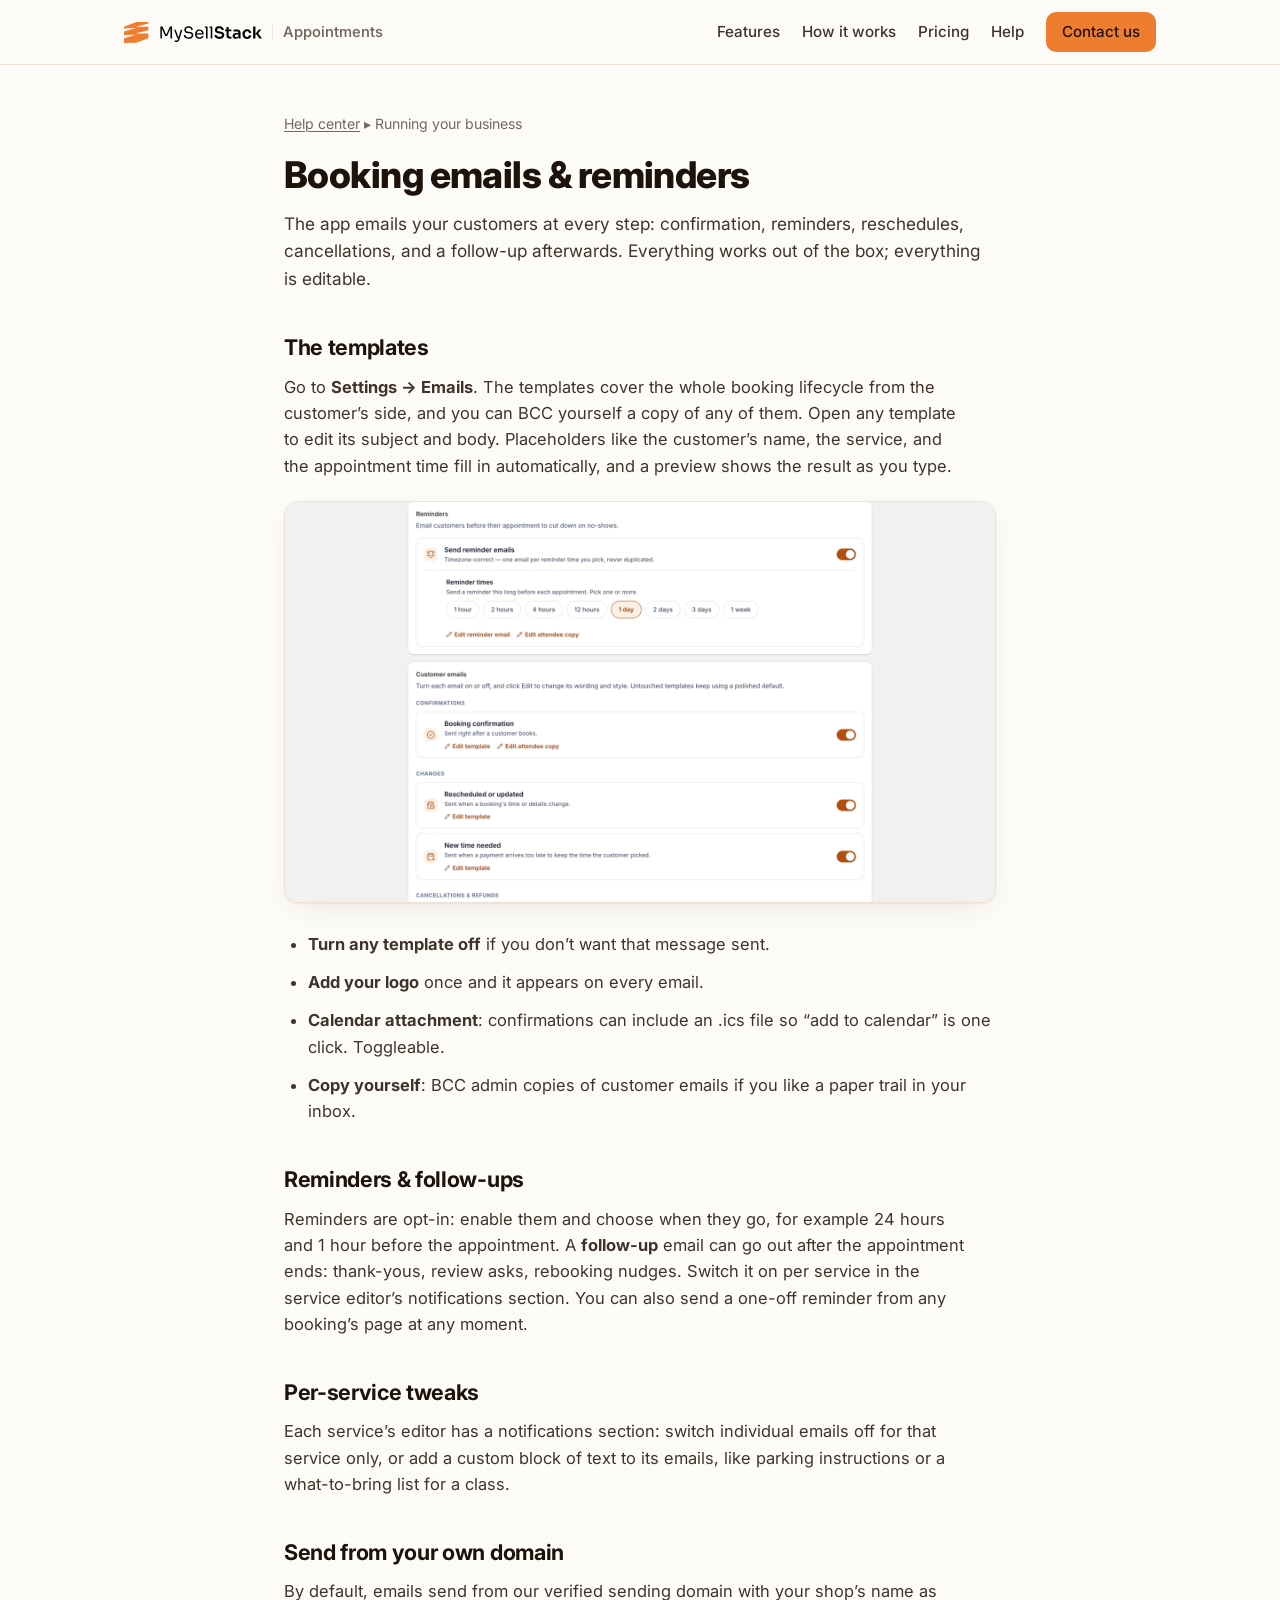
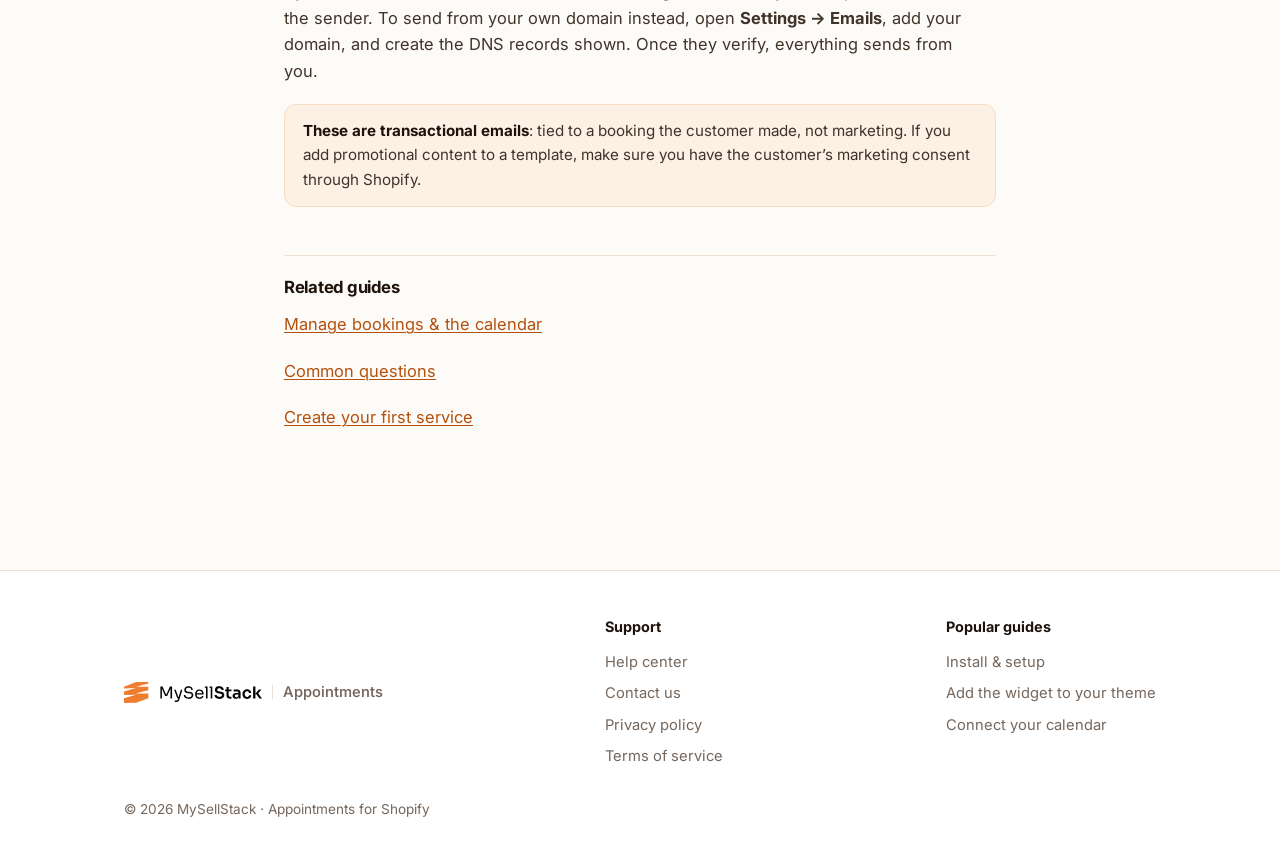
<file: help/emails.html>
<!doctype html>
<html lang="en">
<head>
  <meta charset="utf-8">
  <meta name="viewport" content="width=device-width, initial-scale=1">
  <meta name="theme-color" content="#ef7d30">
  <title>Booking emails &amp; reminders · MySellStack Appointments help</title>
  <meta name="description" content="Customize every booking email, schedule reminders and follow-ups, add your logo, and send from your own domain.">
  <link rel="icon" href="data:image/svg+xml,%3Csvg xmlns='http://www.w3.org/2000/svg' viewBox='0 0 64 64'%3E%3Crect width='64' height='64' rx='14' fill='%23ef7d30'/%3E%3Cpolygon fill='%23040404' transform='translate(10.4 13.35) scale(0.877)' points='24.8 9.45 49.27 3.16 49.27 .05 24.65 0 24.65 0 0 9.83 0 12.93 24.46 12.3 24.63 12.25 24.63 12.35 24.46 12.35 0 19.34 0 26.49 24.46 25.86 24.63 25.81 24.63 25.99 24.46 25.99 24.46 26 0 32.97 0 42.52 24.46 41.9 24.59 41.89 24.6 41.89 24.64 41.87 49.27 32.74 49.27 23.2 24.8 23.14 24.8 23.13 24.64 23.18 24.64 23.01 24.8 23.01 49.27 16.72 49.27 9.57 24.64 9.45 24.8 9.45'/%3E%3C/svg%3E">
  <link rel="preconnect" href="https://fonts.googleapis.com">
  <link rel="preconnect" href="https://fonts.gstatic.com" crossorigin>
  <link rel="stylesheet" href="https://fonts.googleapis.com/css2?family=Inter:wght@400;500;650;700;800&display=swap">
  <link rel="stylesheet" href="../css/site.css">
</head>
<body>

<header class="site-head">
  <div class="wrap bar">
    <a class="brand" href="../index.html"><img class="brand-logo" src="../assets/brand/mysellstack-wordmark.svg" alt="MySellStack Appointments" width="279" height="43"><span class="brand-sub" aria-hidden="true">Appointments</span></a>
    <nav class="nav">
      <a href="../index.html#features">Features</a>
      <a href="../index.html#how">How it works</a>
      <a href="../index.html#pricing">Pricing</a>
      <a href="index.html">Help</a>
      <a class="btn btn-sm" href="index.html#contact">Contact us</a>
    </nav>
  </div>
</header>

<main>
<article class="article">
  <div class="crumbs"><a href="index.html">Help center</a> ▸ Running your business</div>
  <h1>Booking emails &amp; reminders</h1>
  <p class="intro">The app emails your customers at every step: confirmation,
  reminders, reschedules, cancellations, and a follow-up afterwards. Everything
  works out of the box; everything is editable.</p>

  <h2>The templates</h2>
  <p>Go to <strong>Settings → Emails</strong>. The templates cover the whole
  booking lifecycle from the customer’s side, and you can BCC yourself a
  copy of any of them. Open any template to edit its subject and body. Placeholders like the customer’s
  name, the service, and the appointment time fill in automatically, and a
  preview shows the result as you type.</p>
  <figure class="shot">
    <img src="../assets/help-emails.png" alt="The Emails settings page listing customer email templates" loading="lazy">
  </figure>
  <ul>
    <li><strong>Turn any template off</strong> if you don’t want that message
        sent.</li>
    <li><strong>Add your logo</strong> once and it appears on every email.</li>
    <li><strong>Calendar attachment</strong>: confirmations can include an
        .ics file so “add to calendar” is one click. Toggleable.</li>
    <li><strong>Copy yourself</strong>: BCC admin copies of customer emails
        if you like a paper trail in your inbox.</li>
  </ul>

  <h2>Reminders &amp; follow-ups</h2>
  <p>Reminders are opt-in: enable them and choose when they go, for example
  24 hours and 1 hour before the appointment. A <strong>follow-up</strong>
  email can go out after the appointment ends: thank-yous, review asks,
  rebooking nudges. Switch it on per service in the service editor’s
  notifications section. You can also send a one-off reminder from any booking’s
  page at any moment.</p>

  <h2>Per-service tweaks</h2>
  <p>Each service’s editor has a notifications section: switch individual
  emails off for that service only, or add a custom block of text to its
  emails, like parking instructions or a what-to-bring list for a
  class.</p>

  <h2>Send from your own domain</h2>
  <p>By default, emails send from our verified sending domain with your shop’s
  name as the sender. To send from your own domain instead, open
  <strong>Settings → Emails</strong>, add your domain, and create the DNS
  records shown. Once they verify, everything sends from you.</p>

  <div class="note"><strong>These are transactional emails</strong>: tied to a
  booking the customer made, not marketing. If you add promotional content to
  a template, make sure you have the customer’s marketing consent through
  Shopify.</div>

  <div class="related">
    <h2>Related guides</h2>
    <ul>
      <li><a href="manage-bookings.html">Manage bookings &amp; the calendar</a></li>
      <li><a href="common-questions.html">Common questions</a></li>
      <li><a href="create-a-service.html">Create your first service</a></li>
    </ul>
  </div>
</article>
</main>

<footer class="site-foot">
  <div class="wrap foot-grid">
    <a class="brand" href="../index.html"><img class="brand-logo" src="../assets/brand/mysellstack-wordmark.svg" alt="MySellStack Appointments" width="279" height="43"><span class="brand-sub" aria-hidden="true">Appointments</span></a>
    <nav aria-label="Support">
      <strong>Support</strong>
      <a href="index.html">Help center</a>
      <a href="index.html#contact">Contact us</a>
      <a href="https://appointments.mysellstack.com/privacy">Privacy policy</a>
      <a href="https://appointments.mysellstack.com/terms">Terms of service</a>
    </nav>
    <nav aria-label="Guides">
      <strong>Popular guides</strong>
      <a href="install-and-setup.html">Install &amp; setup</a>
      <a href="add-widget-to-theme.html">Add the widget to your theme</a>
      <a href="connect-calendars.html">Connect your calendar</a>
    </nav>
  </div>
  <div class="wrap small-print">© 2026 MySellStack · Appointments for Shopify</div>
</footer>

</body>
</html>
</file>
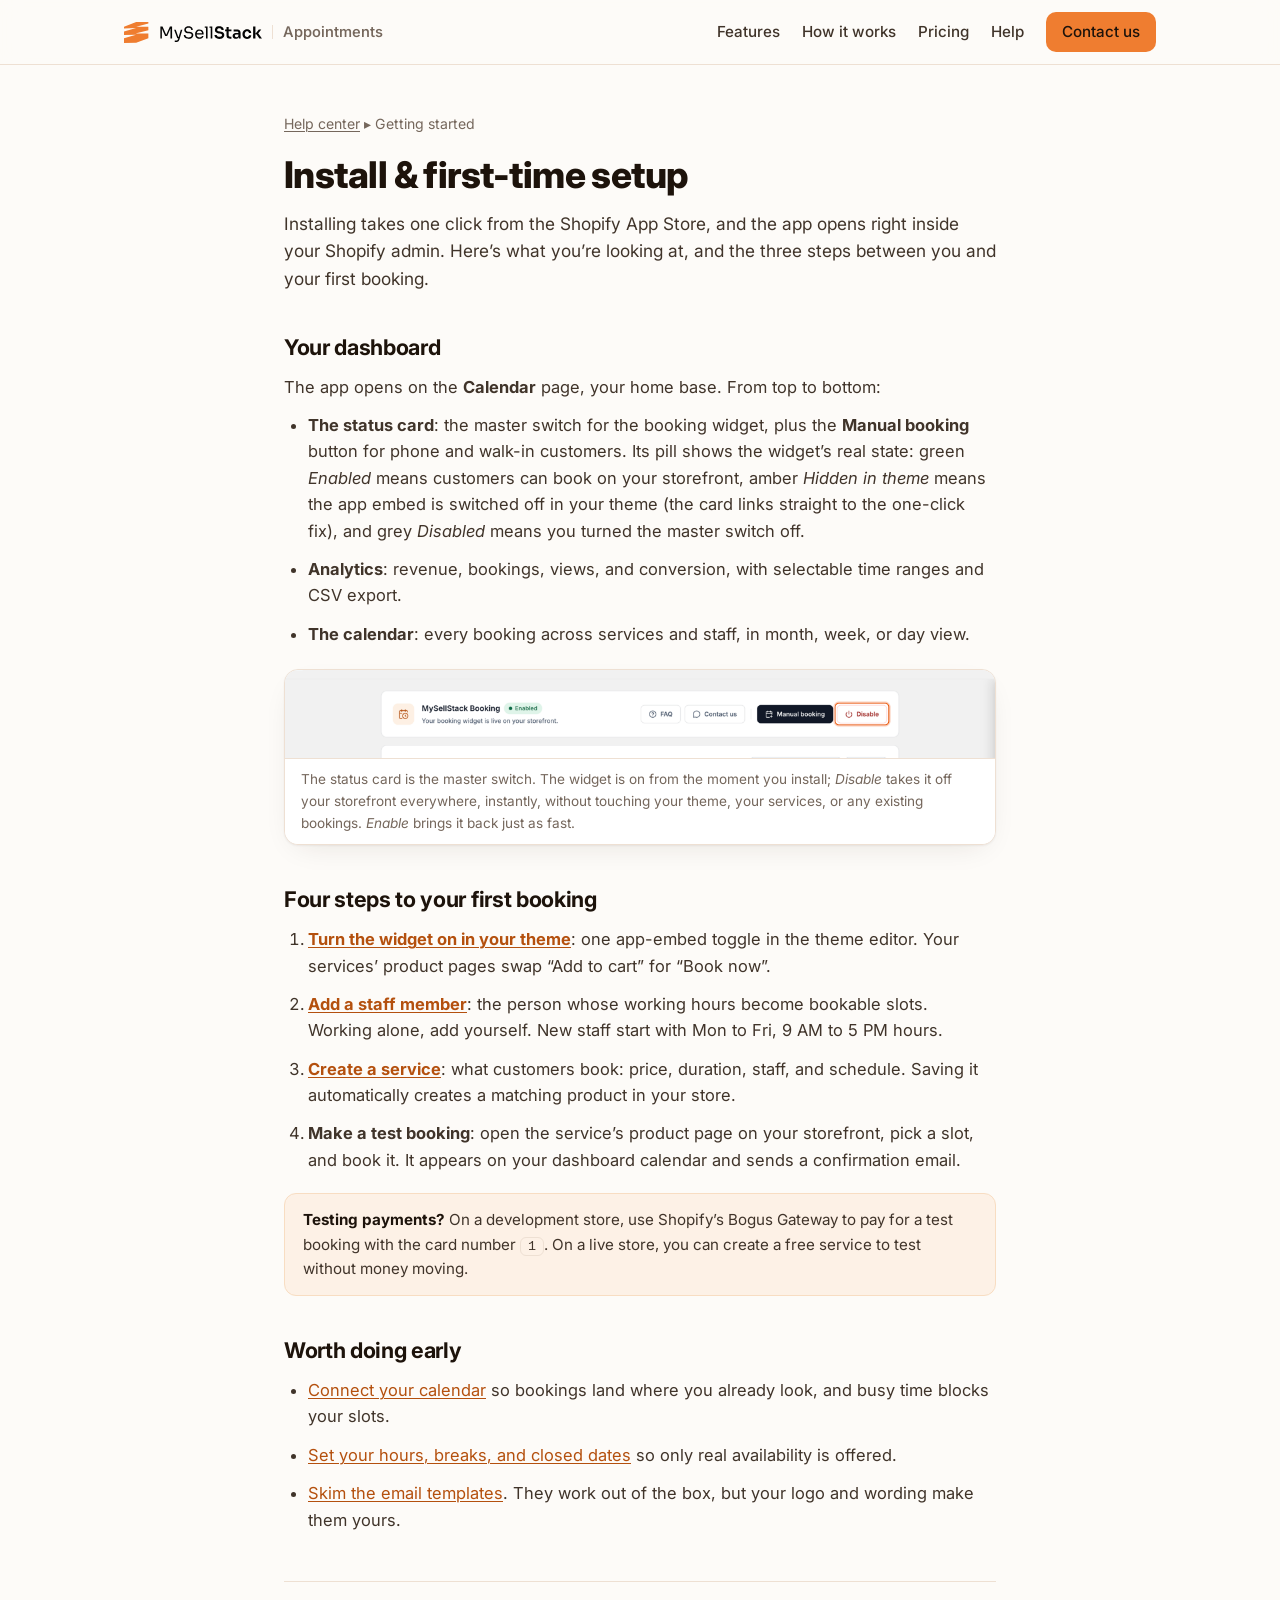
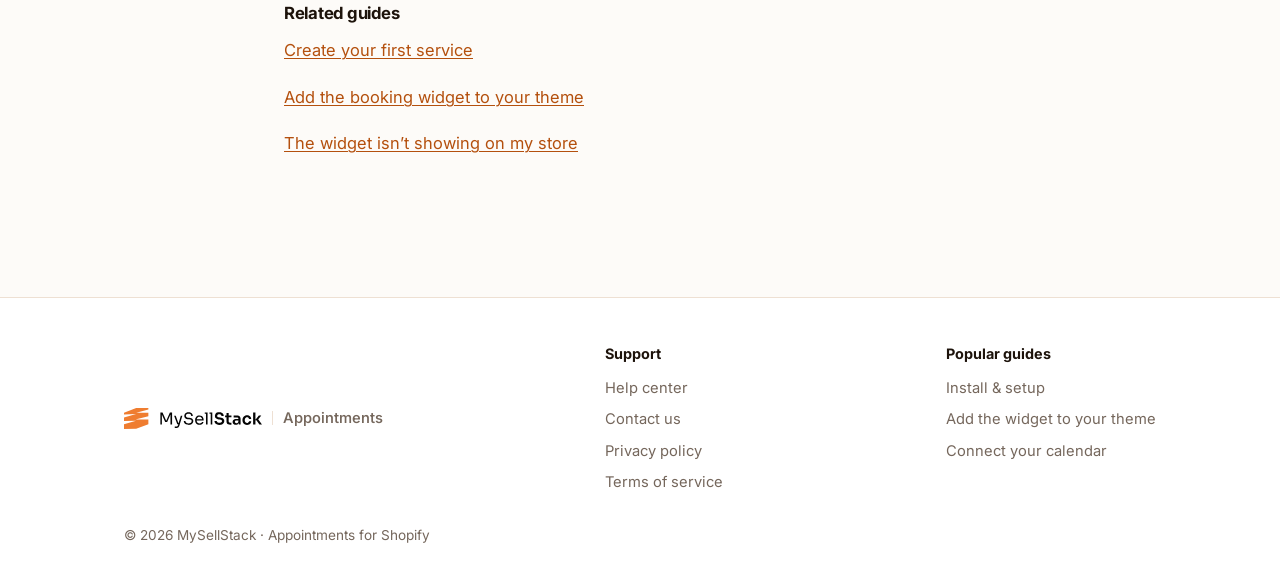
<file: help/install-and-setup.html>
<!doctype html>
<html lang="en">
<head>
  <meta charset="utf-8">
  <meta name="viewport" content="width=device-width, initial-scale=1">
  <meta name="theme-color" content="#ef7d30">
  <title>Install &amp; first-time setup · MySellStack Appointments help</title>
  <meta name="description" content="What happens right after you install MySellStack Appointments, and the three steps to your first booking.">
  <link rel="icon" href="data:image/svg+xml,%3Csvg xmlns='http://www.w3.org/2000/svg' viewBox='0 0 64 64'%3E%3Crect width='64' height='64' rx='14' fill='%23ef7d30'/%3E%3Cpolygon fill='%23040404' transform='translate(10.4 13.35) scale(0.877)' points='24.8 9.45 49.27 3.16 49.27 .05 24.65 0 24.65 0 0 9.83 0 12.93 24.46 12.3 24.63 12.25 24.63 12.35 24.46 12.35 0 19.34 0 26.49 24.46 25.86 24.63 25.81 24.63 25.99 24.46 25.99 24.46 26 0 32.97 0 42.52 24.46 41.9 24.59 41.89 24.6 41.89 24.64 41.87 49.27 32.74 49.27 23.2 24.8 23.14 24.8 23.13 24.64 23.18 24.64 23.01 24.8 23.01 49.27 16.72 49.27 9.57 24.64 9.45 24.8 9.45'/%3E%3C/svg%3E">
  <link rel="preconnect" href="https://fonts.googleapis.com">
  <link rel="preconnect" href="https://fonts.gstatic.com" crossorigin>
  <link rel="stylesheet" href="https://fonts.googleapis.com/css2?family=Inter:wght@400;500;650;700;800&display=swap">
  <link rel="stylesheet" href="../css/site.css">
</head>
<body>

<header class="site-head">
  <div class="wrap bar">
    <a class="brand" href="../index.html"><img class="brand-logo" src="../assets/brand/mysellstack-wordmark.svg" alt="MySellStack Appointments" width="279" height="43"><span class="brand-sub" aria-hidden="true">Appointments</span></a>
    <nav class="nav">
      <a href="../index.html#features">Features</a>
      <a href="../index.html#how">How it works</a>
      <a href="../index.html#pricing">Pricing</a>
      <a href="index.html">Help</a>
      <a class="btn btn-sm" href="index.html#contact">Contact us</a>
    </nav>
  </div>
</header>

<main>
<article class="article">
  <div class="crumbs"><a href="index.html">Help center</a> ▸ Getting started</div>
  <h1>Install &amp; first-time setup</h1>
  <p class="intro">Installing takes one click from the Shopify App Store, and the
  app opens right inside your Shopify admin. Here’s what you’re looking at, and
  the three steps between you and your first booking.</p>

  <h2>Your dashboard</h2>
  <p>The app opens on the <strong>Calendar</strong> page, your home base. From
  top to bottom:</p>
  <ul>
    <li><strong>The status card</strong>: the master switch for the booking
        widget, plus the <strong>Manual booking</strong> button for phone and
        walk-in customers. Its pill shows the widget&rsquo;s real state: green
        <em>Enabled</em> means customers can book on your storefront, amber
        <em>Hidden in theme</em> means the app embed is switched off in your
        theme (the card links straight to the one-click fix), and grey
        <em>Disabled</em> means you turned the master switch off.</li>
    <li><strong>Analytics</strong>: revenue, bookings, views, and conversion,
        with selectable time ranges and CSV export.</li>
    <li><strong>The calendar</strong>: every booking across services and
        staff, in month, week, or day view.</li>
  </ul>

  <figure class="shot">
    <img src="../assets/help-widget-toggle.png" alt="The dashboard status card with the widget Disable button highlighted" loading="lazy">
    <figcaption>The status card is the master switch. The widget is on from
    the moment you install; <em>Disable</em> takes it off your storefront
    everywhere, instantly, without touching your theme, your services, or any
    existing bookings. <em>Enable</em> brings it back just as fast.</figcaption>
  </figure>

  <h2>Four steps to your first booking</h2>
  <ol>
    <li><strong><a href="add-widget-to-theme.html">Turn the widget on in your
        theme</a></strong>: one app-embed toggle in the theme editor. Your
        services’ product pages swap “Add to cart” for “Book now”.</li>
    <li><strong><a href="add-staff.html">Add a staff member</a></strong>: the
        person whose working hours become bookable slots. Working alone, add
        yourself. New staff start with Mon to Fri, 9 AM to 5 PM hours.</li>
    <li><strong><a href="create-a-service.html">Create a service</a></strong>: what customers book: price, duration, staff, and schedule. Saving it
        automatically creates a matching product in your store.</li>
    <li><strong>Make a test booking</strong>: open the service’s product page
        on your storefront, pick a slot, and book it. It appears on your
        dashboard calendar and sends a confirmation email.</li>
  </ol>

  <div class="note"><strong>Testing payments?</strong> On a development store,
  use Shopify’s Bogus Gateway to pay for a test booking with the card number
  <code>1</code>. On a live store, you can create a free service to test
  without money moving.</div>

  <h2>Worth doing early</h2>
  <ul>
    <li><a href="connect-calendars.html">Connect your calendar</a> so bookings
        land where you already look, and busy time blocks your slots.</li>
    <li><a href="availability.html">Set your hours, breaks, and closed
        dates</a> so only real availability is offered.</li>
    <li><a href="emails.html">Skim the email templates</a>. They work out of
        the box, but your logo and wording make them yours.</li>
  </ul>

  <div class="related">
    <h2>Related guides</h2>
    <ul>
      <li><a href="create-a-service.html">Create your first service</a></li>
      <li><a href="add-widget-to-theme.html">Add the booking widget to your theme</a></li>
      <li><a href="widget-not-showing.html">The widget isn’t showing on my store</a></li>
    </ul>
  </div>
</article>
</main>

<footer class="site-foot">
  <div class="wrap foot-grid">
    <a class="brand" href="../index.html"><img class="brand-logo" src="../assets/brand/mysellstack-wordmark.svg" alt="MySellStack Appointments" width="279" height="43"><span class="brand-sub" aria-hidden="true">Appointments</span></a>
    <nav aria-label="Support">
      <strong>Support</strong>
      <a href="index.html">Help center</a>
      <a href="index.html#contact">Contact us</a>
      <a href="https://appointments.mysellstack.com/privacy">Privacy policy</a>
      <a href="https://appointments.mysellstack.com/terms">Terms of service</a>
    </nav>
    <nav aria-label="Guides">
      <strong>Popular guides</strong>
      <a href="install-and-setup.html">Install &amp; setup</a>
      <a href="add-widget-to-theme.html">Add the widget to your theme</a>
      <a href="connect-calendars.html">Connect your calendar</a>
    </nav>
  </div>
  <div class="wrap small-print">© 2026 MySellStack · Appointments for Shopify</div>
</footer>

</body>
</html>
</file>
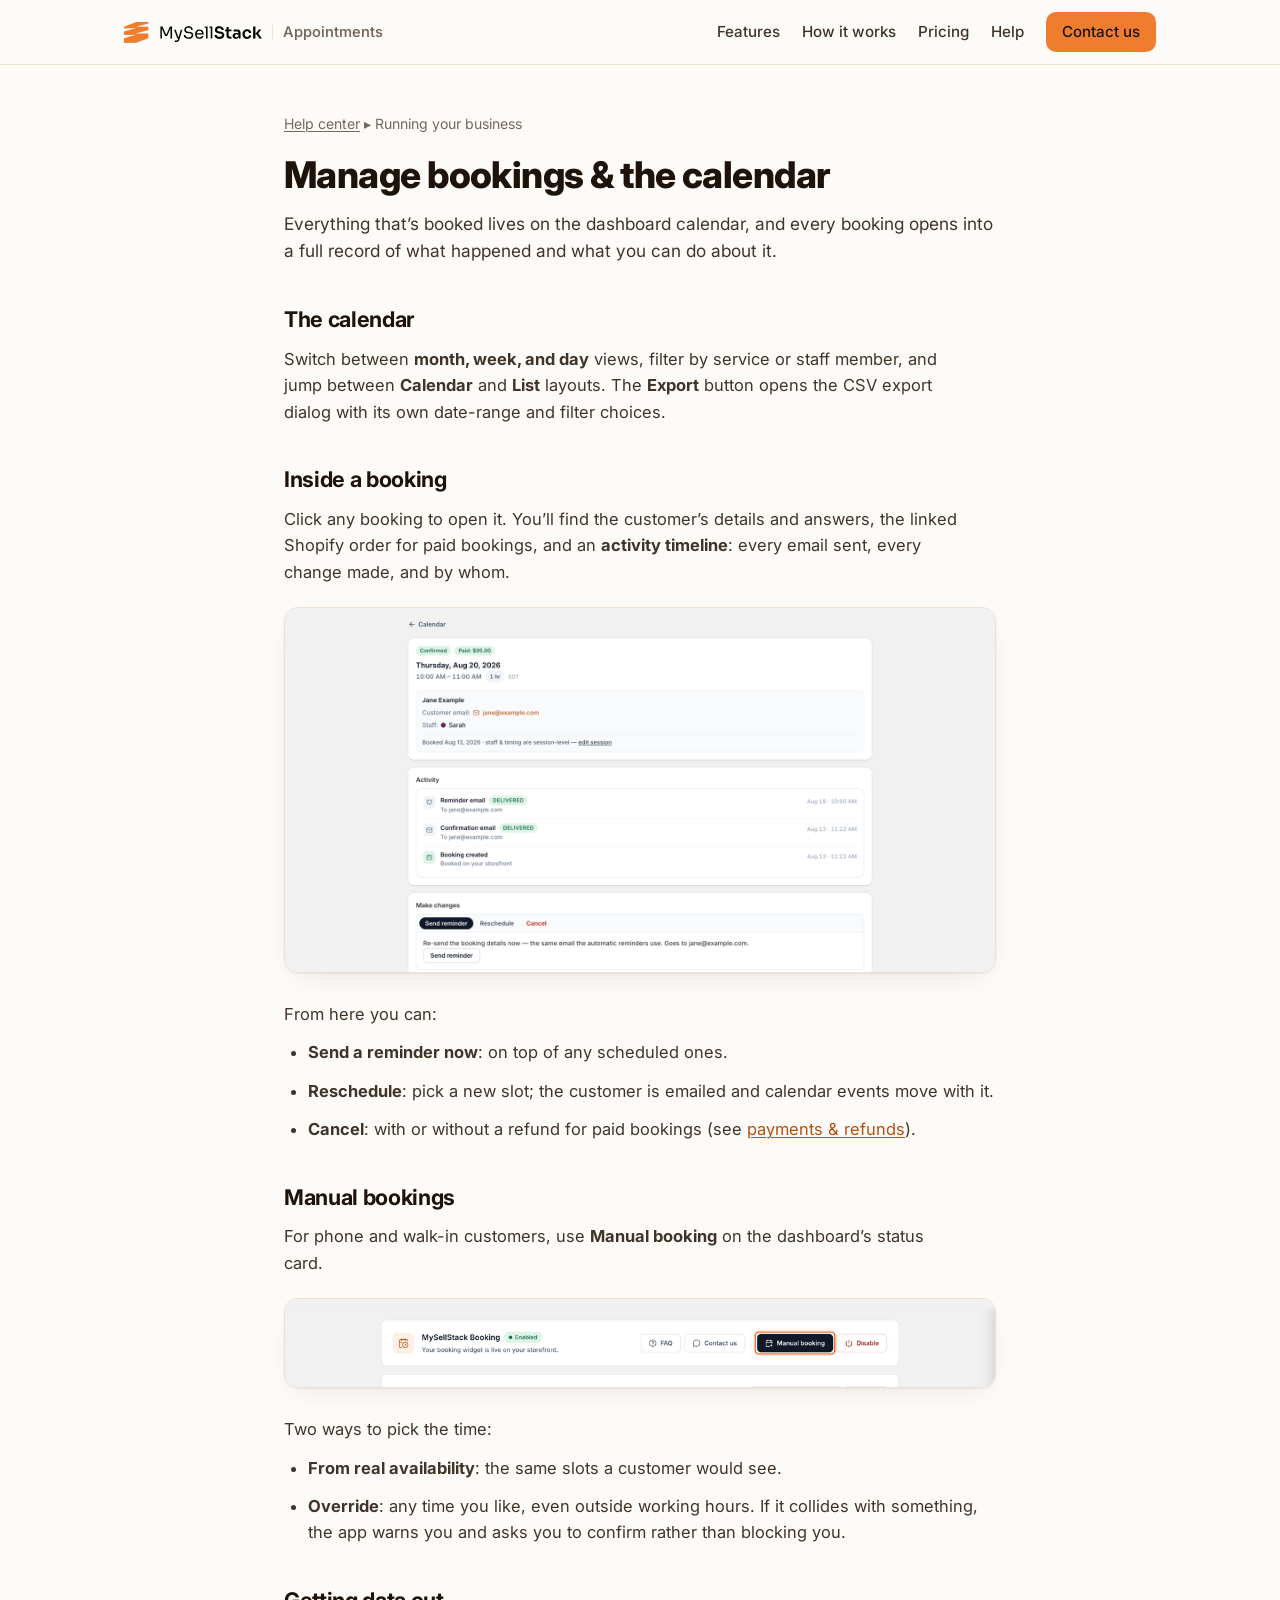
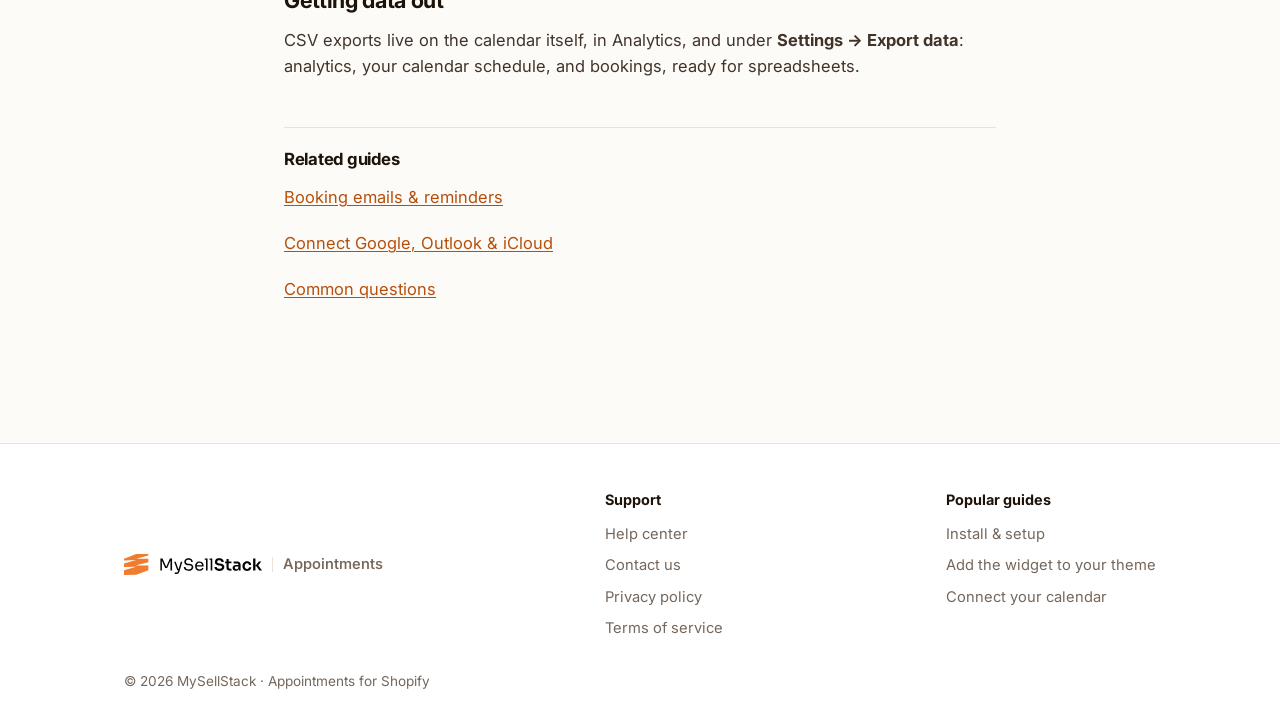
<file: help/manage-bookings.html>
<!doctype html>
<html lang="en">
<head>
  <meta charset="utf-8">
  <meta name="viewport" content="width=device-width, initial-scale=1">
  <meta name="theme-color" content="#ef7d30">
  <title>Manage bookings &amp; the calendar · MySellStack Appointments help</title>
  <meta name="description" content="The dashboard calendar, booking details and history, sending reminders, manual bookings, and exporting your data.">
  <link rel="icon" href="data:image/svg+xml,%3Csvg xmlns='http://www.w3.org/2000/svg' viewBox='0 0 64 64'%3E%3Crect width='64' height='64' rx='14' fill='%23ef7d30'/%3E%3Cpolygon fill='%23040404' transform='translate(10.4 13.35) scale(0.877)' points='24.8 9.45 49.27 3.16 49.27 .05 24.65 0 24.65 0 0 9.83 0 12.93 24.46 12.3 24.63 12.25 24.63 12.35 24.46 12.35 0 19.34 0 26.49 24.46 25.86 24.63 25.81 24.63 25.99 24.46 25.99 24.46 26 0 32.97 0 42.52 24.46 41.9 24.59 41.89 24.6 41.89 24.64 41.87 49.27 32.74 49.27 23.2 24.8 23.14 24.8 23.13 24.64 23.18 24.64 23.01 24.8 23.01 49.27 16.72 49.27 9.57 24.64 9.45 24.8 9.45'/%3E%3C/svg%3E">
  <link rel="preconnect" href="https://fonts.googleapis.com">
  <link rel="preconnect" href="https://fonts.gstatic.com" crossorigin>
  <link rel="stylesheet" href="https://fonts.googleapis.com/css2?family=Inter:wght@400;500;650;700;800&display=swap">
  <link rel="stylesheet" href="../css/site.css">
</head>
<body>

<header class="site-head">
  <div class="wrap bar">
    <a class="brand" href="../index.html"><img class="brand-logo" src="../assets/brand/mysellstack-wordmark.svg" alt="MySellStack Appointments" width="279" height="43"><span class="brand-sub" aria-hidden="true">Appointments</span></a>
    <nav class="nav">
      <a href="../index.html#features">Features</a>
      <a href="../index.html#how">How it works</a>
      <a href="../index.html#pricing">Pricing</a>
      <a href="index.html">Help</a>
      <a class="btn btn-sm" href="index.html#contact">Contact us</a>
    </nav>
  </div>
</header>

<main>
<article class="article">
  <div class="crumbs"><a href="index.html">Help center</a> ▸ Running your business</div>
  <h1>Manage bookings &amp; the calendar</h1>
  <p class="intro">Everything that’s booked lives on the dashboard calendar,
  and every booking opens into a full record of what happened and what you can
  do about it.</p>

  <h2>The calendar</h2>
  <p>Switch between <strong>month, week, and day</strong> views, filter by
  service or staff member, and jump between <strong>Calendar</strong> and
  <strong>List</strong> layouts. The <strong>Export</strong> button opens the
  CSV export dialog with its own date-range and filter choices.</p>

  <h2>Inside a booking</h2>
  <p>Click any booking to open it. You’ll find the customer’s details and
  answers, the linked Shopify order for paid bookings, and an
  <strong>activity timeline</strong>: every email sent, every change made,
  and by whom.</p>
  <figure class="shot">
    <img src="../assets/help-booking-detail.png" alt="A booking detail page with customer information and the activity timeline" loading="lazy">
  </figure>
  <p>From here you can:</p>
  <ul>
    <li><strong>Send a reminder now</strong>: on top of any scheduled ones.</li>
    <li><strong>Reschedule</strong>: pick a new slot; the customer is emailed
        and calendar events move with it.</li>
    <li><strong>Cancel</strong>: with or without a refund for paid bookings
        (see <a href="common-questions.html">payments &amp; refunds</a>).</li>
  </ul>

  <h2>Manual bookings</h2>
  <p>For phone and walk-in customers, use <strong>Manual booking</strong> on the
  dashboard’s status card.</p>
  <figure class="shot">
    <img src="../assets/help-manual-booking.png" alt="The dashboard status card with the Manual booking button highlighted" loading="lazy">
  </figure>
  <p>Two ways to pick the time:</p>
  <ul>
    <li><strong>From real availability</strong>: the same slots a customer
        would see.</li>
    <li><strong>Override</strong>: any time you like, even outside working
        hours. If it collides with something, the app warns you and asks you to
        confirm rather than blocking you.</li>
  </ul>

  <h2>Getting data out</h2>
  <p>CSV exports live on the calendar itself, in Analytics, and under
  <strong>Settings → Export data</strong>: analytics, your calendar
  schedule, and bookings, ready for spreadsheets.</p>

  <div class="related">
    <h2>Related guides</h2>
    <ul>
      <li><a href="emails.html">Booking emails &amp; reminders</a></li>
      <li><a href="connect-calendars.html">Connect Google, Outlook &amp; iCloud</a></li>
      <li><a href="common-questions.html">Common questions</a></li>
    </ul>
  </div>
</article>
</main>

<footer class="site-foot">
  <div class="wrap foot-grid">
    <a class="brand" href="../index.html"><img class="brand-logo" src="../assets/brand/mysellstack-wordmark.svg" alt="MySellStack Appointments" width="279" height="43"><span class="brand-sub" aria-hidden="true">Appointments</span></a>
    <nav aria-label="Support">
      <strong>Support</strong>
      <a href="index.html">Help center</a>
      <a href="index.html#contact">Contact us</a>
      <a href="https://appointments.mysellstack.com/privacy">Privacy policy</a>
      <a href="https://appointments.mysellstack.com/terms">Terms of service</a>
    </nav>
    <nav aria-label="Guides">
      <strong>Popular guides</strong>
      <a href="install-and-setup.html">Install &amp; setup</a>
      <a href="add-widget-to-theme.html">Add the widget to your theme</a>
      <a href="connect-calendars.html">Connect your calendar</a>
    </nav>
  </div>
  <div class="wrap small-print">© 2026 MySellStack · Appointments for Shopify</div>
</footer>

</body>
</html>
</file>
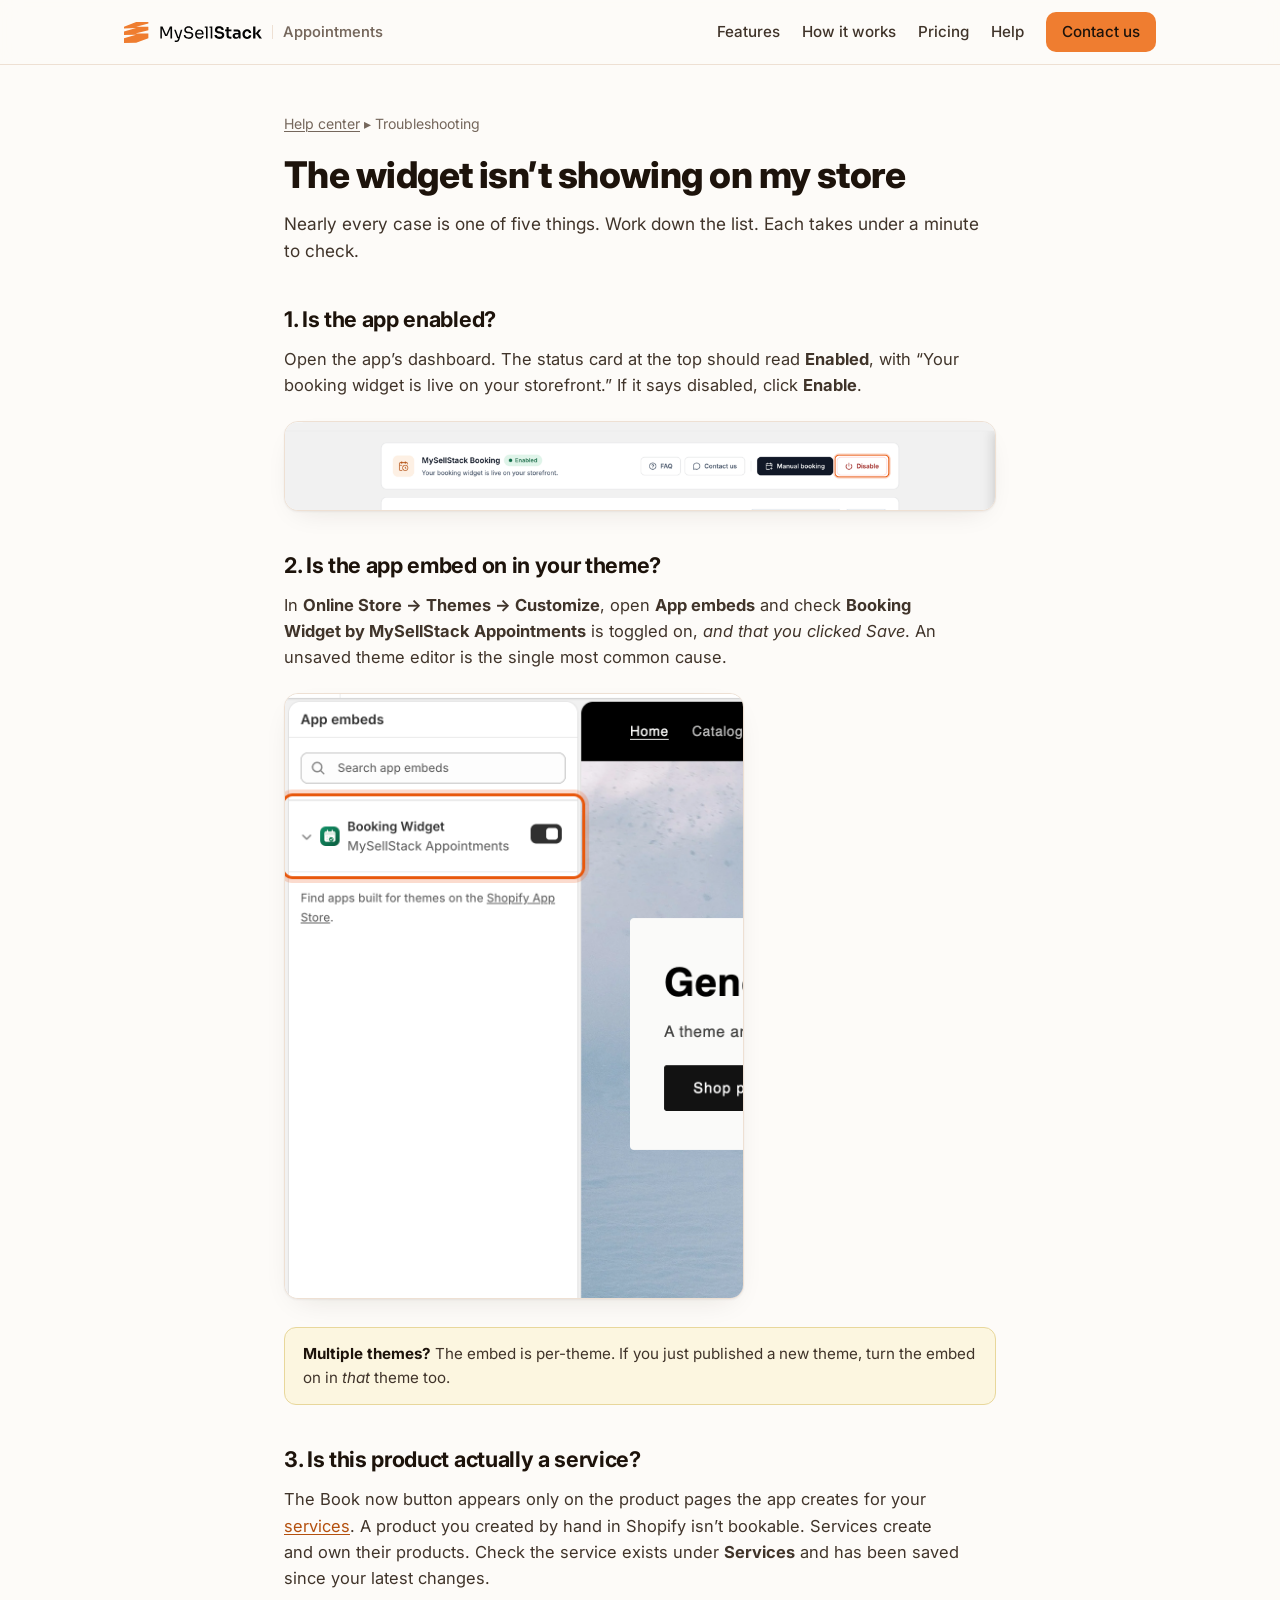
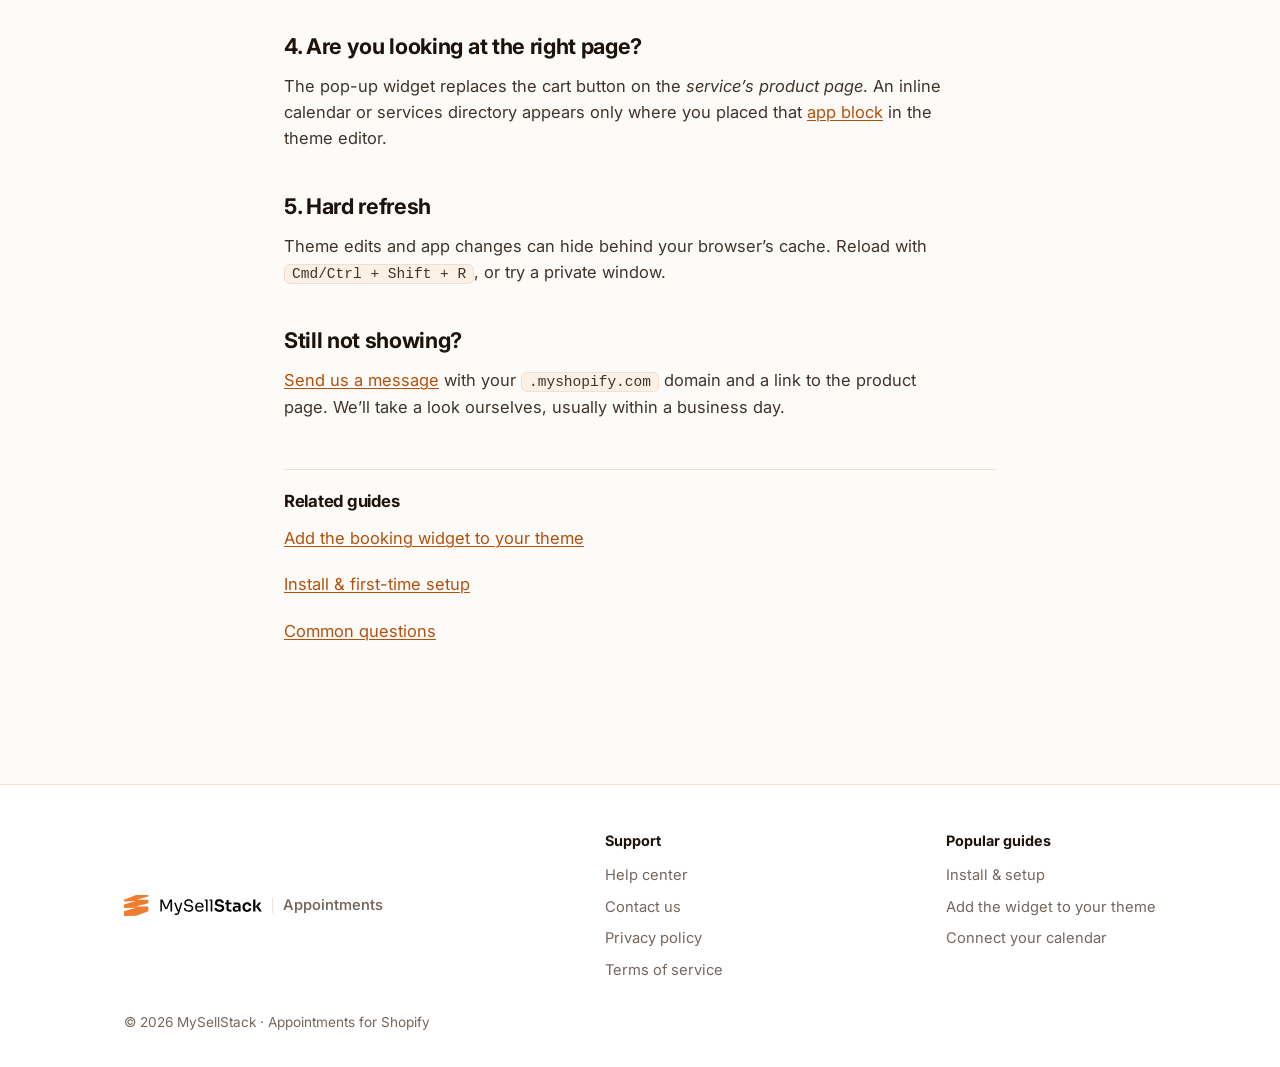
<file: help/widget-not-showing.html>
<!doctype html>
<html lang="en">
<head>
  <meta charset="utf-8">
  <meta name="viewport" content="width=device-width, initial-scale=1">
  <meta name="theme-color" content="#ef7d30">
  <title>The widget isn’t showing · MySellStack Appointments help</title>
  <meta name="description" content="A five-step checklist for when the Book now button or booking widget doesn't appear on your storefront.">
  <link rel="icon" href="data:image/svg+xml,%3Csvg xmlns='http://www.w3.org/2000/svg' viewBox='0 0 64 64'%3E%3Crect width='64' height='64' rx='14' fill='%23ef7d30'/%3E%3Cpolygon fill='%23040404' transform='translate(10.4 13.35) scale(0.877)' points='24.8 9.45 49.27 3.16 49.27 .05 24.65 0 24.65 0 0 9.83 0 12.93 24.46 12.3 24.63 12.25 24.63 12.35 24.46 12.35 0 19.34 0 26.49 24.46 25.86 24.63 25.81 24.63 25.99 24.46 25.99 24.46 26 0 32.97 0 42.52 24.46 41.9 24.59 41.89 24.6 41.89 24.64 41.87 49.27 32.74 49.27 23.2 24.8 23.14 24.8 23.13 24.64 23.18 24.64 23.01 24.8 23.01 49.27 16.72 49.27 9.57 24.64 9.45 24.8 9.45'/%3E%3C/svg%3E">
  <link rel="preconnect" href="https://fonts.googleapis.com">
  <link rel="preconnect" href="https://fonts.gstatic.com" crossorigin>
  <link rel="stylesheet" href="https://fonts.googleapis.com/css2?family=Inter:wght@400;500;650;700;800&display=swap">
  <link rel="stylesheet" href="../css/site.css">
</head>
<body>

<header class="site-head">
  <div class="wrap bar">
    <a class="brand" href="../index.html"><img class="brand-logo" src="../assets/brand/mysellstack-wordmark.svg" alt="MySellStack Appointments" width="279" height="43"><span class="brand-sub" aria-hidden="true">Appointments</span></a>
    <nav class="nav">
      <a href="../index.html#features">Features</a>
      <a href="../index.html#how">How it works</a>
      <a href="../index.html#pricing">Pricing</a>
      <a href="index.html">Help</a>
      <a class="btn btn-sm" href="index.html#contact">Contact us</a>
    </nav>
  </div>
</header>

<main>
<article class="article">
  <div class="crumbs"><a href="index.html">Help center</a> ▸ Troubleshooting</div>
  <h1>The widget isn’t showing on my store</h1>
  <p class="intro">Nearly every case is one of five things. Work down the list.
  Each takes under a minute to check.</p>

  <h2>1. Is the app enabled?</h2>
  <p>Open the app’s dashboard. The status card at the top should read
  <strong>Enabled</strong>, with “Your booking widget is live on your storefront.”
  If it says disabled, click <strong>Enable</strong>.</p>
  <figure class="shot">
    <img src="../assets/help-widget-toggle.png" alt="The dashboard status card showing the widget is Enabled, with the Disable button highlighted" loading="lazy">
  </figure>

  <h2>2. Is the app embed on in your theme?</h2>
  <p>In <strong>Online Store → Themes → Customize</strong>, open
  <strong>App embeds</strong> and check <strong>Booking Widget by
  MySellStack Appointments</strong> is toggled on, <em>and that you clicked
  Save</em>. An unsaved theme editor is the single most common cause.</p>
  <figure class="shot" style="max-width:460px">
    <img src="../assets/help-theme-embed.png" alt="The App embeds panel with the Booking Widget embed toggled on" loading="lazy">
  </figure>
  <div class="warn"><strong>Multiple themes?</strong> The embed is per-theme.
  If you just published a new theme, turn the embed on in <em>that</em> theme
  too.</div>

  <h2>3. Is this product actually a service?</h2>
  <p>The Book now button appears only on the product pages the app creates for
  your <a href="create-a-service.html">services</a>. A product you created by
  hand in Shopify isn’t bookable. Services create and own their products.
  Check the service exists under <strong>Services</strong> and has been saved
  since your latest changes.</p>

  <h2>4. Are you looking at the right page?</h2>
  <p>The pop-up widget replaces the cart button on the <em>service’s product
  page</em>. An inline calendar or services directory appears only where you
  placed that <a href="add-widget-to-theme.html">app block</a> in the theme
  editor.</p>

  <h2>5. Hard refresh</h2>
  <p>Theme edits and app changes can hide behind your browser’s cache. Reload
  with <code>Cmd/Ctrl&nbsp;+&nbsp;Shift&nbsp;+&nbsp;R</code>, or try a private
  window.</p>

  <h2>Still not showing?</h2>
  <p><a href="index.html#contact">Send us a message</a> with your
  <code>.myshopify.com</code> domain and a link to the product page. We’ll
  take a look ourselves, usually within a business day.</p>

  <div class="related">
    <h2>Related guides</h2>
    <ul>
      <li><a href="add-widget-to-theme.html">Add the booking widget to your theme</a></li>
      <li><a href="install-and-setup.html">Install &amp; first-time setup</a></li>
      <li><a href="common-questions.html">Common questions</a></li>
    </ul>
  </div>
</article>
</main>

<footer class="site-foot">
  <div class="wrap foot-grid">
    <a class="brand" href="../index.html"><img class="brand-logo" src="../assets/brand/mysellstack-wordmark.svg" alt="MySellStack Appointments" width="279" height="43"><span class="brand-sub" aria-hidden="true">Appointments</span></a>
    <nav aria-label="Support">
      <strong>Support</strong>
      <a href="index.html">Help center</a>
      <a href="index.html#contact">Contact us</a>
      <a href="https://appointments.mysellstack.com/privacy">Privacy policy</a>
      <a href="https://appointments.mysellstack.com/terms">Terms of service</a>
    </nav>
    <nav aria-label="Guides">
      <strong>Popular guides</strong>
      <a href="install-and-setup.html">Install &amp; setup</a>
      <a href="add-widget-to-theme.html">Add the widget to your theme</a>
      <a href="connect-calendars.html">Connect your calendar</a>
    </nav>
  </div>
  <div class="wrap small-print">© 2026 MySellStack · Appointments for Shopify</div>
</footer>

</body>
</html>
</file>
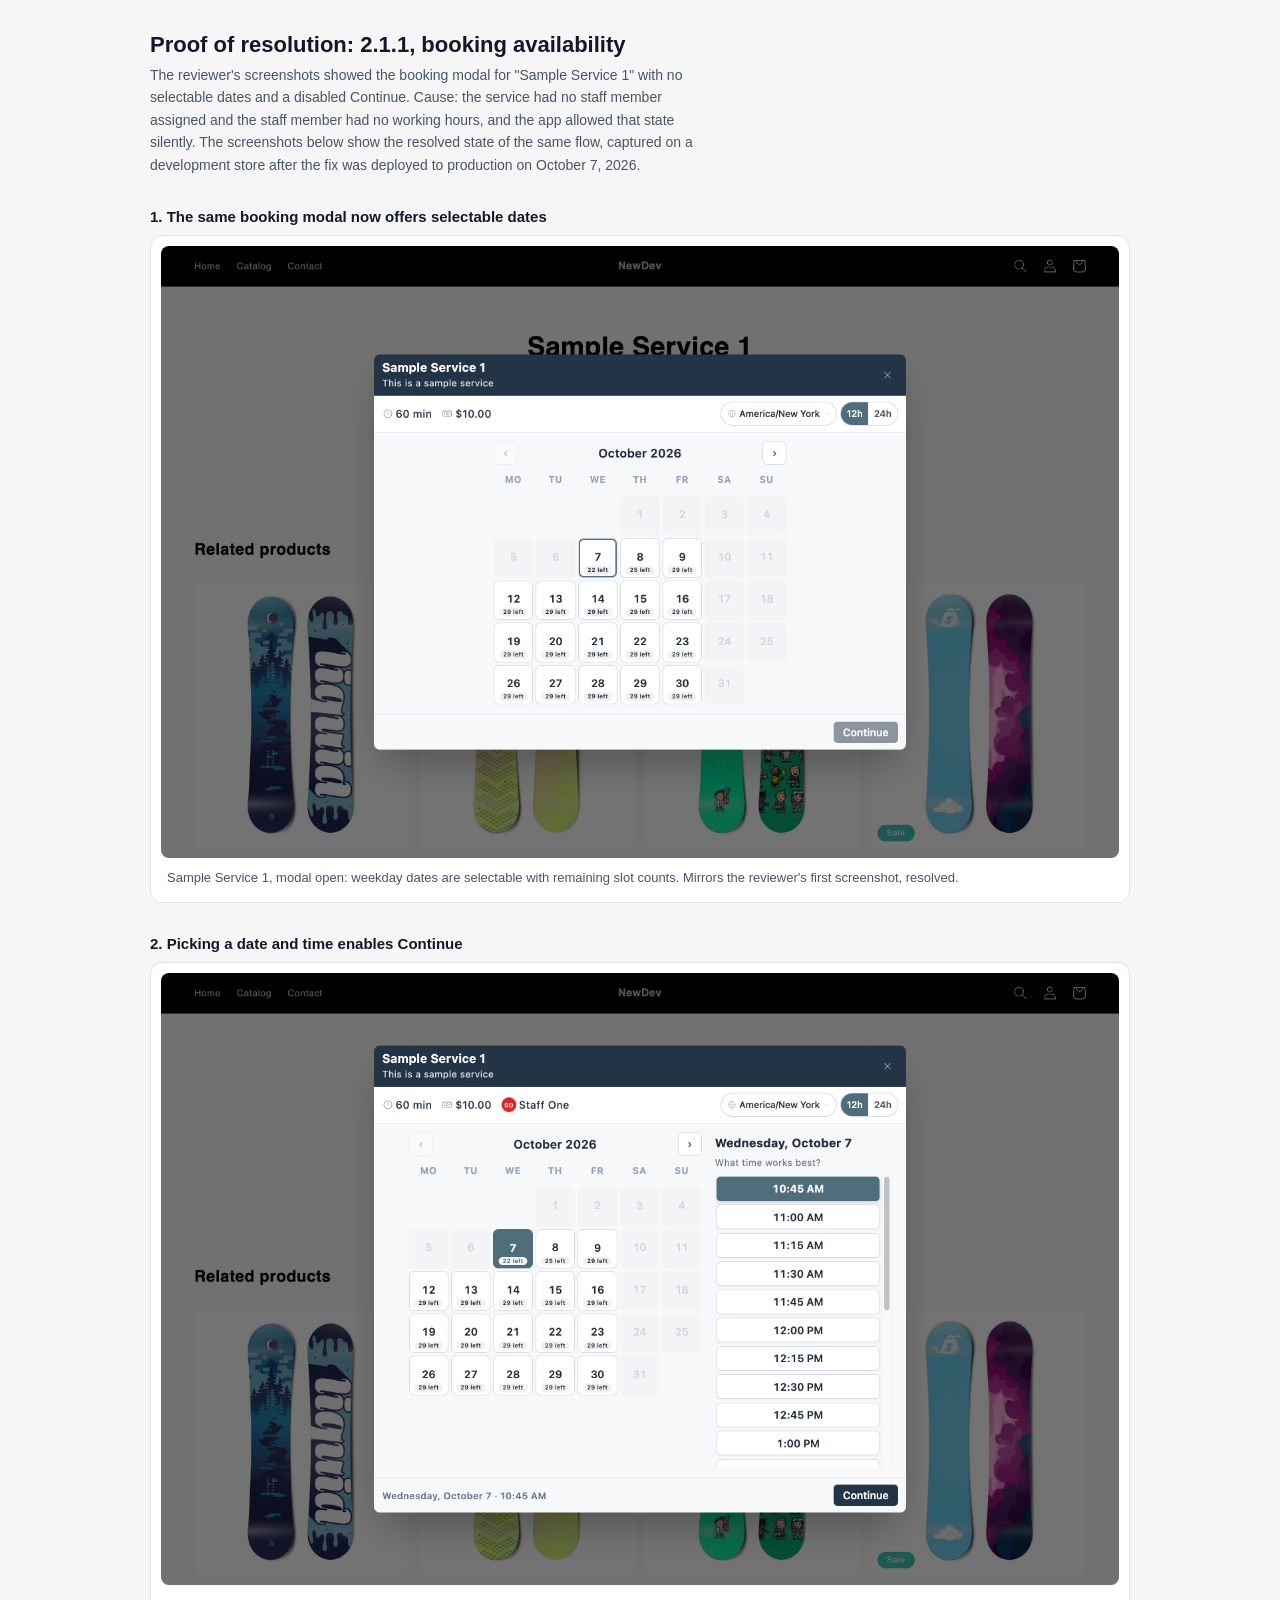
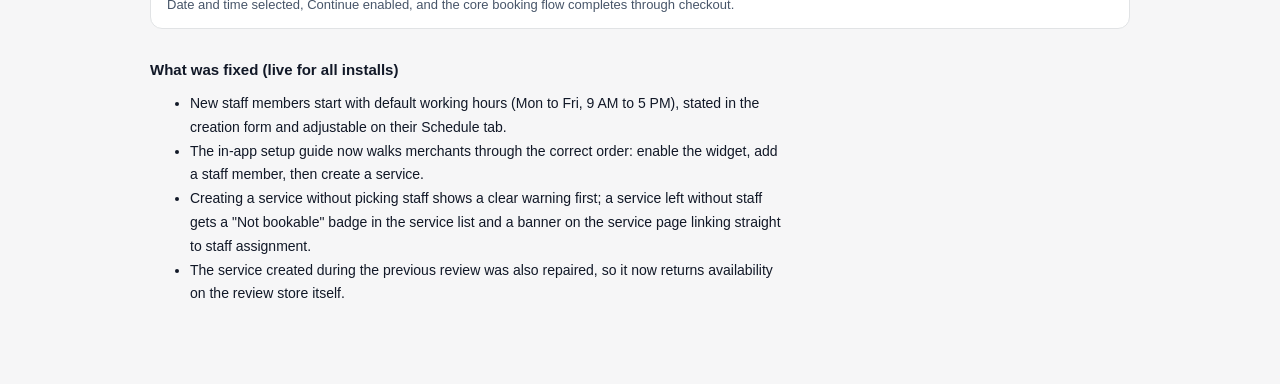
<file: proof/2-1-1-booking-availability.html>
<!doctype html>
<html lang="en">
<head>
  <meta charset="utf-8">
  <meta name="viewport" content="width=device-width, initial-scale=1">
  <meta name="robots" content="noindex, nofollow">
  <title>Proof of resolution: 2.1.1 booking availability · MySellStack Booking</title>
  <style>
    body { margin: 0; padding: 32px 16px 64px; background: #f6f6f7; color: #111827; font-family: -apple-system, BlinkMacSystemFont, "Segoe UI", Roboto, sans-serif; }
    .wrap { max-width: 980px; margin: 0 auto; }
    h1 { font-size: 22px; margin: 0 0 6px; }
    .sub { color: #475569; font-size: 14px; line-height: 1.6; margin: 0 0 24px; max-width: 72ch; }
    h2 { font-size: 15px; margin: 32px 0 10px; }
    figure { margin: 0; background: #fff; border: 1px solid #e1e3e5; border-radius: 12px; padding: 10px; }
    img { width: 100%; height: auto; display: block; border-radius: 8px; }
    figcaption { font-size: 13px; color: #475569; padding: 10px 6px 4px; line-height: 1.5; }
    ul { font-size: 14px; color: #111827; line-height: 1.7; max-width: 76ch; }
  </style>
</head>
<body>
<div class="wrap">
  <h1>Proof of resolution: 2.1.1, booking availability</h1>
  <p class="sub">The reviewer's screenshots showed the booking modal for "Sample Service 1"
  with no selectable dates and a disabled Continue. Cause: the service had no staff member
  assigned and the staff member had no working hours, and the app allowed that state
  silently. The screenshots below show the resolved state of the same flow, captured on a
  development store after the fix was deployed to production on October 7, 2026.</p>

  <h2>1. The same booking modal now offers selectable dates</h2>
  <figure>
    <img src="2-1-1-selectable-dates.png" alt="The Sample Service 1 booking modal showing an October calendar full of selectable weekday dates, each with remaining slot counts">
    <figcaption>Sample Service 1, modal open: weekday dates are selectable with remaining
    slot counts. Mirrors the reviewer's first screenshot, resolved.</figcaption>
  </figure>

  <h2>2. Picking a date and time enables Continue</h2>
  <figure>
    <img src="2-1-1-slot-continue.png" alt="The booking modal with October 7 selected, a list of available times, 10:45 AM chosen, and the Continue button enabled">
    <figcaption>Date and time selected, Continue enabled, and the core booking flow
    completes through checkout.</figcaption>
  </figure>

  <h2>What was fixed (live for all installs)</h2>
  <ul>
    <li>New staff members start with default working hours (Mon to Fri, 9 AM to 5 PM), stated in the creation form and adjustable on their Schedule tab.</li>
    <li>The in-app setup guide now walks merchants through the correct order: enable the widget, add a staff member, then create a service.</li>
    <li>Creating a service without picking staff shows a clear warning first; a service left without staff gets a "Not bookable" badge in the service list and a banner on the service page linking straight to staff assignment.</li>
    <li>The service created during the previous review was also repaired, so it now returns availability on the review store itself.</li>
  </ul>
</div>
</body>
</html>
</file>
<file: css/site.css>
/* MySellStack Appointments — site styles.
   Static site, no build step. One file, custom properties, light theme.

   Brand (2026-08 rebrand): the MySellStack stack mark, vivid orange
   #ef7d30 with near-black ink — the logo itself is black-on-orange, so
   filled elements (buttons, step numbers, tags) carry INK text on the
   vivid orange (6.6:1), never white (2.7:1, fails AA). Orange used AS
   text steps down to --brand-deep (#b4500e, 5.1:1 on white) and darkens
   further to --brand-strong on hover. Neutrals are warm to sit with the
   orange; warnings moved to yellow so they can't be read as brand. */

:root {
  --ink: #1d130b;
  --body: #40342a;
  --muted: #75675c;
  --brand: #ef7d30;
  --brand-deep: #b4500e;
  --brand-strong: #9a430b;
  --brand-hover: #d96a1e;
  --brand-wash: #fdf1e6;
  --wash-deep: #f8ddc2;
  --line: #eee0d3;
  --card: #ffffff;
  --bg: #fdfbf8;
  --warn-bg: #fcf6e0;
  --warn-line: #e8d79b;
  --radius: 14px;
  --shadow: 0 1px 2px rgba(46, 28, 12, 0.05), 0 10px 30px -14px rgba(46, 28, 12, 0.14);
}

* { box-sizing: border-box; margin: 0; padding: 0; }
html { scroll-behavior: smooth; }
@media (prefers-reduced-motion: reduce) {
  html { scroll-behavior: auto; }
}

body {
  font-family: "Inter", system-ui, -apple-system, "Segoe UI", sans-serif;
  color: var(--body);
  background: var(--bg);
  line-height: 1.6;
  font-size: 16.5px;
  -webkit-font-smoothing: antialiased;
}

img { max-width: 100%; height: auto; display: block; }

.wrap { max-width: 1080px; margin: 0 auto; padding: 0 24px; }

h1, h2, h3 { color: var(--ink); line-height: 1.15; text-wrap: balance; letter-spacing: -0.015em; }
h1 { font-size: clamp(2rem, 5vw, 3.1rem); font-weight: 800; }
h2 { font-size: clamp(1.45rem, 3vw, 1.9rem); font-weight: 700; }
h3 { font-size: 1.12rem; font-weight: 650; }

p { max-width: 68ch; }

a { color: var(--brand-deep); text-decoration-thickness: 1px; text-underline-offset: 2px; }
a:hover { color: var(--brand-strong); }

:focus-visible { outline: 3px solid var(--brand-hover); outline-offset: 2px; border-radius: 4px; }

/* ---- header ---- */

.site-head {
  position: sticky; top: 0; z-index: 50;
  background: rgba(253, 251, 248, 0.88);
  backdrop-filter: blur(10px);
  border-bottom: 1px solid var(--line);
}
.bar { display: flex; align-items: center; justify-content: space-between; height: 64px; gap: 24px; }
.brand {
  display: flex; align-items: center;
  font-weight: 650; color: var(--ink); text-decoration: none; font-size: 1.02rem;
  white-space: nowrap;
}
/* The real wordmark SVG (mark + "MySellStack" as paths) — never a font
   approximation. Height-driven; width follows the 279:42.5 viewBox. */
.brand-logo { height: 21px; width: auto; display: block; }
.brand-sub {
  color: var(--muted); font-weight: 550; font-size: 0.9em; line-height: 1;
  margin-left: 10px; padding-left: 10px; border-left: 1px solid var(--line);
}
.nav { display: flex; align-items: center; gap: 22px; }
.nav a { color: var(--body); text-decoration: none; font-size: 0.95rem; font-weight: 500; }
.nav a:hover { color: var(--brand-deep); }

/* ---- buttons ---- */

/* Buttons wear the logo's own contrast: ink text on vivid orange.
   White-on-#ef7d30 is 2.7:1 and fails AA; ink is 6.6:1. */
.btn {
  display: inline-block; background: var(--brand); color: var(--ink) !important;
  padding: 12px 22px; border-radius: 10px; text-decoration: none;
  font-weight: 650; font-size: 0.98rem; border: none; cursor: pointer;
  transition: background 0.15s ease;
}
.btn:hover { background: var(--brand-hover); }
.btn-sm { padding: 8px 16px; font-size: 0.9rem; }
.btn-ghost {
  background: transparent; color: var(--brand-deep) !important;
  border: 1.5px solid var(--line);
}
.btn-ghost:hover { background: var(--brand-wash); }

/* ---- hero ---- */

.hero {
  position: relative;
  background:
    radial-gradient(720px 380px at 78% 4%, rgba(239, 125, 48, 0.12), transparent 70%),
    radial-gradient(560px 300px at 12% -8%, var(--wash-deep), transparent 72%),
    linear-gradient(180deg, var(--brand-wash), var(--bg) 78%);
  padding: 84px 0 64px;
  border-bottom: 1px solid var(--line);
  overflow: hidden;
}
.hero::before {
  content: "";
  position: absolute; inset: 0;
  background-image: radial-gradient(rgba(239, 125, 48, 0.14) 1px, transparent 1px);
  background-size: 26px 26px;
  mask-image: linear-gradient(180deg, rgba(0,0,0,.5), transparent 55%);
  pointer-events: none;
}
.hero .wrap { position: relative; }
.hero-copy { max-width: 660px; }
.eyebrow {
  display: inline-block; font-size: 0.78rem; font-weight: 700;
  letter-spacing: 0.08em; text-transform: uppercase; color: var(--brand-deep);
  background: #fff; border: 1px solid var(--line); border-radius: 999px;
  padding: 5px 14px; margin-bottom: 22px;
}
.hero p.lede, .help-hero p.lede { font-size: 1.16rem; margin: 18px 0 28px; color: var(--body); }
.hero .cta-row { display: flex; gap: 12px; flex-wrap: wrap; align-items: center; }
.hero-note { font-size: 0.88rem; color: var(--muted); margin-top: 14px; }
.frame {
  margin-top: 48px;
  border: 1px solid var(--line); border-radius: 18px; overflow: hidden;
  background: #fff;
  box-shadow: 0 1px 2px rgba(46, 28, 12, 0.05), 0 24px 60px -24px rgba(46, 28, 12, 0.25);
}
.frame img { width: 100%; display: block; }

/* ---- trust strip ---- */

.trust { border-bottom: 1px solid var(--line); background: #fff; }
/* One centered row on desktop — the chips are sized so the label plus
   all six fit inside the 1080px wrap; below 900px they wrap into
   centered rows instead of a left-hanging orphan. */
.trust-row {
  display: flex; align-items: center; justify-content: center;
  gap: 8px; flex-wrap: nowrap;
  padding: 14px 12px;
}
.trust-label {
  font-size: 0.72rem; font-weight: 700; letter-spacing: 0.1em;
  text-transform: uppercase; color: var(--muted); margin-right: 6px;
  white-space: nowrap;
}
.chip {
  display: inline-flex; align-items: center; gap: 7px;
  font-size: 0.82rem; font-weight: 550; color: var(--body);
  background: var(--bg); border: 1px solid var(--line);
  border-radius: 999px; padding: 5px 12px;
  white-space: nowrap; flex: none;
}
.chip svg { width: 15px; height: 15px; flex: none; }
@media (max-width: 900px) {
  .trust-row { flex-wrap: wrap; }
}

/* ---- sections ---- */

.section { padding: 68px 0; }
.section + .section { border-top: 1px solid var(--line); }
.section-head { max-width: 640px; margin-bottom: 40px; }
.section-head p { color: var(--muted); margin-top: 10px; }
.kicker {
  font-size: 0.78rem; font-weight: 700; letter-spacing: 0.09em;
  text-transform: uppercase; color: var(--brand-deep); margin-bottom: 10px;
}

.grid-3 { display: grid; grid-template-columns: repeat(3, 1fr); gap: 20px; }
.grid-2 { display: grid; grid-template-columns: 1fr 1fr; gap: 40px; align-items: center; }

.card {
  background: var(--card); border: 1px solid var(--line);
  border-radius: var(--radius); padding: 26px; box-shadow: var(--shadow);
}
.card h3 { margin-bottom: 8px; }
.card p { font-size: 0.95rem; color: var(--muted); }
.card .tick {
  display: inline-flex; width: 34px; height: 34px; border-radius: 9px;
  background: var(--brand-wash); color: var(--brand-deep);
  align-items: center; justify-content: center; font-weight: 800; margin-bottom: 14px;
}
.feature { transition: transform 0.15s ease, box-shadow 0.15s ease; }
.feature:hover { transform: translateY(-2px); box-shadow: 0 2px 4px rgba(46, 28, 12,.05), 0 16px 40px -18px rgba(46, 28, 12,.18); }
.icon {
  display: inline-flex; width: 40px; height: 40px; border-radius: 11px;
  background: var(--brand-wash); color: var(--brand-deep);
  align-items: center; justify-content: center; margin-bottom: 16px;
}
.icon svg { width: 21px; height: 21px; }
.checks { list-style: none; margin: 18px 0 16px; padding: 0; }
.checks li {
  position: relative; padding: 6px 0 6px 32px; font-size: 0.98rem;
}
.checks li::before {
  content: ""; position: absolute; left: 0; top: 8px;
  width: 20px; height: 20px; border-radius: 6px;
  background: var(--brand-wash);
}
.checks li::after {
  content: ""; position: absolute; left: 5px; top: 13px;
  width: 10px; height: 6px;
  border-left: 2px solid var(--brand-deep); border-bottom: 2px solid var(--brand-deep);
  transform: rotate(-45deg);
}

.shot {
  border: 1px solid var(--line); border-radius: var(--radius);
  overflow: hidden; box-shadow: var(--shadow); background: #fff;
}
.shot img { width: 100%; }
figure.shot figcaption {
  font-size: 0.85rem; color: var(--muted);
  padding: 10px 16px; border-top: 1px solid var(--line); background: #fff;
}

/* steps */
.steps { display: grid; grid-template-columns: repeat(3, 1fr); gap: 20px; counter-reset: step; position: relative; }
.steps::before {
  content: ""; position: absolute; top: 17px; left: 12%; right: 12%;
  border-top: 2px dashed var(--wash-deep);
}
.step { counter-increment: step; position: relative; }
.step .n {
  display: inline-flex; width: 34px; height: 34px; border-radius: 999px;
  background: var(--brand); color: var(--ink); font-weight: 800;
  align-items: center; justify-content: center; margin-bottom: 14px;
  box-shadow: 0 0 0 6px var(--bg);
}
.step .n::before { content: counter(step); }
.step h3 { margin-bottom: 6px; }
.step p { font-size: 0.95rem; color: var(--muted); }

/* ---- CTA band ---- */

/* The closing band is the logo blown up: ink on vivid orange. */
.cta-band {
  background: linear-gradient(120deg, #e9701d, #f68a41);
  color: var(--ink); padding: 56px 0; margin-top: 8px;
}
.cta-inner { display: flex; align-items: center; justify-content: space-between; gap: 28px; flex-wrap: wrap; }
.cta-band h2 { color: var(--ink); margin-bottom: 6px; }
.cta-band p { color: rgba(29, 19, 11, 0.78); margin: 0; }
.btn-invert { background: var(--ink); color: #fff !important; }
.btn-invert:hover { background: #38271a; }
.btn-outline {
  background: transparent; color: var(--ink) !important;
  border: 1.5px solid rgba(29, 19, 11, 0.4);
}
.btn-outline:hover { background: rgba(255, 255, 255, 0.25); }

/* pricing */
.price-card {
  max-width: 460px; text-align: center; margin: 0 auto;
  padding: 40px 34px;
}
.price-card .amount { font-size: 3rem; font-weight: 800; color: var(--ink); }
.price-card ul { list-style: none; margin: 22px 0 26px; text-align: left; }
.price-card li { padding: 7px 0 7px 30px; position: relative; font-size: 0.97rem; }
.price-card li::before {
  content: "✓"; position: absolute; left: 4px; color: var(--brand); font-weight: 800;
}

/* FAQ */
details {
  border: 1px solid var(--line); border-radius: 12px; background: #fff;
  padding: 16px 20px; margin-bottom: 12px;
}
details summary { cursor: pointer; font-weight: 600; color: var(--ink); }
details[open] summary { margin-bottom: 10px; }
details p { font-size: 0.96rem; color: var(--body); }

/* ---- help center ---- */

.help-hero { background: linear-gradient(180deg, var(--brand-wash), var(--bg)); padding: 56px 0 40px; border-bottom: 1px solid var(--line); }
.help-groups { display: grid; grid-template-columns: repeat(3, 1fr); gap: 20px; }
.help-groups .card h2 { font-size: 1.12rem; font-weight: 650; margin-bottom: 8px; }
.help-groups .card ul { list-style: none; margin-top: 6px; }
.help-groups .card li { padding: 6px 0; }
.help-groups .card a { font-size: 0.97rem; font-weight: 500; }

/* article */
.article { max-width: 760px; margin: 0 auto; padding: 48px 24px 80px; }
.crumbs { font-size: 0.88rem; color: var(--muted); margin-bottom: 18px; }
.crumbs a { color: var(--muted); }
.article h1 { font-size: clamp(1.7rem, 4vw, 2.3rem); margin-bottom: 14px; }
.article > p.intro { font-size: 1.08rem; color: var(--body); margin-bottom: 30px; }
.article h2 { margin: 42px 0 14px; font-size: 1.35rem; }
.article p, .article li { margin-bottom: 12px; }
.article ol, .article ul { padding-left: 24px; margin-bottom: 16px; }
.article figure.shot { margin: 22px 0 28px; }
.article code {
  background: var(--brand-wash); border: 1px solid var(--line);
  border-radius: 6px; padding: 1px 7px; font-size: 0.88em;
  font-family: ui-monospace, "SF Mono", Menlo, monospace;
}

.note, .warn {
  border-radius: 12px; padding: 14px 18px; margin: 20px 0; font-size: 0.95rem;
}
.note { background: var(--brand-wash); border: 1px solid var(--wash-deep); }
.warn { background: var(--warn-bg); border: 1px solid var(--warn-line); }
.note strong, .warn strong { color: var(--ink); }

.related { border-top: 1px solid var(--line); margin-top: 48px; padding-top: 22px; }
.related h2 { font-size: 1.05rem; margin: 0 0 10px; }
.related ul { list-style: none; padding: 0; }
.related li { padding: 4px 0; }

/* ---- contact form ---- */

.contact-card { max-width: 640px; }
.field { margin-bottom: 18px; }
.field label { display: block; font-weight: 600; font-size: 0.93rem; color: var(--ink); margin-bottom: 6px; }
.field input, .field textarea, .field select {
  width: 100%; padding: 11px 14px; border: 1.5px solid var(--line);
  border-radius: 10px; font: inherit; font-size: 0.97rem; background: #fff;
  color: var(--body);
}
.field input:focus, .field textarea:focus, .field select:focus {
  outline: none; border-color: var(--brand-deep);
  box-shadow: 0 0 0 3px rgba(239, 125, 48, 0.18);
}
.field .hint { font-size: 0.85rem; color: var(--muted); margin-top: 5px; }
.hp { position: absolute; left: -9999px; opacity: 0; height: 0; overflow: hidden; }

/* ---- footer ---- */

.site-foot { border-top: 1px solid var(--line); background: #fff; padding: 44px 0 34px; margin-top: 40px; }
.foot-grid { display: flex; justify-content: space-between; gap: 32px; flex-wrap: wrap; }
.foot-grid nav { display: flex; flex-direction: column; gap: 8px; }
.foot-grid nav strong { color: var(--ink); font-size: 0.9rem; margin-bottom: 4px; }
.foot-grid nav a { font-size: 0.92rem; color: var(--muted); text-decoration: none; }
.foot-grid nav a:hover { color: var(--brand-deep); }
.small-print { margin-top: 30px; font-size: 0.85rem; color: var(--muted); }

/* ---- responsive ---- */

@media (max-width: 900px) {
  .grid-3, .steps, .help-groups { grid-template-columns: 1fr; }
  .grid-2 { grid-template-columns: 1fr; gap: 24px; }
  .nav a:not(.btn) { display: none; }
  .hero { padding: 48px 0 40px; }
  .section { padding: 48px 0; }
  .steps::before { display: none; }
  .cta-inner { flex-direction: column; text-align: center; }
}

/* =============================================================
   v3 homepage — floating pill nav, centered hero, live demo,
   tile grid, use-case chips, scroll reveals. Help pages keep the
   original .site-head styles above; everything here is scoped to
   the new homepage classes.
   ============================================================= */

body.v3 { padding-top: 88px; }

.pill-nav {
  position: fixed; top: 14px; left: 0; right: 0; z-index: 60;
  pointer-events: none;
}
.pill-nav-inner {
  pointer-events: auto;
  max-width: 1010px; margin: 0 auto;
  display: flex; align-items: center; justify-content: space-between; gap: 18px;
  padding: 10px 12px 10px 20px;
  background: rgba(255, 255, 255, 0.82);
  backdrop-filter: blur(14px); -webkit-backdrop-filter: blur(14px);
  border: 1px solid var(--line); border-radius: 999px;
  box-shadow: 0 1px 2px rgba(46, 28, 12, 0.04);
  transition: box-shadow 200ms ease, background 200ms ease;
}
.pill-nav.scrolled .pill-nav-inner {
  background: rgba(255, 255, 255, 0.94);
  box-shadow: 0 8px 30px -12px rgba(46, 28, 12, 0.22);
}
@media (max-width: 1060px) { .pill-nav-inner { margin: 0 16px; } }
.pill-links { display: flex; gap: 22px; }
.pill-links a {
  color: var(--body); text-decoration: none; font-size: 14.5px; font-weight: 500;
}
.pill-links a:hover { color: var(--brand-deep); }
@media (max-width: 780px) { .pill-links { display: none; } }

.hero-center { text-align: center; padding: 64px 0 26px; }
.hero-center h1 {
  font-size: clamp(38px, 6vw, 62px); font-weight: 800; letter-spacing: -0.03em;
  margin: 18px auto 0; max-width: 820px;
}
/* p.lede (not just .lede): must outrank `.hero p.lede`'s margin above,
   whose `margin: 18px 0 28px` was zeroing the auto-centering and left
   the 640px text box hanging left inside the centered hero. */
.hero-center p.lede { max-width: 640px; margin: 20px auto 0; text-wrap: balance; }
.cta-center { justify-content: center; }
.btn-lg { padding: 13px 26px; font-size: 16px; }
.eyebrow-live {
  display: inline-flex; align-items: center; gap: 8px;
}
.pulse {
  width: 8px; height: 8px; border-radius: 50%; background: var(--brand);
  box-shadow: 0 0 0 0 rgba(239, 125, 48, 0.4);
}
@media (prefers-reduced-motion: no-preference) {
  .pulse { animation: bwPulse 2.2s ease-out infinite; }
  @keyframes bwPulse {
    0% { box-shadow: 0 0 0 0 rgba(239, 125, 48, 0.4); }
    70% { box-shadow: 0 0 0 9px rgba(239, 125, 48, 0); }
    100% { box-shadow: 0 0 0 0 rgba(239, 125, 48, 0); }
  }
}
.badge-row {
  display: flex; gap: 10px; justify-content: center; flex-wrap: wrap;
  margin-top: 26px;
}
.badge-chip {
  font-size: 12.5px; font-weight: 600; color: var(--muted);
  background: var(--card); border: 1px solid var(--line);
  border-radius: 999px; padding: 6px 14px;
}

/* ---- live demo ---- */
.demo-section { padding-top: 40px; }
.section-head-center { text-align: center; margin-inline: auto; }
.section-head-center p { margin-inline: auto; }
.demo-controls {
  display: flex; align-items: center; justify-content: space-between;
  gap: 14px; flex-wrap: wrap; margin: 30px 0 14px;
}
.demo-tabs, .demo-themes { display: inline-flex; gap: 4px; flex-wrap: wrap;
  background: var(--brand-wash); border: 1px solid var(--line);
  border-radius: 999px; padding: 4px;
}
.demo-tab, .theme-pill {
  appearance: none; border: none; cursor: pointer; font: inherit;
  font-size: 13.5px; font-weight: 600; color: var(--muted);
  background: transparent; border-radius: 999px; padding: 8px 16px;
  display: inline-flex; align-items: center; gap: 8px; white-space: nowrap;
  transition: background 160ms ease, color 160ms ease, box-shadow 160ms ease;
}
.demo-tab:hover, .theme-pill:hover { color: var(--ink); }
.demo-tab.is-active, .theme-pill.is-active {
  background: var(--card); color: var(--ink);
  box-shadow: 0 1px 3px rgba(46, 28, 12, 0.12);
}
.theme-pill .swatch {
  width: 13px; height: 13px; border-radius: 50%;
  box-shadow: inset 0 0 0 1px rgba(255, 255, 255, 0.35), 0 0 0 1px rgba(46, 28, 12, 0.1);
}
.demo-stage {
  /* The widget fills the stage edge to edge so the stage's radius
     rounds the widget's own header, exactly like a theme section.
     Width is capped near a storefront section's, so the calendar's
     square day cells keep their intended proportions. */
  border: 1px solid var(--line); border-radius: 18px; background: var(--card);
  box-shadow: var(--shadow); padding: 0; overflow: hidden;
  max-width: 820px; margin-inline: auto; min-height: 420px;
  transition: max-width 320ms ease;
}
.demo-stage.mobile { max-width: 400px; }
#demo-frame {
  display: block; width: 100%; height: 640px; border: 0;
  transition: opacity 200ms ease;
}
#demo-frame.loading { opacity: 0.35; }
.view-toggle {
  display: inline-flex; gap: 4px; background: var(--brand-wash);
  border: 1px solid var(--line); border-radius: 999px; padding: 4px;
}
.view-btn {
  appearance: none; border: none; cursor: pointer; font: inherit;
  color: var(--muted); background: transparent; border-radius: 999px;
  padding: 7px 12px; display: inline-flex; align-items: center;
  transition: background 160ms ease, color 160ms ease, box-shadow 160ms ease;
}
.view-btn:hover { color: var(--ink); }
.view-btn.is-active {
  background: var(--card); color: var(--ink);
  box-shadow: 0 1px 3px rgba(46, 28, 12, 0.12);
}
.view-btn svg { width: 17px; height: 17px; }
.demo-note {
  text-align: center; font-size: 12.5px; color: var(--muted); margin-top: 14px;
}

/* ---- tinted band + tile grid ---- */
.section-tinted {
  background: linear-gradient(180deg, var(--bg) 0%, var(--brand-wash) 12%, var(--brand-wash) 88%, var(--bg) 100%);
}
.tile-groups {
  display: grid; grid-template-columns: repeat(3, 1fr);
  gap: 26px; margin-top: 38px;
}
@media (max-width: 900px) { .tile-groups { grid-template-columns: 1fr; } }
.tile-group { display: grid; gap: 12px; align-content: start; }
.group-title {
  font-size: 13px; font-weight: 700; letter-spacing: 0.08em;
  text-transform: uppercase; color: var(--brand-deep); margin: 0 0 2px 4px;
}
.t-icon {
  width: 34px; height: 34px; border-radius: 10px;
  background: var(--brand-wash); color: var(--brand-deep);
  display: grid; place-items: center; margin-bottom: 10px;
}
.t-icon svg { width: 18px; height: 18px; }
.tile {
  background: var(--card); border: 1px solid var(--line);
  border-radius: 16px; padding: 18px 18px 16px;
  transition: transform 180ms ease, box-shadow 180ms ease;
}
@media (prefers-reduced-motion: no-preference) {
  .tile:hover { transform: translateY(-3px); box-shadow: var(--shadow); }
}
.tile h3 { font-size: 15.5px; margin-bottom: 6px; }
.tile p { font-size: 13.8px; color: var(--muted); line-height: 1.55; }

/* ---- use-case chips ---- */
.case-grid {
  display: flex; flex-wrap: wrap; gap: 12px; justify-content: center;
  margin-top: 30px;
}
.case-chip {
  background: var(--card); border: 1px solid var(--line); border-radius: 999px;
  padding: 12px 22px; font-weight: 600; font-size: 15px; color: var(--ink);
  transition: border-color 160ms ease, transform 160ms ease;
}
@media (prefers-reduced-motion: no-preference) {
  .case-chip:hover { border-color: var(--brand); transform: translateY(-2px); }
}

.price-note { font-size: 12.5px; color: var(--muted); margin-top: 14px; }

/* About-the-app block (also serves the OAuth verifier's "homepage must
   explain the app's purpose" requirement). */
.about-copy { color: var(--body); margin-bottom: 14px; }

/* ---- scroll reveal ---- */
/* Reveals are gated on html.js (set by an inline script in <head>):
   a no-JS visitor must never be left staring at opacity-0 sections. */
@media (prefers-reduced-motion: no-preference) {
  html.js .reveal { opacity: 0; transform: translateY(16px);
    transition: opacity 550ms ease, transform 550ms ease; }
  html.js .reveal.in { opacity: 1; transform: none; }
}

/* Anchor targets clear the fixed pill nav. */
#demo, #tour, #features, #use-cases, #how, #pricing, #faq, #about {
  scroll-margin-top: 96px;
}

/* Small-screen pill nav: the brand + CTA must share one row without
   wrapping the button label. */
.pill-nav .btn { white-space: nowrap; }
@media (max-width: 560px) {
  .pill-nav-inner { padding: 6px 6px 6px 12px; gap: 8px; }
  .pill-nav .brand { font-size: 14px; }
  .pill-nav .btn-sm { padding: 8px 12px; font-size: 13px; }
}

/* Pricing: four-tier plan grid. Follows the card language of the rest
   of the page; the featured tier gets the brand border, nothing louder. */
.plans-grid {
  display: grid;
  grid-template-columns: repeat(auto-fit, minmax(192px, 1fr));
  gap: 16px;
  align-items: stretch;
}
.plan-card {
  position: relative;
  background: #fff;
  border: 1px solid var(--line);
  border-radius: 16px;
  padding: 26px 22px;
  display: flex;
  flex-direction: column;
}
.plan-featured { border: 2px solid var(--brand); box-shadow: 0 10px 30px rgba(239, 125, 48, 0.14); }
.plan-tag {
  position: absolute; top: -11px; left: 20px;
  background: var(--brand); color: var(--ink);
  font-size: 11.5px; font-weight: 700; letter-spacing: 0.02em;
  padding: 3px 10px; border-radius: 999px;
}
.plan-name { font-weight: 700; font-size: 1.02rem; color: var(--ink); }
.plan-price { font-size: 2.1rem; font-weight: 800; color: var(--ink); margin-top: 6px; }
.plan-price span { font-size: 0.95rem; font-weight: 600; color: var(--muted); }
.plan-annual { font-size: 12.5px; color: var(--brand-deep); font-weight: 600; margin-top: 2px; }
.plan-list { list-style: none; margin: 16px 0 0; padding: 0; flex: 1; }
.plan-list li {
  padding: 6px 0 6px 26px; position: relative; font-size: 0.92rem; line-height: 1.45;
}
.plan-list li::before {
  content: "✓"; position: absolute; left: 2px; color: var(--brand); font-weight: 800;
}
.plan-list li.plan-inherit { padding-left: 0; color: var(--muted); font-weight: 600; font-size: 0.88rem; }
.plan-list li.plan-inherit::before { content: none; }
.plan-trial {
  margin-top: 16px; padding-top: 12px; border-top: 1px solid var(--line);
  font-size: 12.5px; font-weight: 600; color: var(--muted);
}
.plans-note { text-align: center; font-size: 13px; color: var(--muted); margin: 18px auto 0; }

/* Tablet band: skip the orphaned 3+1 state, go straight 4 -> 2x2 -> 1. */
@media (min-width: 700px) and (max-width: 1055px) {
  .plans-grid { grid-template-columns: repeat(2, 1fr); }
}
</file>
<file: demo/widget.css>
.bw-book-now-btn{display:block!important;margin:8px auto!important;padding-top:var(--bw-cta-padding-y, 15px)!important;padding-bottom:var(--bw-cta-padding-y, 15px)!important;padding-left:22px!important;padding-right:22px!important;min-height:48px!important;width:var(--bw-cta-width, 100%)!important;max-width:100%!important;font-family:var(--bw-cta-font-family, inherit)!important;font-size:var(--bw-cta-font-size, 18px)!important;font-weight:var(--bw-cta-font-weight, 500)!important;letter-spacing:var(--bw-cta-letter-spacing, 0)!important;line-height:1.2!important;border-radius:var(--bw-cta-radius, 8px)!important;background:var(--bw-cta-bg, #111111)!important;color:var(--bw-cta-text, #ffffff)!important;border:0!important;cursor:pointer;text-align:center!important;transition:filter .15s ease,transform .15s ease,box-shadow .15s ease,background-color .15s ease,color .15s ease;box-sizing:border-box!important;box-shadow:none!important}.bw-book-now-btn[data-bw-shadow=subtle]{box-shadow:0 2px 6px #0000001f!important}.bw-book-now-btn[data-bw-shadow=strong]{box-shadow:0 8px 20px #0000002e!important}.bw-book-now-btn[data-bw-hover=brightness]:hover,.bw-book-now-btn:hover{filter:brightness(.9)}.bw-book-now-btn[data-bw-hover=none]:hover{filter:none}.bw-book-now-btn[data-bw-hover=lift]:hover{filter:none;transform:translateY(-2px);box-shadow:0 12px 24px #0000002e!important}.bw-book-now-btn[data-bw-hover=invert]:hover{filter:none;background:var(--bw-cta-text, #ffffff)!important;color:var(--bw-cta-bg, #111111)!important}.bw-overlay{position:fixed;inset:0;background:#0000008c;z-index:99999;display:flex;align-items:center;justify-content:center;padding:1rem;font-family:var(--bw-font-body, -apple-system, BlinkMacSystemFont, "Segoe UI", Roboto, sans-serif);color:var(--bw-text, #111);line-height:1.5}.bw-overlay,.bw-inline,[data-booking-widget-inline]{--bw-fs-base: max(16px, 1rem);--bw-fs-xs: calc(var(--bw-fs-base) * .75);--bw-fs-sm: calc(var(--bw-fs-base) * .875);--bw-fs-md: var(--bw-fs-base);--bw-fs-lg: calc(var(--bw-fs-base) * 1.125);--bw-fs-xl: calc(var(--bw-fs-base) * 1.25);--bw-fs-2xl: calc(var(--bw-fs-base) * 1.5)}.bw-modal,.bw-overlay,.bw-inline{font-size:var(--bw-fs-md)}.bw-modal{background:var(--bw-surface, #ffffff);border-radius:calc(var(--bw-radius, 8px) * 1.5);width:100%;max-width:640px;max-height:92vh;display:flex;flex-direction:column;overflow:hidden;box-shadow:0 30px 60px -15px #0000004d}.bw-modal:has(.bw-schedule),.bw-modal:has(.bw-details){max-width:800px}@media(max-width:880px){.bw-modal:has(.bw-schedule),.bw-modal:has(.bw-details){max-width:720px}}@media(max-width:540px){.bw-overlay{padding:0}.bw-modal{max-width:none;width:100%;height:100vh;max-height:100vh;border-radius:0}}.bw-header{display:flex;align-items:center;justify-content:space-between;gap:.9rem;padding:.95rem 1.25rem;background:var(--bw-header-bg, #1e293b);color:var(--bw-header-fg, #ffffff)}.bw-service-image{width:calc(var(--bw-fs-lg, 18px) * 2.5);height:calc(var(--bw-fs-lg, 18px) * 2.5);margin-block:calc(var(--bw-fs-lg, 18px) * -.25);border-radius:50%;object-fit:cover;flex-shrink:0;background:#ffffff14;box-shadow:0 0 0 1px #ffffff1f}.bw-service-image--square{border-radius:8px}.bw-header-text{flex:1;min-width:0;display:flex;flex-direction:column;gap:.18rem}.bw-title{margin:0;font-size:var(--bw-fs-lg);font-weight:700;line-height:1.2;font-family:var(--bw-font-heading, inherit);color:var(--bw-header-fg, #ffffff);overflow:hidden;text-overflow:ellipsis;white-space:nowrap}.bw-header-description{margin:0;font-size:var(--bw-fs-sm);line-height:1.4;font-weight:400;color:var(--bw-header-fg, #ffffff);opacity:.88;display:-webkit-box;-webkit-line-clamp:3;-webkit-box-orient:vertical;overflow:hidden;max-width:min(85%,56ch)}.bw-close{width:32px;height:32px;border-radius:999px;border:0;background:transparent;color:#ffffffd9;cursor:pointer;display:inline-flex;align-items:center;justify-content:center;font-family:inherit;flex-shrink:0;padding:0}.bw-close svg{display:block}.bw-close:hover:not(:disabled){background:#ffffff24;color:#fff}.bw-close:disabled{opacity:.4;cursor:not-allowed}.bw-details{flex:1;display:grid;grid-template-columns:280px minmax(0,1fr);min-height:0;width:100%}.bw-summary{background:var(--bw-subtle-bg, #f8fafc);color:var(--bw-subtle-text, #1f2937);border-right:1px solid #e5e7eb;padding:1.5rem 1.35rem;overflow-y:auto}.bw-summary-list{list-style:none;margin:0;padding:0;display:flex;flex-direction:column;gap:1.1rem}.bw-summary-row{display:flex;gap:.8rem;align-items:flex-start;font-size:var(--bw-fs-md);color:inherit;line-height:1.35}.bw-summary-icon{flex-shrink:0;color:var(--bw-subtle-text, #475569);opacity:.7;margin-top:1px}.bw-summary-row strong{font-weight:600;display:block}.bw-summary-row-text{display:flex;flex-direction:column;gap:2px}.bw-summary-row-sub{font-size:var(--bw-fs-sm);color:var(--bw-subtle-text, #6b7280);opacity:.7}.bw-details-form{padding:1.1rem 1.75rem 1.5rem;overflow-y:auto;display:flex;flex-direction:column}.bw-details-title{margin:0 0 1rem;font-size:var(--bw-fs-2xl);font-weight:700;font-family:var(--bw-font-heading, inherit);color:var(--bw-text, #111);line-height:1.2}.bw-info-banner{display:flex;gap:.85rem;padding:1rem 1.5rem 1rem 1.1rem;margin:0 0 1.5rem;background:var(--bw-info-bg, #eff6ff);border-left:4px solid var(--bw-info-accent, #3b82f6);border-radius:var(--bw-radius, 8px);color:var(--bw-info-text, #1e3a8a)}.bw-info-banner .bw-summary-icon{color:var(--bw-info-accent, #3b82f6);margin-top:1px}.bw-info-banner strong{display:block;font-weight:600;font-size:var(--bw-fs-md);color:var(--bw-info-text, #1e3a8a);margin-bottom:.15rem}.bw-info-banner p{margin:0;font-size:var(--bw-fs-sm);line-height:1.45;color:var(--bw-info-text, #1e3a8a)}.bw-details-section{margin-top:1.5rem;padding-top:1.5rem;border-top:1px solid #e5e7eb}.bw-details-section-title{margin:0 0 .4rem;font-size:var(--bw-fs-lg);font-weight:700;color:#1f2937;font-family:var(--bw-font-heading, inherit);line-height:1.2}.bw-details-section-help{margin:0 0 .85rem;font-size:var(--bw-fs-sm);color:#64748b;line-height:1.4}@media(max-width:760px){.bw-details{display:flex;flex-direction:column}.bw-summary{border-right:0;border-bottom:1px solid #e5e7eb;padding:1rem 1.25rem;flex:0 0 auto}.bw-summary-list{flex-direction:row;flex-wrap:wrap;gap:.6rem 1.25rem}.bw-summary-row{font-size:var(--bw-fs-sm);gap:.5rem}.bw-details-form{padding:1.25rem 1.25rem 1.5rem;flex:1 1 auto;min-height:0}}@media(max-width:540px){.bw-details-title{font-size:var(--bw-fs-xl)}}.bw-body{padding:1.25rem;overflow-y:auto;flex:1}.bw-body:has(.bw-schedule){padding:0}.bw-body:has(.bw-details){padding:0;overflow:hidden;display:flex}.bw-footer{padding:1rem 1.25rem;border-top:1px solid #e5e7eb;display:flex;gap:.5rem;justify-content:space-between;align-items:center}.bw-footer-hint{font-size:var(--bw-fs-sm);font-weight:600;color:#64748b}.bw-back{border:0;background:transparent;color:#6b7280;font-size:var(--bw-fs-md);cursor:pointer;padding:.5rem .75rem;font-family:inherit}.bw-back:hover{color:#111}.bw-primary{display:inline-block;padding:.7rem 1.4rem;background:var(--bw-button-bg, #111111);color:var(--bw-button-text, #ffffff);border:0;border-radius:var(--bw-radius, 8px);font-size:var(--bw-fs-md);font-weight:600;cursor:pointer;font-family:inherit}.bw-primary[disabled]{opacity:.5;cursor:not-allowed}.bw-primary:not([disabled]):hover{filter:brightness(.9)}.bw-step-title{font-size:var(--bw-fs-lg);font-weight:700;margin:0 0 .85rem;color:var(--bw-text, #111);font-family:var(--bw-font-heading, inherit);line-height:1.2}.bw-day-list{display:grid;grid-template-columns:1fr;gap:.4rem;margin:0;padding:0;list-style:none}.bw-day{display:flex;justify-content:space-between;align-items:center;padding:.7rem 1rem;border:1px solid #e5e7eb;border-radius:var(--bw-radius, 8px);background:#fff;cursor:pointer;font-family:inherit;font-size:var(--bw-fs-md);text-align:left}.bw-day:hover{border-color:var(--bw-primary, #111)}.bw-day-count{color:#6b7280;font-size:var(--bw-fs-sm)}.bw-slots{display:grid;grid-template-columns:repeat(auto-fill,minmax(90px,1fr));gap:.4rem;margin:0;padding:0;list-style:none}.bw-slot{padding:.5rem .75rem;border:1px solid #e5e7eb;border-radius:var(--bw-radius, 8px);background:#fff;cursor:pointer;font-family:inherit;font-size:var(--bw-fs-sm);text-align:center;font-variant-numeric:tabular-nums}.bw-slot:hover{border-color:var(--bw-primary, #111)}.bw-slot.selected{background:var(--bw-primary, #111);color:var(--bw-text-on-primary, #fff);border-color:var(--bw-primary, #111)}.bw-empty{padding:2rem;text-align:center;color:#6b7280;font-size:var(--bw-fs-md)}.bw-error{padding:.75rem;background:#fef2f2;color:#b91c1c;border-radius:var(--bw-radius, 8px);font-size:var(--bw-fs-sm);margin:0 0 .75rem}.bw-loading{padding:2rem;text-align:center;color:#6b7280;font-size:var(--bw-fs-md)}.bw-field{display:block;margin-bottom:.85rem}.bw-attendee-grid{display:grid;grid-template-columns:1fr 1fr;gap:.75rem}.bw-attendee-grid .bw-field{margin-bottom:0}.bw-attendee-grid .bw-field>span{display:block;font-size:var(--bw-fs-sm);font-weight:600;margin-bottom:.3rem;color:var(--bw-text, #1f2937)}.bw-attendee-grid .bw-field input{width:100%;padding:.55rem .75rem;border:1px solid var(--bw-border, #cbd5e1);border-radius:var(--bw-radius, 8px);background:var(--bw-surface, #fff);color:var(--bw-text, #111);font-family:inherit;font-size:var(--bw-fs-sm);box-sizing:border-box}.bw-attendee-grid .bw-field input:focus-visible{outline:2px solid var(--bw-primary, #2563eb);outline-offset:1px;border-color:var(--bw-primary, #2563eb)}@media(max-width:540px){.bw-attendee-grid{grid-template-columns:1fr}}.bw-carted-actions{display:flex;gap:.6rem;justify-content:center;margin-top:1.1rem;flex-wrap:wrap}.bw-carted-view-cart{text-decoration:none;display:inline-flex;align-items:center}.bw-confirmed{display:flex;flex-direction:column;align-items:center;text-align:center;padding:2rem 1.5rem 1.5rem}.bw-confirmed-icon{display:inline-flex;align-items:center;justify-content:center;width:56px;height:56px;border-radius:999px;background:#dcfce7;color:#166534;font-size:28px;font-weight:700;margin-bottom:.75rem}.bw-confirmed-title{font-size:var(--bw-fs-2xl);font-weight:700;margin:0 0 .5rem;color:var(--bw-text, #111)}.bw-confirmed-line{margin:.15rem 0;color:var(--bw-text, #111);font-size:var(--bw-fs-md)}.bw-confirmed-line--muted{color:#475569;margin-top:.75rem}.bw-confirmed-pay-on-arrival{margin-top:.85rem;padding:.5rem .75rem;border-radius:var(--bw-radius, 8px);background:#fef3c7;color:#92400e;font-weight:600}.bw-confirmed-close{margin-top:1.25rem;min-width:140px}.bw-field-label{display:block;font-size:var(--bw-fs-sm);font-weight:600;margin-bottom:.3rem;color:#1f2937}.bw-field-help{font-size:var(--bw-fs-sm);color:#6b7280;margin-top:.2rem}.bw-field-required{color:#b91c1c;margin-left:.15rem}.bw-input,.bw-textarea,.bw-select{width:100%;padding:.55rem .75rem;border:1px solid #cbd5e1;border-radius:var(--bw-radius, 8px);background:#fff;font-size:var(--bw-fs-md);font-family:inherit;box-sizing:border-box;color:var(--bw-text, #111);transition:border-color .12s}.bw-input:focus,.bw-textarea:focus,.bw-select:focus{outline:none;border-color:var(--bw-primary, #1f2937);box-shadow:0 0 0 2px #0f172a14}.bw-textarea{min-height:72px;resize:none}.bw-checkbox-row{display:flex;align-items:center;gap:.5rem;margin-bottom:.4rem;font-size:var(--bw-fs-md);cursor:pointer}.bw-checkbox-row input{margin:0;width:16px;height:16px;flex-shrink:0;accent-color:var(--bw-primary, #1f2937);cursor:pointer}.bw-yesno-row{display:flex;gap:1.25rem;flex-wrap:wrap}.bw-yesno-row .bw-checkbox-row{margin-bottom:0}.bw-review{display:grid;grid-template-columns:max-content 1fr;gap:.5rem .85rem;font-size:var(--bw-fs-md)}.bw-review-key{color:#6b7280}.bw-review-value{font-weight:500}.bw-attendees{display:flex;align-items:center;justify-content:space-between;padding:.75rem 1rem;margin-bottom:1rem;background:var(--bw-subtle-bg, #f8fafc);border:1px solid #e2e8f0;border-radius:var(--bw-radius, 8px)}.bw-attendees-label{font-size:var(--bw-fs-md);font-weight:600;color:var(--bw-subtle-text, #1f2937)}.bw-attendees-control{display:inline-flex;align-items:center;gap:.65rem}.bw-attendees-value{min-width:1.75rem;text-align:center;font-weight:700;font-size:var(--bw-fs-lg);font-variant-numeric:tabular-nums}.bw-stepper{width:32px;height:32px;border:1px solid #cbd5e1;background:#fff;border-radius:999px;font-size:var(--bw-fs-lg);line-height:1;cursor:pointer;color:#1f2937;display:inline-flex;align-items:center;justify-content:center;font-family:inherit}.bw-stepper:hover:not(:disabled){background:#f1f5f9}.bw-stepper:disabled{opacity:.4;cursor:not-allowed}.bw-slot-capacity{display:block;font-size:var(--bw-fs-xs);color:#6b7280;margin-top:2px}.bw-slot:disabled{opacity:.4;cursor:not-allowed}.bw-slot:disabled:hover{background:inherit}.bw-intake-section{margin-top:1.15rem;margin-bottom:1.25rem;padding-bottom:.75rem;border-bottom:1px solid #f1f5f9}.bw-intake-section+.bw-intake-section{margin-top:0}.bw-intake-section:last-of-type{border-bottom:0;padding-bottom:0;margin-bottom:0}.bw-intake-section-heading{font-size:var(--bw-fs-sm);font-weight:700;color:#1f2937;text-transform:uppercase;letter-spacing:.06em;margin:0 0 .65rem}.bw-upsells{display:flex;flex-direction:column;gap:.5rem}.bw-step-help{margin:0 0 .85rem;font-size:var(--bw-fs-md);color:#64748b;line-height:1.4}.bw-upsell-grid{display:flex;flex-direction:column;gap:.5rem}.bw-upsell-card{display:flex;flex-direction:row;align-items:stretch;gap:.65rem;text-align:left;padding:.55rem;background:#fff;border:1px solid #e5e7eb;border-radius:10px;cursor:pointer;font-family:inherit;color:inherit;transition:border-color .12s ease,box-shadow .12s ease;box-sizing:border-box;appearance:none}.bw-upsell-card:hover{border-color:#cbd5e1}.bw-upsell-card--on{border-color:var(--bw-primary, #1f2937);box-shadow:0 0 0 1px var(--bw-primary, #1f2937) inset}.bw-upsell-thumb{flex-shrink:0;width:56px;height:56px;border:0;padding:0;background:transparent;cursor:zoom-in;border-radius:6px;overflow:hidden;display:block}.bw-upsell-thumb:hover{filter:brightness(.95)}.bw-upsell-image{width:100%;height:100%;object-fit:cover;border-radius:6px;background:#f1f5f9;display:block}.bw-upsell-meta{flex:1;display:flex;flex-direction:column;gap:.15rem;min-width:0}.bw-upsell-title{font-size:var(--bw-fs-md);font-weight:600;line-height:1.3}.bw-upsell-price{font-size:var(--bw-fs-sm);color:#1f2937}.bw-upsell-compare{margin-right:.4rem;color:#94a3b8;text-decoration:line-through}.bw-upsell-toggle{align-self:center;flex-shrink:0;font-size:var(--bw-fs-sm);font-weight:600;color:var(--bw-primary, #1f2937)}.bw-upsell-card--on .bw-upsell-toggle{color:#fff;background:var(--bw-primary, #1f2937);border-radius:999px;padding:.25rem .7rem}.bw-upsell-stepper{display:inline-flex;align-items:center;gap:.4rem;align-self:center;flex-shrink:0}.bw-image-lightbox{position:fixed;inset:0;background:#000000a6;display:flex;align-items:center;justify-content:center;z-index:100000;padding:1rem;cursor:zoom-out}.bw-image-lightbox img{max-width:90vw;max-height:90vh;object-fit:contain;border-radius:8px;box-shadow:0 20px 50px -10px #00000080}.bw-upsell-pitch{font-size:var(--bw-fs-sm);color:#475569;margin-bottom:.25rem;line-height:1.4}.bw-schedule{display:flex;flex-direction:column;position:relative}.bw-schedule-info{display:flex;align-items:center;justify-content:space-between;flex-wrap:wrap;gap:.65rem 1.25rem;padding:.75rem 1.25rem;border-bottom:1px solid #e5e7eb;background:var(--bw-subtle-bg, #f8fafc);color:var(--bw-subtle-text, #1f2937);min-height:56px;box-sizing:border-box}.bw-info-meta{display:flex;flex-wrap:wrap;gap:.4rem 1.5rem;align-items:center;font-size:var(--bw-fs-md);color:var(--bw-subtle-text, #1f2937);line-height:1}.bw-info-item{display:inline-flex;align-items:center;gap:.4rem;font-weight:500;height:36px}.bw-staff-avatars{display:inline-flex;align-items:center;flex-shrink:0}.bw-staff-avatar{width:var(--bw-avatar-size, 22px);height:var(--bw-avatar-size, 22px);border-radius:50%;object-fit:cover;display:inline-flex;align-items:center;justify-content:center;box-shadow:0 0 0 1px #0f172a14;flex-shrink:0;background:#e5e7eb;color:#fff;font-weight:600;font-family:inherit}.bw-staff-avatar+.bw-staff-avatar,.bw-staff-avatar+.bw-staff-avatar--more{margin-left:calc(var(--bw-avatar-size, 22px) * -.3)}.bw-staff-avatar--more{background:#475569;color:#fff;font-size:10px;letter-spacing:-.02em}.bw-staff-avatar--initials{text-transform:uppercase;letter-spacing:.03em}.bw-staff-avatars-fallback{flex-shrink:0}.bw-info-controls{display:inline-flex;align-items:center;gap:.5rem;flex-wrap:wrap}.bw-tz-note{font-size:var(--bw-fs-sm);color:#475569;background:#fff;border:1px solid #cbd5e1;border-radius:var(--bw-radius, 8px);padding:.35rem .7rem}.bw-staff-pick{position:relative;display:inline-block}.bw-staff-trigger{display:inline-flex;align-items:center;gap:.45rem;height:36px;padding:0 .85rem 0 .6rem;border:1px solid #cbd5e1;background:#fff;border-radius:999px;cursor:pointer;font-family:inherit;font-size:var(--bw-fs-sm);font-weight:500;color:var(--bw-text, #111);line-height:1;transition:border-color .1s,background .1s;box-sizing:border-box}.bw-staff-trigger:hover{border-color:var(--bw-primary, #1f2937)}.bw-staff-pick--open .bw-staff-trigger{border-color:var(--bw-primary, #1f2937);background:#f8fafc}.bw-staff-trigger-icon{color:#94a3b8;flex-shrink:0}.bw-staff-trigger-avatar{width:22px;height:22px;border-radius:999px;object-fit:cover;background:#f1f5f9}.bw-staff-trigger-name{overflow:hidden;text-overflow:ellipsis;white-space:nowrap;max-width:160px}.bw-staff-chevron{color:#94a3b8;flex-shrink:0;transition:transform .12s}.bw-staff-pick--open .bw-staff-chevron{transform:rotate(180deg)}.bw-staff-dropdown{position:absolute;top:calc(100% + 6px);right:0;min-width:240px;max-width:min(320px,calc(100vw - 16px));background:#fff;border:1px solid #e2e8f0;border-radius:var(--bw-radius, 8px);padding:.4rem;box-shadow:0 12px 24px -8px #0f172a2e;z-index:5;display:flex;flex-direction:column;gap:2px}.bw-staff-option{display:flex;align-items:center;gap:.55rem;width:100%;text-align:left;border:0;background:transparent;padding:.4rem .55rem;font-size:var(--bw-fs-sm);cursor:pointer;font-family:inherit;color:var(--bw-text, #111);border-radius:6px;transition:background .1s ease,color .1s ease}.bw-staff-option:hover,.bw-staff-option:focus-visible,.bw-staff-option--selected{background:var(--bw-primary, #1f2937);color:var(--bw-text-on-primary, #fff);outline:none}.bw-staff-dropdown:hover .bw-staff-option--selected:not(:hover){background:transparent;color:var(--bw-text, #111)}.bw-staff-option-avatar{width:24px;height:24px;border-radius:999px;object-fit:cover;background:#f1f5f9;flex-shrink:0;display:inline-flex;align-items:center;justify-content:center}.bw-staff-option-avatar--initials{color:#fff;font-size:10px;font-weight:600;text-transform:uppercase;letter-spacing:.03em;font-family:inherit}.bw-staff-option-avatar--anyone{background:#fff;color:#475569;border:1px solid #e2e8f0}.bw-schedule-body{padding:1.25rem 1.5rem 1.5rem;display:flex;flex-direction:column;gap:1rem}.bw-schedule-grid{display:grid;grid-template-columns:minmax(0,1fr) 280px;gap:1.25rem;align-items:start}.bw-schedule-grid--no-time{grid-template-columns:minmax(0,1fr)}.bw-schedule-cal{display:flex;flex-direction:column;gap:.5rem;min-width:0}.bw-cal{width:100%;max-width:440px;margin-left:auto;margin-right:0}.bw-schedule-grid--no-time .bw-cal{margin:0 auto}@media(max-width:760px){.bw-schedule-grid,.bw-schedule-grid--no-time{grid-template-columns:minmax(0,1fr);gap:1rem}.bw-schedule-grid .bw-cal{margin:0 auto}.bw-info-controls .bw-tz-picker--open{right:.75rem;left:.75rem;max-width:none}}@media(max-width:540px){.bw-schedule-header{padding:.85rem 1rem}.bw-schedule-info{padding:.7rem 1rem}.bw-schedule-body{padding:1rem}}.bw-sidebar-icon{flex-shrink:0;color:var(--bw-subtle-text, #94a3b8);opacity:.7;width:16px;height:16px}.bw-sidebar-tz{margin-top:auto;display:flex;flex-direction:column;gap:.5rem}.bw-tz-picker{position:relative;display:inline-block}.bw-tz-trigger{display:inline-flex;align-items:center;gap:.45rem;height:36px;padding:0 .85rem;border:1px solid #cbd5e1;background:#fff;border-radius:999px;cursor:pointer;font-family:inherit;font-size:var(--bw-fs-sm);font-weight:500;color:var(--bw-text, #111);line-height:1;transition:border-color .1s,background .1s;box-sizing:border-box}.bw-tz-trigger:hover{border-color:var(--bw-primary, #1f2937)}.bw-tz-picker--open .bw-tz-trigger{border-color:var(--bw-primary, #1f2937);background:#f8fafc}.bw-tz-globe{color:#94a3b8;flex-shrink:0}.bw-tz-current-text{overflow:hidden;text-overflow:ellipsis;white-space:nowrap;max-width:200px}.bw-tz-chevron{color:#94a3b8;flex-shrink:0;transition:transform .12s}.bw-tz-picker--open .bw-tz-chevron{transform:rotate(180deg)}.bw-tz-dropdown{position:absolute;top:calc(100% + 6px);right:0;min-width:280px;max-width:360px;background:#fff;border:1px solid #e2e8f0;border-radius:var(--bw-radius, 8px);padding:.6rem;box-shadow:0 12px 24px -8px #0f172a2e;z-index:5}.bw-tz-search{width:100%;padding:.5rem .65rem;border:1px solid #cbd5e1;border-radius:6px;font-family:inherit;font-size:var(--bw-fs-md);box-sizing:border-box;margin-bottom:.45rem}.bw-tz-list{max-height:240px;overflow-y:auto;background:#fff;border:1px solid #e2e8f0;border-radius:6px}.bw-tz-region-name{font-size:var(--bw-fs-xs);font-weight:700;text-transform:uppercase;letter-spacing:.06em;color:#94a3b8;padding:.5rem .65rem .3rem;background:#f8fafc;position:sticky;top:0}.bw-tz-region--quick .bw-tz-region-name{color:var(--bw-primary, #1f2937)}.bw-tz-option{display:block;width:100%;text-align:left;border:0;background:transparent;padding:.5rem .65rem;font-size:var(--bw-fs-sm);cursor:pointer;font-family:inherit;color:var(--bw-text, #111)}.bw-tz-option:hover{background:#f1f5f9}.bw-tz-option--quick{font-weight:500}.bw-tz-option--selected{background:var(--bw-primary, #1f2937);color:var(--bw-text-on-primary, #fff)}.bw-tz-option--selected:hover{background:var(--bw-primary, #1f2937)}.bw-tz-empty{padding:.75rem;font-size:var(--bw-fs-sm);color:#94a3b8;text-align:center}.bw-tz-note{margin-top:auto;font-size:var(--bw-fs-sm);color:#94a3b8;background:#f8fafc;border:1px solid #e2e8f0;border-radius:var(--bw-radius, 8px);padding:.5rem .7rem}.bw-tz-note strong{color:var(--bw-text, #111);font-weight:600}.bw-time-format{display:inline-flex;border:1px solid #cbd5e1;border-radius:999px;overflow:hidden;font-size:var(--bw-fs-sm);background:#fff;height:36px;box-sizing:border-box}.bw-time-format-btn{border:0;background:transparent;padding:0 .85rem;cursor:pointer;font-family:inherit;font-size:var(--bw-fs-sm);font-weight:600;color:#475569;line-height:1;display:inline-flex;align-items:center;justify-content:center}.bw-time-format-btn--on{background:var(--bw-primary, #1f2937);color:var(--bw-text-on-primary, #fff)}.bw-length-picker{display:inline-flex;border:1px solid #cbd5e1;border-radius:999px;overflow:hidden;background:#fff;box-sizing:border-box;min-height:44px}.bw-length-pill{display:inline-flex;flex-direction:column;align-items:center;justify-content:center;gap:1px;border:0;background:transparent;padding:4px .95rem;cursor:pointer;font-family:inherit;color:var(--bw-subtle-text, #475569);line-height:1.1}.bw-length-pill-dur{font-size:var(--bw-fs-sm);font-weight:600}.bw-length-pill-price{font-size:var(--bw-fs-xs);opacity:.85;font-variant-numeric:tabular-nums}.bw-length-pill--on{background:var(--bw-primary, #1f2937);color:var(--bw-text-on-primary, #fff)}.bw-length-pill--disabled{cursor:not-allowed;opacity:.45}.bw-cal{display:flex;flex-direction:column;gap:.85rem}.bw-cal-nav{display:flex;justify-content:space-between;align-items:center;font-weight:600;font-size:var(--bw-fs-lg);color:var(--bw-text, #111)}.bw-cal-month{flex:1;text-align:center;font-family:var(--bw-font-heading, inherit)}.bw-cal-nav-btn{width:36px;height:36px;border:1px solid var(--bw-border, #e5e7eb);background:#fff;border-radius:8px;font-size:var(--bw-fs-lg);cursor:pointer;color:#475569;font-family:inherit;line-height:1}.bw-cal-nav-btn:hover:not(:disabled){background:#f1f5f9;color:var(--bw-primary, #1f2937);border-color:var(--bw-primary, #1f2937)}.bw-cal-nav-btn:disabled{opacity:.35;cursor:not-allowed}.bw-cal-weekdays{display:grid;grid-template-columns:repeat(7,1fr);gap:4px;font-size:var(--bw-fs-sm);font-weight:700;color:#94a3b8;text-transform:uppercase;letter-spacing:.06em;text-align:center;margin-bottom:.35rem}.bw-cal-weekday{padding:.25rem 0}.bw-cal-grid{display:grid;grid-template-columns:repeat(7,minmax(0,1fr));grid-auto-rows:1fr;gap:4px}.bw-cal-day{min-width:0;aspect-ratio:1 / 1;display:flex;flex-direction:column;align-items:center;justify-content:center;gap:0;border:1px solid transparent;background:#f3f4f6;border-radius:8px;cursor:pointer;font-family:var(--bw-font-heading, inherit);font-size:var(--bw-fs-md);font-variant-numeric:tabular-nums;color:#94a3b8;font-weight:500;position:relative;padding:.15rem .15rem .6rem;transition:background .12s,border-color .12s,color .12s}.bw-cal-day:not(:disabled):not(.bw-cal-day--out):not(.bw-cal-day--selected){background:#fff;border-color:var(--bw-border, #e5e7eb);color:var(--bw-text, #111);font-weight:600}.bw-cal-day:not(:disabled):not(.bw-cal-day--selected):hover{border-color:var(--bw-primary, #1f2937);background:#f8fafc}.bw-cal-day:focus-visible{outline:2px solid var(--bw-primary, #1f2937);outline-offset:1px}.bw-cal-day--out{color:#d1d5db;background:transparent;border-color:transparent}.bw-cal-day--out.bw-cal-day--disabled{color:#d1d5db}.bw-cal-day.bw-cal-day--blank{visibility:hidden;pointer-events:none;cursor:default}.bw-cal-day--disabled:not(.bw-cal-day--selected){cursor:not-allowed;background:#f3f4f6;border-color:transparent;color:#cbd5e1;font-weight:500}.bw-cal-day--disabled:not(.bw-cal-day--selected):hover{background:#f3f4f6;border-color:transparent}.bw-cal-day--today:not(.bw-cal-day--selected){box-shadow:inset 0 0 0 2px var(--bw-primary, #1f2937)}.bw-cal-day--today.bw-cal-day--disabled{box-shadow:inset 0 0 0 1px #cbd5e1}.bw-cal-day.bw-cal-day--selected,.bw-cal-day.bw-cal-day--selected:hover{background:var(--bw-primary, #1f2937)!important;color:var(--bw-text-on-primary, #fff)!important;border-color:var(--bw-primary, #1f2937)!important;box-shadow:none!important;font-weight:700}.bw-cal-day-num{line-height:1;font-size:var(--bw-fs-md)}.bw-cal-day-count{position:absolute;bottom:4px;max-width:calc(100% - 2px);overflow:hidden;text-overflow:ellipsis;left:50%;transform:translate(-50%);font-size:calc(var(--bw-fs-md) * .55);line-height:1;font-weight:600;letter-spacing:.02em;color:#475569;background:#e2e8f0;border-radius:999px;padding:2px 6px;white-space:nowrap;pointer-events:none}.bw-cal-day:not(:disabled):not(.bw-cal-day--selected) .bw-cal-day-count{color:var(--bw-text, #1f2937);background:#0f172a0f}.bw-cal-day--selected .bw-cal-day-count{color:var(--bw-primary, #1f2937);background:#fffffff2}.bw-cal-loading{margin-top:.5rem;text-align:center;font-size:var(--bw-fs-sm);color:#94a3b8}.bw-time-col{display:flex;flex-direction:column;gap:.85rem;padding-top:.5rem}@media(min-width:761px){.bw-time-col{padding-left:.75rem;padding-right:.75rem}}.bw-time-col-title{font-size:var(--bw-fs-lg);font-weight:700;margin:0;color:var(--bw-text, #111);font-family:var(--bw-font-heading, inherit)}.bw-time-col-sub{margin:0;font-size:var(--bw-fs-sm);color:#64748b;line-height:1.35}.bw-time-col-prompt{padding:1.5rem .85rem;text-align:center;font-size:var(--bw-fs-md);color:#94a3b8;border:1px dashed #e2e8f0;border-radius:var(--bw-radius, 8px);line-height:1.5}.bw-time-list{list-style:none;margin:0;padding:.25rem;display:flex;flex-direction:column;gap:.55rem;max-height:440px;overflow-y:auto}.bw-time-slot{display:flex;flex-direction:column;align-items:stretch;gap:4px;width:100%;padding:.85rem 1rem;border:1.5px solid var(--bw-border, #d1d5db);background:#fff;border-radius:var(--bw-radius, 8px);cursor:pointer;font-family:inherit;color:var(--bw-text, #111);font-variant-numeric:tabular-nums;text-align:center;box-shadow:0 1px 2px #0f172a0a;transition:border-color .12s,background .12s,transform 80ms,box-shadow .12s}.bw-time-slot:hover{border-color:var(--bw-primary, #1f2937);background:#f8fafc;box-shadow:0 2px 4px #0f172a14}.bw-time-slot:active{transform:scale(.98)}.bw-time-slot--selected,.bw-time-slot--selected:hover{background:var(--bw-primary, #1f2937);color:var(--bw-text-on-primary, #fff);border-color:var(--bw-primary, #1f2937);box-shadow:0 4px 8px #0f172a1f}.bw-time-slot-time{font-weight:600;font-size:var(--bw-fs-md);letter-spacing:.01em}.bw-time-slot--selected .bw-time-slot-time{font-weight:700}.bw-time-slot-staff,.bw-time-slot-capacity{font-size:var(--bw-fs-sm);color:#6b7280;font-weight:500}.bw-time-slot--selected .bw-time-slot-staff,.bw-time-slot--selected .bw-time-slot-capacity{color:#ffffffe6}.bw-card-cta{position:absolute;z-index:10;pointer-events:auto;padding:10px 18px;font-size:14px;line-height:1.2;border:none;border-radius:var(--bw-radius, 8px);background:var(--bw-button-bg, var(--bw-cta-bg, #1f2937));color:var(--bw-button-text, var(--bw-cta-text, #fff));font-family:var(--bw-font-body, inherit);font-weight:600;letter-spacing:.01em;cursor:pointer;box-shadow:var(--bw-card-cta-shadow, 0 2px 8px rgba(15, 23, 42, .18));transition:transform .12s ease,box-shadow .12s ease,opacity .15s ease,background .12s ease,color .12s ease;max-width:calc(100% - 16px);white-space:nowrap;overflow:hidden;text-overflow:ellipsis}.bw-card-cta--size-small{padding:8px 14px;font-size:13px}.bw-card-cta--size-medium{padding:10px 18px;font-size:14px}.bw-card-cta--size-large{padding:13px 22px;font-size:15px}.bw-card-cta--size-xlarge{padding:17px 28px;font-size:17px}@media(prefers-reduced-motion:reduce){.bw-card-cta{transition:opacity .15s ease}.bw-card-cta:hover,.bw-card-cta[data-bw-hover=lift]:hover,.bw-card-cta--bottom-right[data-bw-hover=lift]:hover,.bw-card-cta--bottom-left[data-bw-hover=lift]:hover,.bw-card-cta--top-right[data-bw-hover=lift]:hover,.bw-card-cta--top-left[data-bw-hover=lift]:hover,.bw-card-cta--bottom-full[data-bw-hover=lift]:hover,.bw-card-cta--bottom-center[data-bw-hover=lift]:hover,.bw-card-cta--top-center[data-bw-hover=lift]:hover,.bw-card-cta--center[data-bw-hover=lift]:hover{transform:none}.bw-card-cta--bottom-center[data-bw-hover=lift]:hover,.bw-card-cta--top-center[data-bw-hover=lift]:hover{transform:translate(-50%)}.bw-card-cta--center[data-bw-hover=lift]:hover{transform:translate(-50%,-50%)}}.bw-card-cta:focus-visible{outline:2px solid var(--bw-primary, #1f2937);outline-offset:2px}.bw-card-cta:active{filter:brightness(.9)}.bw-card-cta--bottom-right{bottom:8px;right:8px}.bw-card-cta--bottom-left{bottom:8px;left:8px}.bw-card-cta--bottom-center{bottom:8px;left:50%;transform:translate(-50%)}.bw-card-cta--top-right{top:8px;right:8px}.bw-card-cta--top-left{top:8px;left:8px}.bw-card-cta--top-center{top:8px;left:50%;transform:translate(-50%)}.bw-card-cta--center{top:50%;left:50%;transform:translate(-50%,-50%)}.bw-card-cta--bottom-full{left:0;right:0;bottom:0;border-radius:0;max-width:none;text-align:center}.bw-card-cta:hover,.bw-card-cta[data-bw-hover=brightness]:hover{filter:brightness(.95);box-shadow:0 4px 12px #0f172a40}.bw-card-cta[data-bw-hover=none]:hover{filter:none}.bw-card-cta[data-bw-hover=lift]:hover{filter:none;box-shadow:0 8px 18px #0f172a47}.bw-card-cta--bottom-right[data-bw-hover=lift]:hover,.bw-card-cta--bottom-left[data-bw-hover=lift]:hover,.bw-card-cta--top-right[data-bw-hover=lift]:hover,.bw-card-cta--top-left[data-bw-hover=lift]:hover,.bw-card-cta--bottom-full[data-bw-hover=lift]:hover{transform:translateY(-2px)}.bw-card-cta--bottom-center[data-bw-hover=lift]:hover,.bw-card-cta--top-center[data-bw-hover=lift]:hover{transform:translate(-50%) translateY(-2px)}.bw-card-cta--center[data-bw-hover=lift]:hover{transform:translate(-50%,calc(-50% - 2px))}.bw-card-cta[data-bw-hover=invert]:hover{filter:none;background:var(--bw-card-cta-fg, #ffffff)!important;color:var(--bw-card-cta-bg, #1f2937)!important;box-shadow:0 4px 12px #0f172a2e}.bw-card-cta-host--hover .bw-card-cta{opacity:0}.bw-card-cta-host--hover:hover .bw-card-cta,.bw-card-cta-host--hover:focus-within .bw-card-cta{opacity:1}.bw-card-error-toast{position:fixed;bottom:24px;left:50%;transform:translate(-50%);z-index:2147483646;max-width:360px;padding:12px 16px;border-radius:8px;background:#1f2937;color:#fff;font-family:-apple-system,BlinkMacSystemFont,Segoe UI,Roboto,sans-serif;font-size:14px;line-height:1.4;cursor:pointer;box-shadow:0 8px 24px #0003;animation:bw-card-error-fade .2s ease-out}@keyframes bw-card-error-fade{0%{opacity:0;transform:translate(-50%) translateY(8px)}to{opacity:1;transform:translate(-50%) translateY(0)}}.bw-book-now-anchor{margin:14px 0}.bw-book-now-btn[data-bw-floating],.bw-unavailable-btn[data-bw-floating]{position:fixed;bottom:20px;left:50%;transform:translate(-50%);width:min(calc(100vw - 32px),420px);z-index:980;box-shadow:0 10px 30px #0f172a4d}.bw-overlay button,.bw-modal button,.bwsd button,.bw-overlay input,.bw-modal input,.bw-overlay select,.bw-modal select,.bw-overlay textarea,.bw-modal textarea{text-transform:none;letter-spacing:normal;font-style:normal}.bw-overlay a,.bw-modal a,.bwsd a{text-decoration:none}.bw-overlay ul,.bw-modal ul{list-style:none}.bwsd,.bwsd *{box-sizing:border-box}.bwsd button{font-family:inherit}.bwsd{display:block;margin:0 auto;animation:bwsd-in .26s ease both}@keyframes bwsd-in{0%{opacity:0;transform:translateY(6px)}to{opacity:1;transform:none}}.bwsd-loading{display:flex;align-items:center;justify-content:center;min-height:220px}.bwsd-loading-ring{width:30px;height:30px;border-radius:50%;border:3px solid rgba(17,24,39,.12);border-top-color:#111827;animation:bwsd-spin .8s linear infinite}@keyframes bwsd-spin{to{transform:rotate(360deg)}}@media(prefers-reduced-motion:reduce){.bwsd,.bwsd-loading-ring{animation:none}}.bwsd-subheading{margin:0 0 26px;opacity:.65;max-width:560px;line-height:1.6}.bwsd-search{position:relative;max-width:380px;margin:0 0 18px}.bwsd-search-icon{position:absolute;left:14px;top:50%;transform:translateY(-50%);color:#9ca3af;pointer-events:none}.bwsd-search-input{width:100%;padding:10px 16px 10px 38px;border:1px solid #e5e7eb;border-radius:999px;background:#fff;color:#111827;font-family:inherit;font-size:14px;line-height:1.4;appearance:none;-webkit-appearance:none}.bwsd-search-input::-webkit-search-cancel-button{-webkit-appearance:none}.bwsd-search-input::placeholder{color:#9ca3af}.bwsd-search-input:focus{outline:none;border-color:#111827}.bwsd-empty{margin:0;padding:28px 0;font-size:14px;color:#6b7280}.bwsd-empty-clear{padding:0;border:0;background:none;font:inherit;color:#111827;text-decoration:underline;text-underline-offset:2px;cursor:pointer}.bwsd-nav{position:sticky;top:12px;z-index:5;display:flex;flex-wrap:nowrap;gap:8px;width:fit-content;max-width:100%;overflow-x:auto;padding:6px;margin:0 0 28px;border-radius:999px;background:#ffffffeb;box-shadow:0 1px 2px #0f172a0d,0 6px 20px #0f172a0f;backdrop-filter:blur(8px);-webkit-backdrop-filter:blur(8px);scrollbar-width:none}.bwsd-nav::-webkit-scrollbar{display:none}.bwsd-nav-pill{flex:0 0 auto;display:inline-flex;align-items:center;padding:7px 16px;border-radius:999px;background:#1118270d;color:#111827;font-size:13.5px;font-weight:500;white-space:nowrap;text-decoration:none;transition:background .14s ease,color .14s ease}.bwsd-nav-pill:hover{background:#1118271a}.bwsd-nav-pill--active,.bwsd-nav-pill--active:hover{background:#111827;color:#fff}.bwsd-group{margin:0 0 44px;scroll-margin-top:84px}.bwsd-group:last-child{margin-bottom:0}.bwsd-group-title{margin:0 0 18px;font-size:13px;font-weight:600;letter-spacing:.09em;text-transform:uppercase;color:#6b7280}.bwsd-group-desc{margin:-10px 0 18px;font-size:14px;line-height:1.55;opacity:.65;max-width:560px}.bwsd-grid{display:grid;grid-template-columns:repeat(var(--bwsd-cols, 3),minmax(0,1fr));gap:22px}.bwsd--list .bwsd-grid{display:flex;flex-direction:column;gap:14px}.bwsd-card{display:flex;flex-direction:column;transition:transform .16s ease,box-shadow .16s ease}.bwsd--card-elevated .bwsd-card{background:#fff;border-radius:14px;overflow:hidden;box-shadow:0 1px 2px #0f172a0f,0 8px 24px #0f172a14}.bwsd--card-outlined .bwsd-card{background:#fff;border:1px solid #e5e7eb;border-radius:14px;overflow:hidden}.bwsd--card-minimal .bwsd-card{background:transparent}.bwsd--grid.bwsd--card-elevated .bwsd-card:hover{transform:translateY(-2px);box-shadow:0 2px 4px #0f172a12,0 14px 32px #0f172a1f}.bwsd--grid.bwsd--card-outlined .bwsd-card:hover{transform:translateY(-2px);box-shadow:0 12px 28px -12px #1118272e}.bwsd-card-media{aspect-ratio:3 / 2;background:#f4f4f5;overflow:hidden}.bwsd-card-media img{width:100%;height:100%;object-fit:cover;display:block}.bwsd-card-media--empty{display:flex;align-items:center;justify-content:center;background:linear-gradient(135deg,#f4f4f5,#e8e8ea)}.bwsd-card-media--empty span{font-size:40px;font-weight:600;color:#1118272e}.bwsd--img-square .bwsd-card-media,.bwsd--img-circle .bwsd-card-media{aspect-ratio:1 / 1}.bwsd--grid.bwsd--img-circle .bwsd-card-media{width:58%;max-width:190px;margin:22px auto 0}.bwsd--grid.bwsd--card-minimal:not(.bwsd--img-circle) .bwsd-card-media{border-radius:12px}.bwsd--img-circle .bwsd-card-media{border-radius:50%}.bwsd-card-body{display:flex;flex-direction:column;flex:1;gap:8px;padding:16px 18px 18px}.bwsd--grid.bwsd--card-minimal .bwsd-card-body{padding:14px 0 0}.bwsd-card-name{margin:0;font-size:16.5px;font-weight:600;line-height:1.3;letter-spacing:-.01em;color:#111827}.bwsd-card-meta{font-size:13px;color:#6b7280;font-variant-numeric:tabular-nums}.bwsd-card-badge{display:inline-flex;align-items:center;margin-left:8px;padding:2px 8px;border-radius:999px;background:#1118270f;color:#374151;font-size:11px;font-weight:600;letter-spacing:.02em;vertical-align:1px}.bwsd-card-desc{margin:2px 0 0;font-size:13.5px;line-height:1.5;color:#52525b;display:-webkit-box;-webkit-line-clamp:2;-webkit-box-orient:vertical;overflow:hidden}.bwsd-card-book{margin-top:auto;padding:11px 16px;width:100%;border:0;border-radius:10px;background:#111827;color:#fff;font-size:14px;font-weight:600;font-family:inherit;cursor:pointer;transition:opacity .14s ease,filter .14s ease,transform .14s ease,box-shadow .14s ease,background .14s ease,color .14s ease;box-shadow:var(--bwsd-book-shadow, none)}.bwsd-card-book:hover{opacity:.88}.bwsd-card-book[data-bwsd-hover]:hover{opacity:1}.bwsd-card-book[data-bwsd-hover=brightness]:hover{filter:brightness(1.12)}.bwsd-card-book[data-bwsd-hover=lift]:hover{transform:translateY(-1px);box-shadow:0 6px 18px #0f172a40}.bwsd-card-book[data-bwsd-hover=invert]:hover{background:var(--bwsd-book-fg)!important;color:var(--bwsd-book-bg)!important}.bwsd-card-book:disabled{opacity:.6;cursor:wait}.bwsd--list .bwsd-card{flex-direction:row;align-items:center}.bwsd--list.bwsd--card-elevated .bwsd-card,.bwsd--list.bwsd--card-outlined .bwsd-card{padding:14px 16px}.bwsd--list.bwsd--card-minimal .bwsd-grid{gap:0}.bwsd--list.bwsd--card-minimal .bwsd-card{padding:16px 0;border-bottom:1px solid rgba(17,24,39,.08)}.bwsd--list.bwsd--card-minimal .bwsd-card:last-child{border-bottom:0}.bwsd--list .bwsd-card-media{flex:0 0 auto;border-radius:10px}.bwsd--list.bwsd--img-landscape .bwsd-card-media{width:132px}.bwsd--list.bwsd--img-square .bwsd-card-media{width:96px}.bwsd--list.bwsd--img-circle .bwsd-card-media{width:88px;border-radius:50%}.bwsd--list .bwsd-card-media--empty span{font-size:28px}.bwsd--list .bwsd-card-body{display:grid;grid-template-columns:minmax(0,1fr) auto;gap:0 20px;align-items:center;flex:1;min-width:0;padding:0 0 0 16px}.bwsd--list.bwsd--img-hidden .bwsd-card-body{padding-left:0}.bwsd--list .bwsd-card-name,.bwsd--list .bwsd-card-meta,.bwsd--list .bwsd-card-desc{grid-column:1}.bwsd--list .bwsd-card-meta{margin-top:4px}.bwsd--list .bwsd-card-desc{margin-top:6px}.bwsd--list .bwsd-card-book{grid-column:2;grid-row:1 / span 3;align-self:center;margin-top:0;width:auto;padding:10px 18px;white-space:nowrap}.bwsd-card-slots{margin-top:2px;display:flex;flex-direction:column;gap:8px}.bwsd-slot-day{display:flex;flex-wrap:wrap;gap:8px;align-items:center}.bwsd-slot-day-label{font-size:11px;font-weight:700;letter-spacing:.06em;text-transform:uppercase;color:#6b7280;white-space:nowrap;margin-right:2px}.bwsd-slot-chip{padding:8px 13px;border:1px solid rgba(17,24,39,.22);border-radius:999px;background:#fff;color:#111827;font-size:13px;font-weight:600;font-family:inherit;line-height:1;white-space:nowrap;cursor:pointer;transition:background .14s ease,color .14s ease,border-color .14s ease}.bwsd-slot-chip:hover{background:#111827;border-color:#111827;color:#fff}.bwsd-slot-chip:disabled{opacity:.6;cursor:wait}.bwsd-slot-chip--ghost{width:104px;height:31px;border:0;cursor:default;background:linear-gradient(90deg,#f1f2f4 25%,#e9eaee 37%,#f1f2f4 63%);background-size:400% 100%;animation:bwsd-shimmer 1.4s ease infinite}.bwsd-more-times{border:0;background:none;padding:8px 2px;font-family:inherit;font-size:13px;font-weight:600;color:#111827;text-decoration:underline;text-underline-offset:3px;cursor:pointer}.bwsd-more-times:disabled{opacity:.6;cursor:wait}.bwsd--list .bwsd-card-slots{grid-column:2;grid-row:1 / span 3;align-self:center;margin-top:0;max-width:380px}.bwsd--list .bwsd-slot-day{justify-content:flex-end}@keyframes bwsd-shimmer{0%{background-position:100% 0}to{background-position:0 0}}@media(prefers-reduced-motion:reduce){.bwsd-slot-chip--ghost{animation:none}}@media(max-width:1100px){.bwsd--cols-4 .bwsd-grid{--bwsd-cols: 3}}@media(max-width:760px){.bwsd--cols-4 .bwsd-grid,.bwsd--cols-3 .bwsd-grid{--bwsd-cols: 2}}@media(max-width:480px){.bwsd--grid .bwsd-grid{--bwsd-cols: 1}.bwsd--list .bwsd-card{flex-direction:column;align-items:stretch}.bwsd--list.bwsd--img-landscape .bwsd-card-media,.bwsd--list.bwsd--img-square .bwsd-card-media{width:100%}.bwsd--list.bwsd--img-circle .bwsd-card-media{width:96px;margin:0 auto}.bwsd--list .bwsd-card-body{display:flex;flex-direction:column;align-items:stretch;gap:0;padding:12px 0 0}.bwsd--list .bwsd-card-book{width:100%;margin-top:12px}.bwsd--list .bwsd-card-slots{max-width:none;margin-top:12px}.bwsd--list .bwsd-slot-day{justify-content:flex-start}}.bwsd-mobile-frame .bwsd--grid .bwsd-grid{--bwsd-cols: 1}.bwsd-mobile-frame .bwsd--list .bwsd-card{flex-direction:column;align-items:stretch}.bwsd-mobile-frame .bwsd--list.bwsd--img-landscape .bwsd-card-media,.bwsd-mobile-frame .bwsd--list.bwsd--img-square .bwsd-card-media{width:100%}.bwsd-mobile-frame .bwsd--list.bwsd--img-circle .bwsd-card-media{width:96px;margin:0 auto}.bwsd-mobile-frame .bwsd--list .bwsd-card-body{display:flex;flex-direction:column;align-items:stretch;gap:0;padding:12px 0 0}.bwsd-mobile-frame .bwsd--list .bwsd-card-book{width:100%;margin-top:12px}.bwsd-mobile-frame .bwsd--list .bwsd-card-slots{max-width:none;margin-top:12px}.bwsd-mobile-frame .bwsd--list .bwsd-slot-day{justify-content:flex-start}.bwsd-notice{border:1.5px dashed rgba(17,24,39,.18);border-radius:14px;padding:28px 24px;text-align:center;color:#52525b;font-size:14px;line-height:1.55}.bwsd-notice strong{display:block;font-size:15px;color:#111827;margin-bottom:4px}.bwsd-notice-handles{display:flex;flex-wrap:wrap;gap:8px;justify-content:center;margin-top:12px}.bwsd-notice-handle{display:inline-flex;align-items:center;padding:4px 12px;border-radius:999px;background:#1118270f;font-size:13px;font-weight:600;color:#111827;font-family:ui-monospace,SFMono-Regular,Menlo,monospace}
</file>
